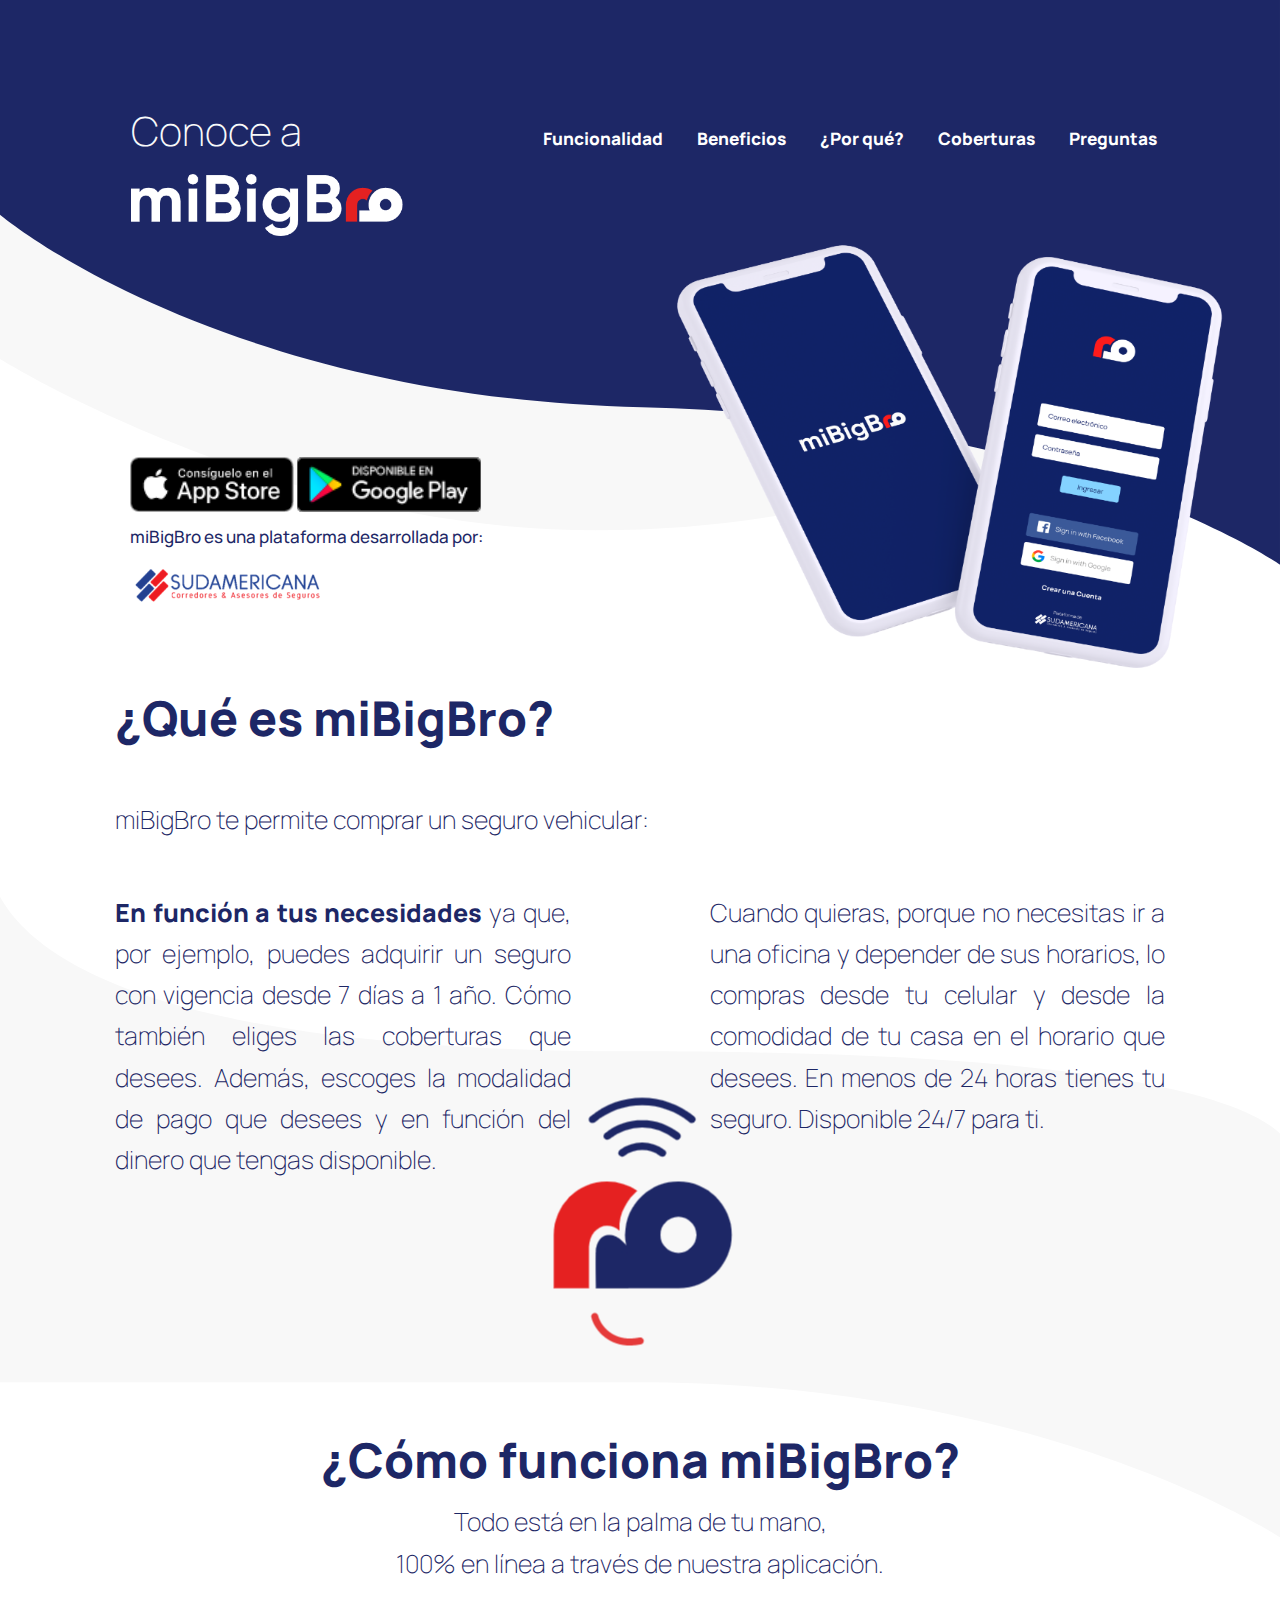
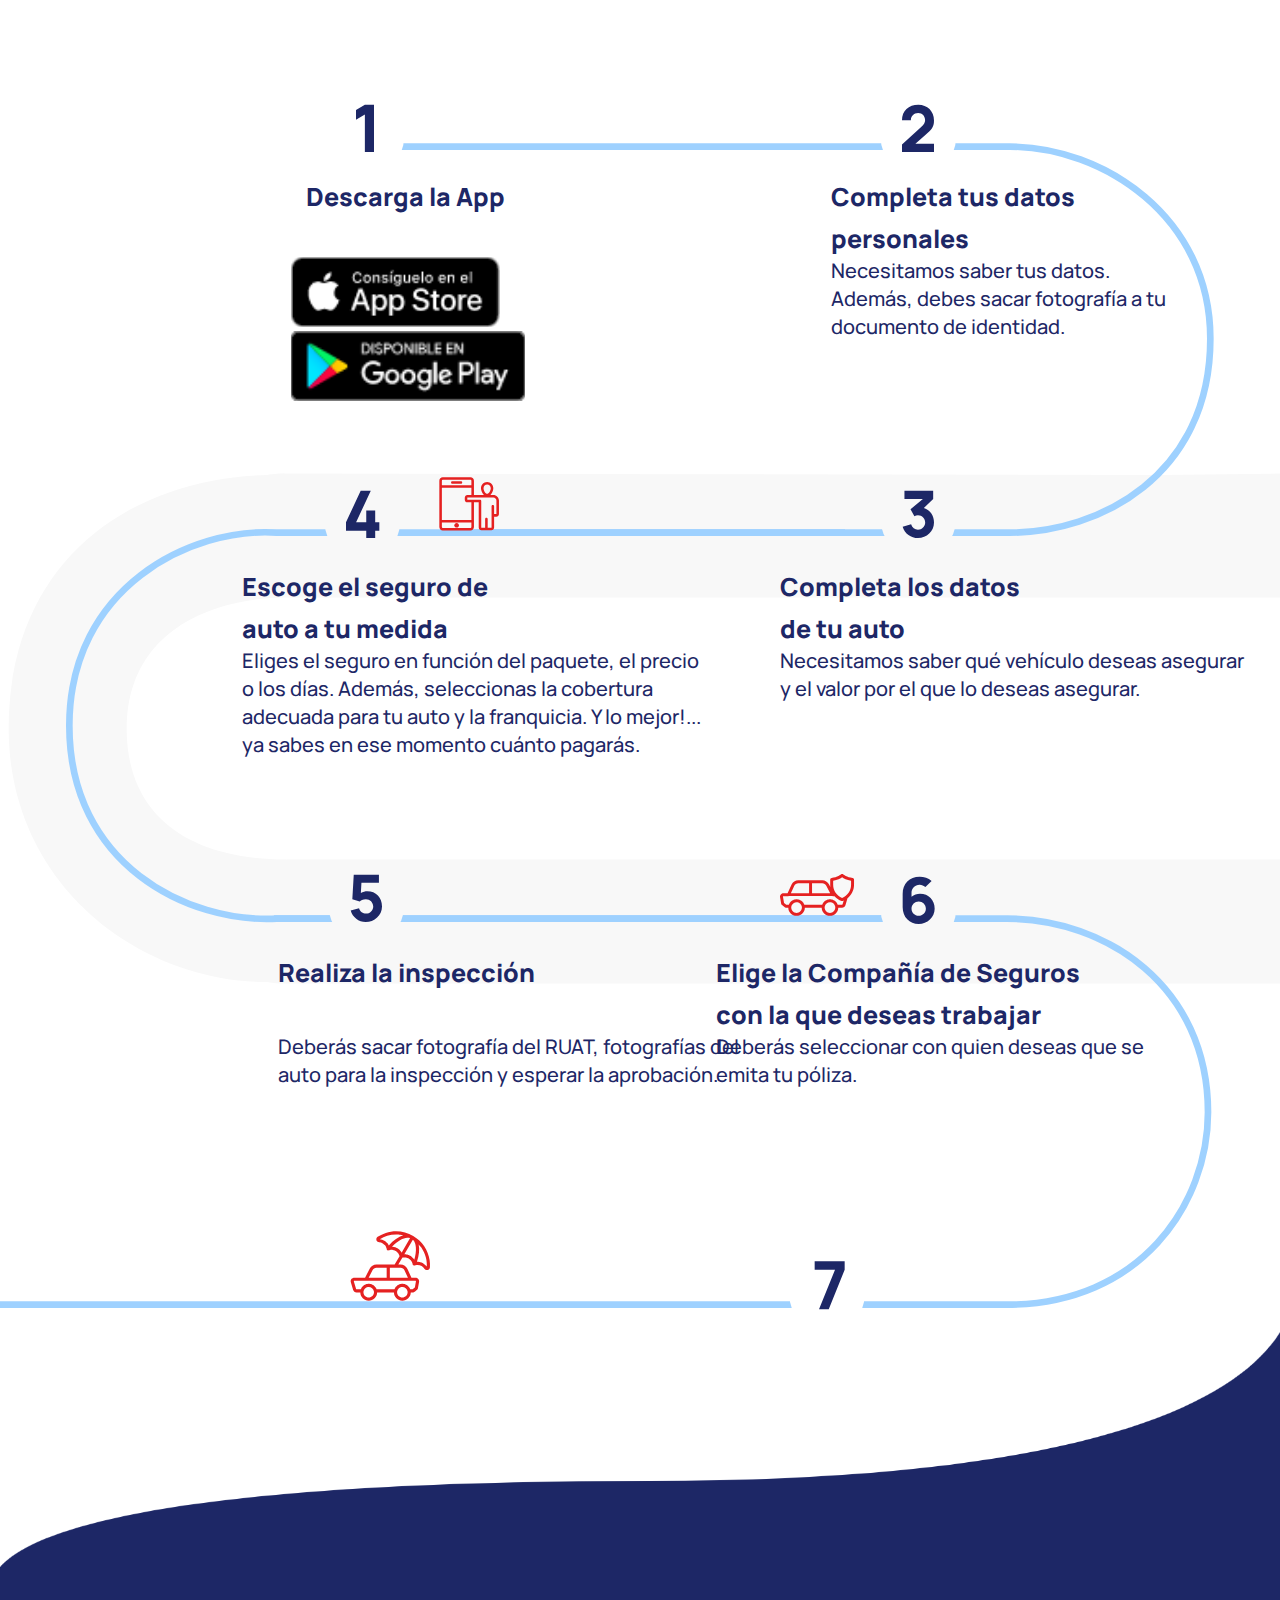
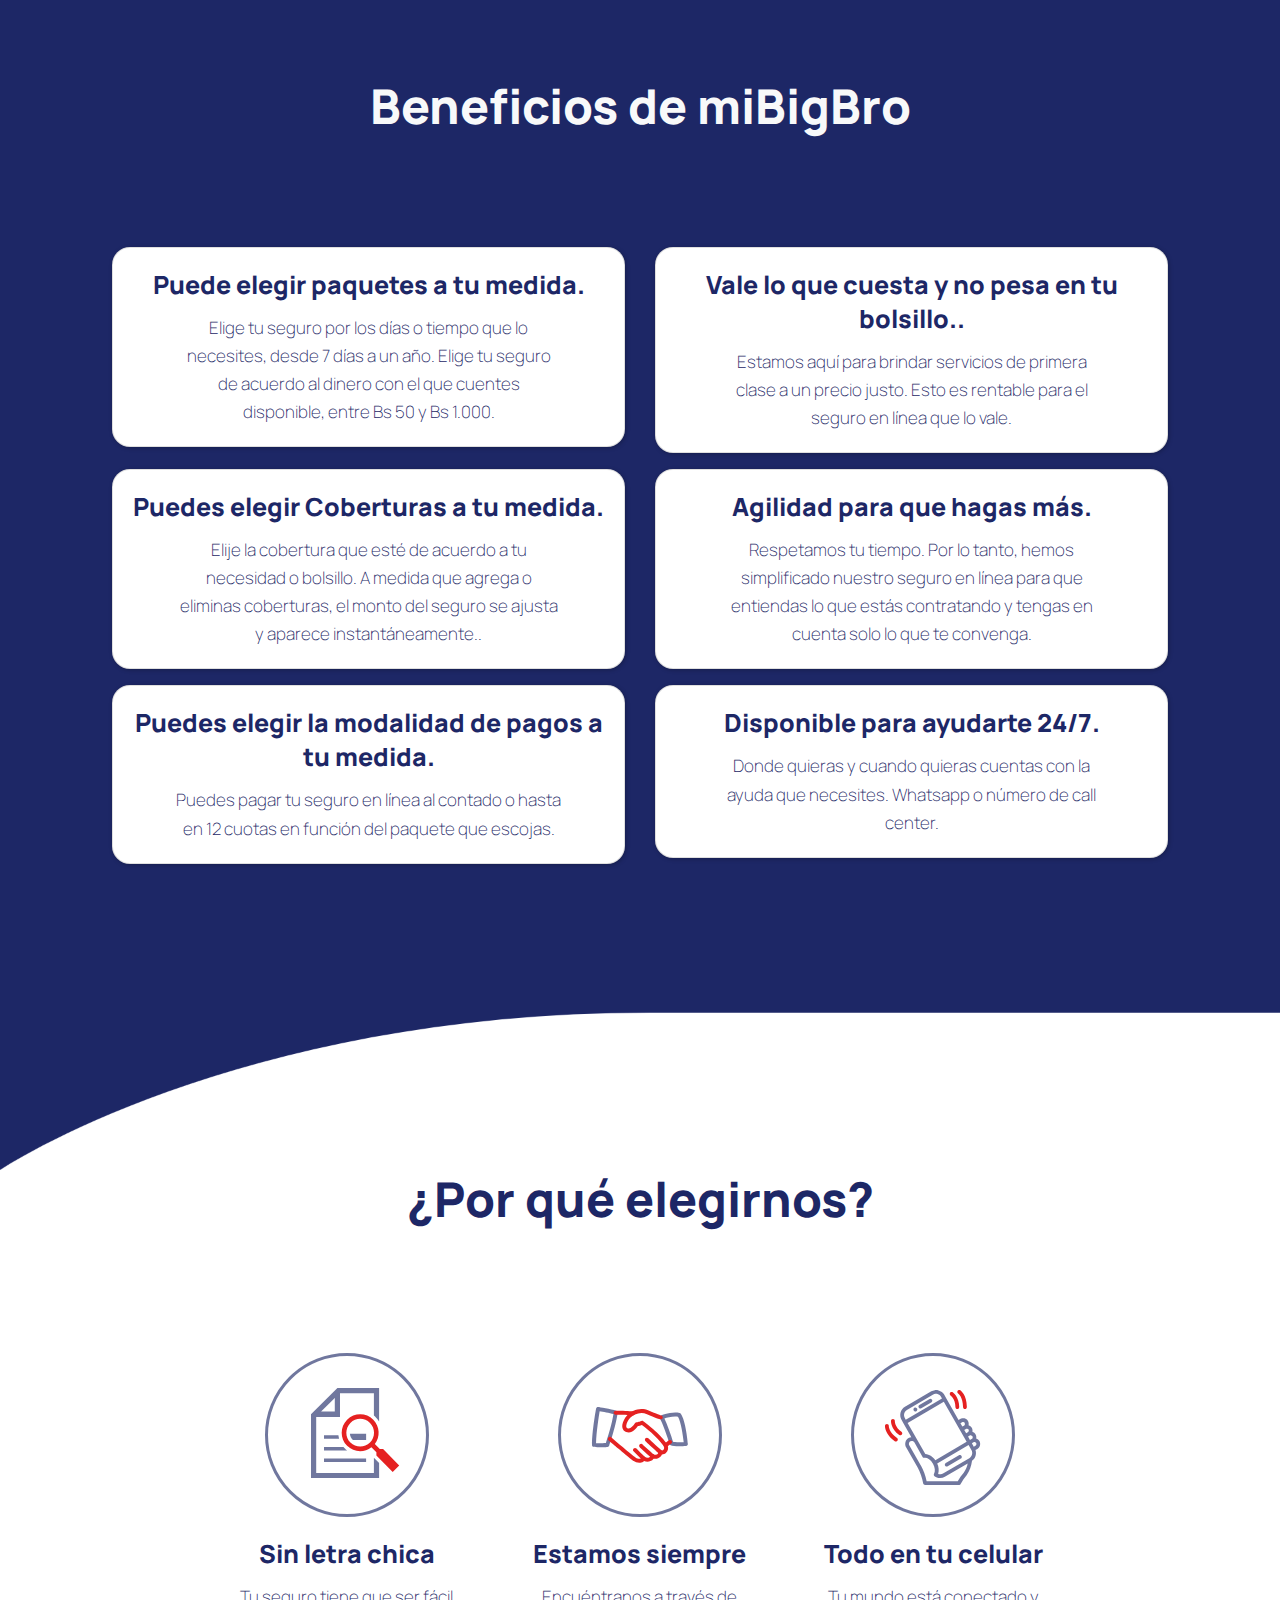
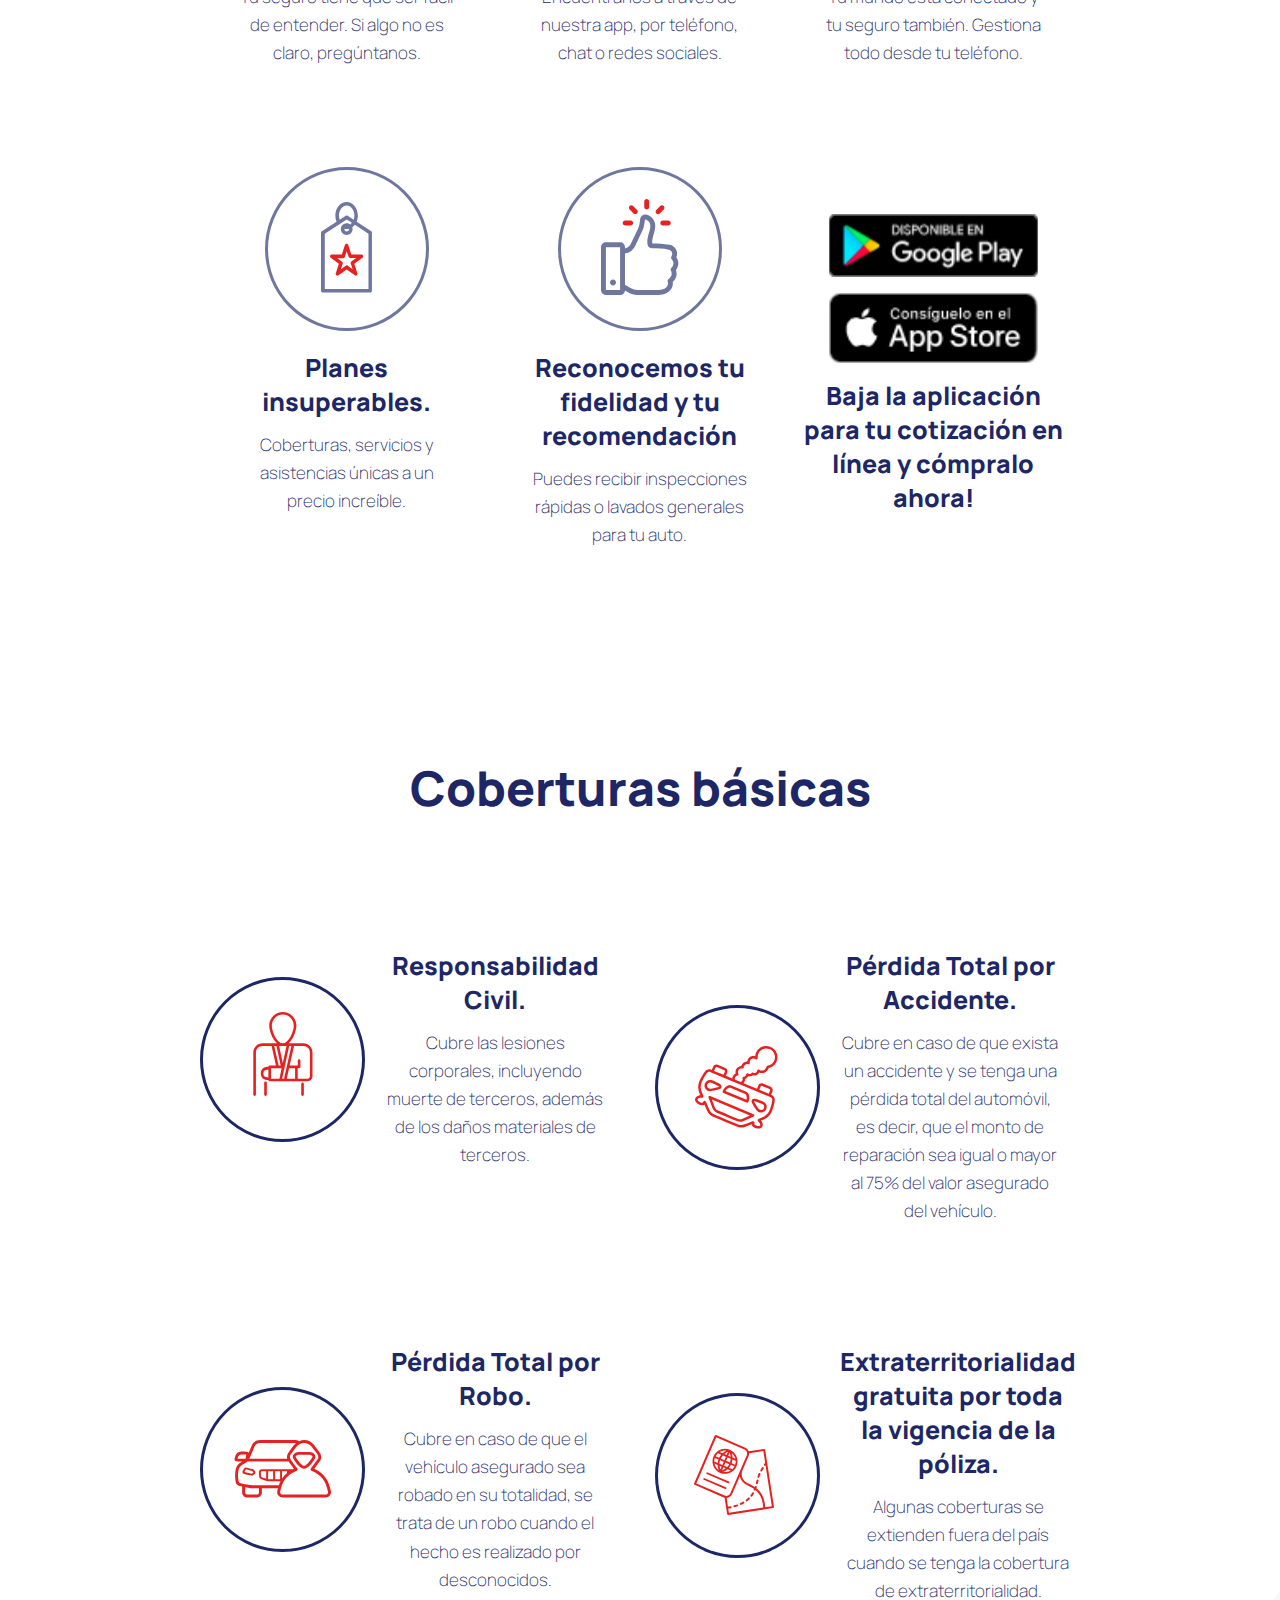
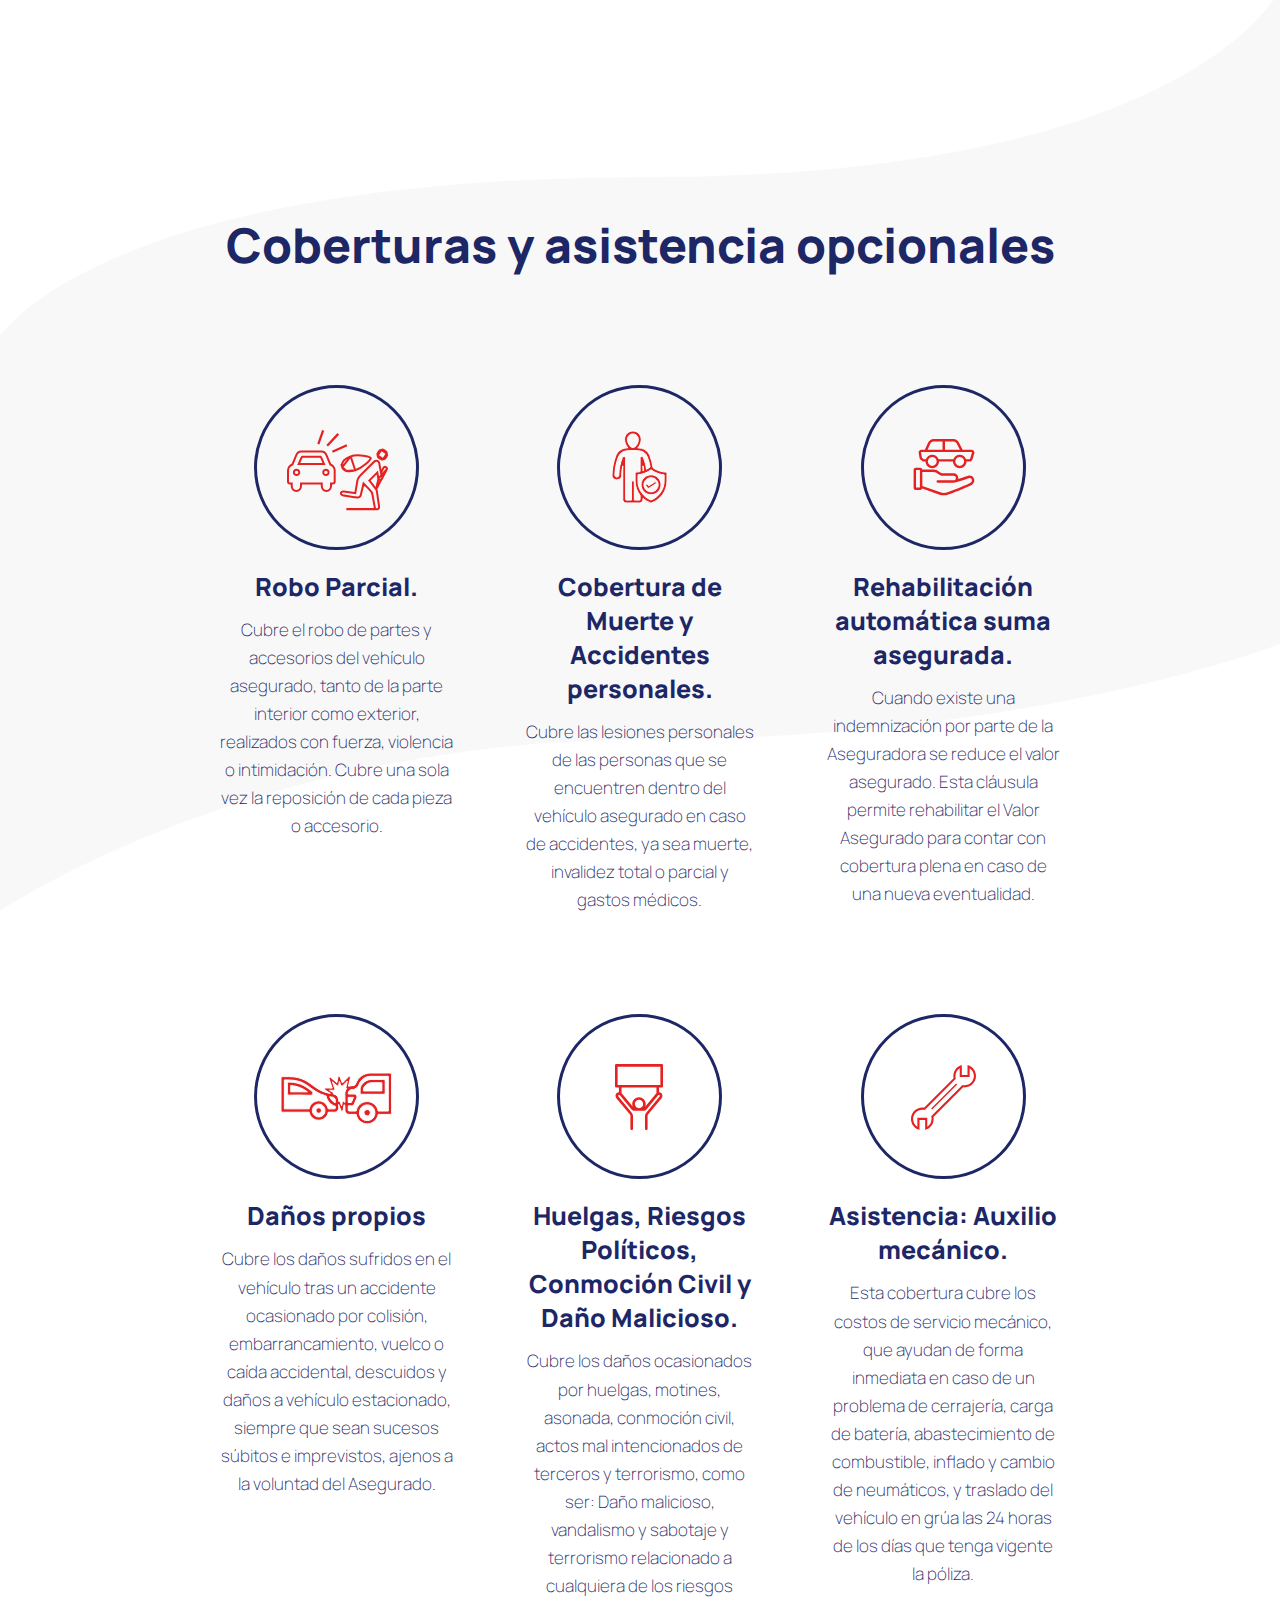
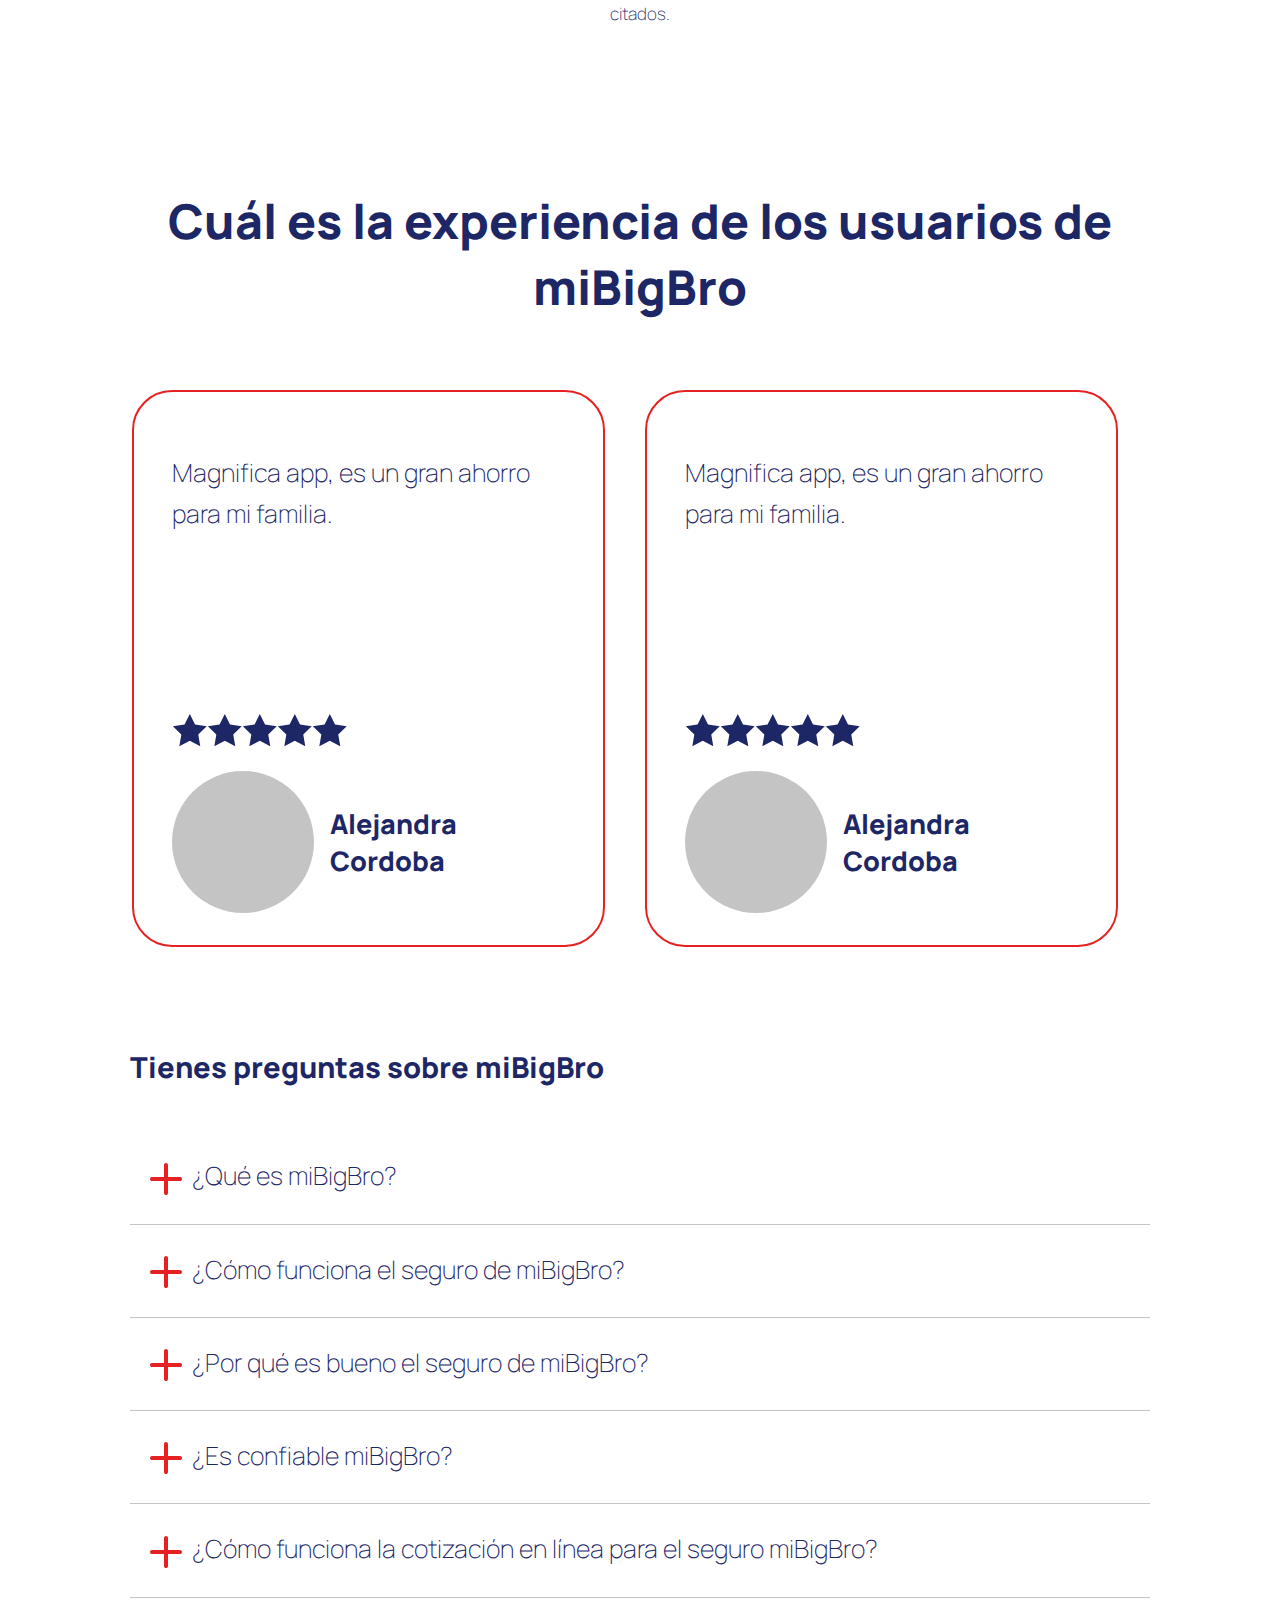
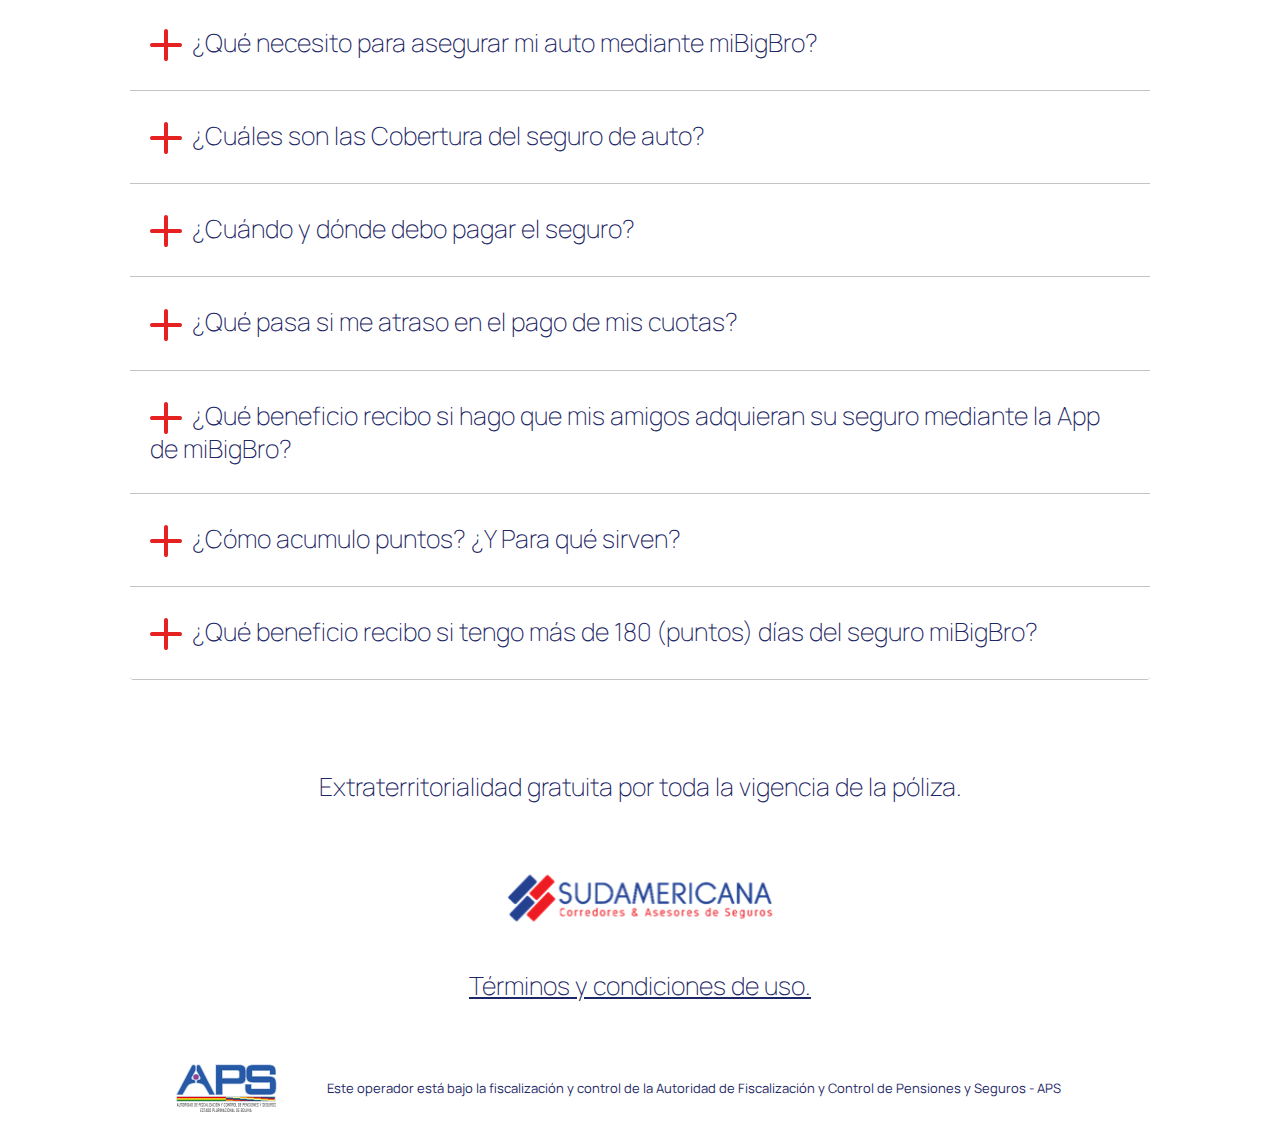
<file: index.html>
<!DOCTYPE html>
<html lang="es">
<head>
    <meta charset="UTF-8">    
    <meta name="viewport" content="width=device-width, initial-scale=1, shrink-to-fit=no">
    <title>miBigBro</title>
    <meta name="description" content="">
    <meta name="author" content="">
    <meta name="robots" content="index,follow">
    <link rel="icon" type="image/png" href="favicon.png" sizes="64x64">
    <link rel="preconnect" href="https://fonts.gstatic.com">
    <link href="https://fonts.googleapis.com/css2?family=Manrope:wght@200;300;400;500;600;700;800&display=swap" rel="stylesheet">
    <link rel="preload" href="assets/css/bootstrap.min.css" as="style">
    <link rel="preload" href="assets/css/styles.css" as="style">
    <link rel="preload" as="image" href="assets/img/logo-miBigBrog.png">
    <link rel="preload" as="image" href="assets/img/header-img-app.png">
    <link rel="preload" as="image" href="assets/img/logo-app-store.svg">
    <link rel="preload" as="image" href="assets/img/logo-google-play.svg">
    <link rel="preload" as="image" href="assets/img/logo-sudamericana.png">
    <link href="assets/css/bootstrap.min.css" rel="stylesheet">    
    <link href="assets/css/styles.css" rel="stylesheet">
</head>
<body class="overflow-x">
  <!-- Boton de volver arriba -->
  <button onclick="topFunction()" id="myBtn" title="Inicio">Inicio</button>

  <!-- Pagina -->
      <header class="position-relative"> 
          <nav class="navbar navbar-expand-lg navbar-dark position-absolute">            
              <a class="navbar-brand pl115" href="#">
                <h2 class="text-light">Conoce a</h2>
                <img class="logo img-fluid" src="assets/img/logo-miBigBrog.png" alt="Logo miBigBrog" />
              </a>   
              <a class="text-light p-2 openMenu"><img src="assets/icons/icon-menu.png" alt="icon" width="35"/></a>            
            
              <div id="navbarTogglerButton" class="collapse navbar-collapse" >                
                <ul class="navbar-nav">   
                  <li class="nav-item text-light closeMenu">X</li>               
                  <li class="nav-item">
                    <a class="nav-link" href="#comoFunciona">Funcionalidad</a>
                  </li>
                  <li class="nav-item">
                    <a class="nav-link" href="#beneficios">Beneficios</a>
                  </li>
                  <li class="nav-item">
                    <a class="nav-link" href="#porqueElegirnos">¿Por qué?</a>
                  </li>
                  <li class="nav-item">
                    <a class="nav-link" href="#coberturas">Coberturas</a>
                  </li>
                  <li class="nav-item">
                    <a class="nav-link" href="#faq">Preguntas</a>
                  </li>
                </ul>
              </div>
          </nav>
            <!--desktop-->
          <svg class="d-none-md" width="100vw" height="auto" viewBox="0 0 1920 847" fill="none" xmlns="http://www.w3.org/2000/svg">
            <path d="M0 164H1920L1899.5 596C1899.5 596 1937.5 670 1835 709C1586.5 596 1374.5 795.5 893.5 795.5C412.5 795.5 0 538.5 0 538.5V164Z" fill="#F8F8F8"/>
            <path d="M0 0H1920V847C1920 847 1601.5 626.136 963 611.05C324.5 595.964 0 322 0 322V0Z" fill="#1D2766"/>
          </svg>
          <!--movil-->
          <svg class="d-none-lg" width="100vw" height="auto" viewBox="0 0 375 193" fill="none" xmlns="http://www.w3.org/2000/svg">
            <path d="M0 -66H375V193C375 193 303 144.5 188.086 138.679C73.1719 132.857 0 72.1322 0 72.1322V-66Z" fill="#1D2766"/>
          </svg>                
          <div class="container-fluid position-app">
              <div class="row">
                  <div class="col-lg-6">
                    <div class="info-left px115">                      
                      <a href="https://apps.apple.com/us/app/sudamericana-srl/id1489213047" target="_blank"><img class="icon-app-store" src="assets/img/logo-app-store.svg" alt="logo App Store"/></a>
                      <a href="https://play.google.com/store/apps/details?id=com.sudseguros.sudsys_clientes&hl=es_BO" target="_blank"><img class="icon-app-googleplay" src="assets/img/logo-google-play.svg" alt="logo App Google Play"/></a>
                      <p>miBigBro es una plataforma desarrollada por:</p>
                      <a href="https://www.sudseguros.com/"  target="_blank"><img class="img-fluid" src="assets/img/logo-sudamericana.png" logo="Logo Suramericana" /></a>                  
                    </div>
                  </div>

                  <div class="  col-lg-6">
                    <img class="img-fluid header-img-app" src="assets/img/header-img-app.png" alt="App miBigBrog" />
                  </div>
              </div>
          </div>      
      </header>   
      <!--Sección => Que Es MiBigBro-->
      <section class="container-fluid position-relative vw-100" > 
          <div class="row ">
            <div class="col-12 p-0">
              <div id="QueEsMiBigBro">
                <h2 class="titulo px115">¿Qué es miBigBro?</h2>                        
                <p class="sub-title px115">miBigBro te permite comprar un seguro vehicular:</p>  
                <p class="description-1 pl115 text-justify"><strong>En función a tus necesidades</strong> ya que, por ejemplo, puedes adquirir un seguro con vigencia desde 7 días a 1 año. Cómo también eliges las coberturas que desees. Además, escoges la modalidad de pago que desees y en función del dinero que tengas disponible.</p>
                <p class="description-2 pr115 text-justify">Cuando quieras, porque no necesitas ir a una oficina y depender de sus horarios, lo compras desde tu celular y desde la comodidad de tu casa en el horario que desees. En menos de 24 horas tienes tu seguro. Disponible 24/7 para ti.</p>
                <img  class="icon-logo img-fluid" src="assets/img/icon-logo.png" alt="icon-logo" />             
                <!--desktop-->
                <svg class="d-none-md section-qs-background"  viewBox="0 0 1920 1117" fill="none" xmlns="http://www.w3.org/2000/svg">
                  <path d="M-5.09717 674V869H951.747C1575.67 869 1925.59 1105.04 1925.59 1105.04L1925.59 1117L1927.67 738.204L1927.67 563.5C1927.67 563.5 2119.83 372.559 951.747 372.559C249.054 372.559 45.5321 237.912 -5.09741 130.619V0.5C-5.09741 0.5 -38.6289 59.5603 -5.09741 130.619L-5.09717 674Z" fill="#F8F8F8"/>
                </svg>                    
                <!--movil-->                
                <svg class="d-none-lg section-qs-background" viewBox="0 0 375 352" fill="none" xmlns="http://www.w3.org/2000/svg">
                  <path d="M-4.37997 192.013H374.079L374.667 297.83C374.667 297.83 304.268 297.83 187.691 297.83C71.1151 297.83 -4.78719 352 -4.78719 352L-4.37997 192.013Z" fill="#F8F8F8"/>
                  <path d="M-4.78719 192.013H374.079L374.079 0C374.079 0 415.486 73.1442 186.515 73.1442C-42.4551 73.1442 -4.67395 73.1442 -4.67395 73.1442L-4.78719 192.013Z" fill="#F8F8F8"/>
                </svg>
              </div> 
            </div>
        </div>
      </section>
      <!--Sección => Como Funciona MiBigBro-->
      <section id="comoFunciona" class="vw-100">  
        <div class="container-fluid">
          <div class="row overflow-hidden">           
            <div class="col-md-12">
              <h2 class="title text-center">¿Cómo funciona miBigBro?</h2>   
              <p class="sub-title text-center">Todo está en la palma de tu mano, <br>
                100% en línea a través de nuestra aplicación.</p>
            </div>
            <div class="linea-ruta position-relative">
                <!--Fondo para Desktop-->
                <svg class="step-router-blue-lg" width="100vw" height="auto" viewBox="0 0 1920 1849" fill="none" xmlns="http://www.w3.org/2000/svg">
                  <path fill-rule="evenodd" clip-rule="evenodd" d="M430.075 1139.34L1920.5 1139.34L1920.5 1325.34L425.32 1325.34C417.889 1325.34 409.751 1324.76 401.037 1323.16L415.556 1231.25M430.075 1139.34C281 1139.34 190 1072 190 942.839C190 794 322.5 746.339 430.075 746.339C537.65 746.339 1920.5 746.339 1920.5 746.339L1920.5 560.339L1742 562.518L425.32 560.339C434.583 559.273 409.751 560.92 401.036 562.518C194.5 567.5 13.0001 691.5 13 942.839C13 1173.5 204.5 1323.16 401.037 1323.16" fill="#F8F8F8"/>
                  <path d="M411 1228H1510C1658.5 1228 1812 1328.5 1812 1518.5C1812 1655.5 1711 1807 1510 1807H-19" stroke="#9ED1FF" stroke-width="10"/>
                  <path d="M558 70H1514.5C1654 70.0003 1815.5 174.5 1815.5 358C1815.5 564 1648.5 649 1514.5 649H662" stroke="#9ED1FF" stroke-width="10"/>
                  <path d="M1389 1228L415 1228C281 1234.5 104 1146.5 104 938.5C104 730.5 286.5 640.5 415 649L1267.5 649" stroke="#9ED1FF" stroke-width="10"/>
                  <circle cx="549.5" cy="56.5" r="56.5" fill="white"/>
                  <circle cx="1377.5" cy="56.5" r="56.5" fill="white"/>
                  <circle cx="1377.5" cy="629.5" r="56.5" fill="#F8F8F8"/>
                  <circle cx="543.5" cy="633.5" r="56.5" fill="#F8F8F8"/>
                  <circle cx="549.5" cy="1209.5" r="56.5" fill="#F8F8F8"/>
                  <circle cx="1377.5" cy="1214.5" r="56.5" fill="#F8F8F8"/>
                  <path d="M547.303 78H561V7H547.303L534 14.9875V29.7792L547.303 21.5944V78Z" fill="#1D2766"/>
                  <path d="M1388.43 51.9796C1396.62 44.7248 1401 40.9523 1401 30.6022C1401 16.5763 1391 7 1377.57 7C1362.9 7 1353 15.9959 1353 30.312H1366.33C1366.14 24.5082 1370.71 19.3815 1377.29 19.3815C1383.57 19.3815 1387.67 24.0245 1387.67 30.4087C1387.67 33.4074 1386.05 36.7929 1381.76 40.6621L1353 66.5858V78H1401V65.6185H1373.1L1388.43 51.9796Z" fill="#1D2766"/>
                  <path d="M1385.78 612.056L1399.76 598.398V586H1356.68V598.398H1384.34L1365.77 613.993L1371.61 624.357C1373.24 623.389 1375.06 622.808 1376.97 622.808C1383.29 622.808 1387.79 627.748 1387.79 633.753C1387.79 639.759 1382.91 644.602 1376.97 644.602C1372.38 644.602 1367.98 641.696 1366.64 636.562L1354 639.952C1356.97 650.317 1366.64 657 1376.97 657C1389.99 657 1401 646.926 1401 633.753C1401 623.97 1395.64 615.059 1385.78 612.056Z" fill="#1D2766"/>
                  <path d="M549.388 657H562.786V645.956H569V633.432H562.786V615.682H549.388V633.432H534.146L556.184 586H541.039L519 633.432V645.956H549.388V657Z" fill="#1D2766"/>
                  <path d="M550.894 1187.02C547.914 1187.02 544.358 1187.79 541.282 1189.43L542.147 1174.27H568.387V1162H530.613L528.499 1199L539.552 1202.38C541.09 1200.93 544.07 1198.8 548.971 1198.8C554.93 1198.8 559.832 1203.63 559.832 1209.62C559.832 1215.61 554.93 1220.44 548.971 1220.44C544.454 1220.44 539.84 1217.35 538.591 1212.42L526 1215.81C528.883 1226.04 538.014 1233 548.491 1233C561.562 1233 573 1222.76 573 1209.62C573 1196.49 563.965 1187.02 550.894 1187.02Z" fill="#1D2766"/>
                  <path d="M1380.01 1190.78C1375.42 1190.78 1370.92 1192.3 1367.29 1195.05V1189.17C1367.29 1182.92 1372.07 1177.04 1379.53 1177.04C1382.69 1177.04 1385.84 1178.37 1388.14 1180.64L1397.41 1171.45C1392.34 1166.8 1386.22 1165 1379.53 1165C1364.04 1165 1354 1174.95 1354 1191.07V1210.88C1354 1225.76 1364.33 1236 1378 1236C1391 1236 1402 1225.95 1402 1213.06C1402 1200.17 1393.01 1190.78 1380.01 1190.78ZM1378 1223.68C1372.07 1223.68 1367.29 1218.75 1367.29 1213.06C1367.29 1207.18 1372.17 1202.35 1378.1 1202.35C1384.02 1202.35 1388.8 1207.18 1388.8 1213.06C1388.8 1218.94 1383.93 1223.68 1378 1223.68Z" fill="#1D2766"/>
                  <circle cx="1240.5" cy="1792.5" r="56.5" fill="white"/>
                  <path d="M1228.54 1814H1243.11L1267 1754.8V1742H1222V1754.8H1252.53L1228.54 1814Z" fill="#1D2766"/>
                  <path d="M531.512 1766.47H547.61L554.5 1753.25C556.354 1749.39 560.335 1746.9 564.642 1746.9H582.329C582.349 1746.9 582.366 1746.89 582.386 1746.89C582.407 1746.89 582.424 1746.9 582.444 1746.9H591.955L599.328 1734.27C599.239 1733.88 599.132 1733.5 599.006 1733.13C598.556 1731.81 597.903 1730.59 597.056 1729.51C597.019 1729.46 596.984 1729.41 596.947 1729.37C596.504 1728.82 596.016 1728.31 595.483 1727.85C595.445 1727.82 595.405 1727.79 595.367 1727.75C594.818 1727.29 594.23 1726.86 593.597 1726.49C592.974 1726.12 592.317 1725.83 591.643 1725.58C591.59 1725.56 591.537 1725.54 591.484 1725.52C590.82 1725.29 590.137 1725.11 589.445 1724.99C589.384 1724.98 589.323 1724.98 589.262 1724.97C587.851 1724.75 586.406 1724.78 584.997 1725.06C584.401 1725.18 583.81 1725.33 583.237 1725.54C582.576 1725.78 581.845 1725.72 581.237 1725.37C580.627 1725.03 580.202 1724.43 580.075 1723.74C580.052 1723.61 580.026 1723.47 579.992 1723.34C579.931 1723.11 579.919 1722.87 579.929 1722.64C579.83 1722.44 579.734 1722.23 579.665 1722.01C579.531 1721.59 579.33 1721.2 579.154 1720.8C578.722 1719.82 578.213 1718.89 577.554 1718.06C576.623 1716.9 575.478 1715.91 574.163 1715.14C572.48 1714.16 570.652 1713.6 568.73 1713.48C567.971 1713.44 567.287 1713.16 566.667 1712.79C566.074 1712.44 565.54 1712 565.163 1711.42C564.902 1711.02 564.701 1710.58 564.575 1710.1C564.262 1708.91 564.488 1707.74 565.072 1706.75C565.419 1706.15 565.861 1705.61 566.481 1705.2C570.303 1702.72 574.414 1700.81 578.697 1699.44C583.684 1697.85 588.906 1697 594.218 1697C603.168 1697 612.009 1699.4 619.801 1703.95C633.351 1711.86 642.239 1725.25 644.453 1740.33C644.966 1743.82 645.124 1747.39 644.902 1751.01C644.849 1751.78 644.598 1752.48 644.221 1753.08C643.435 1754.36 642.044 1755.2 640.419 1755.2C638.877 1755.2 637.446 1754.42 636.592 1753.1C635.544 1751.49 634.162 1750.17 632.485 1749.19C630.461 1748.01 628.132 1747.45 625.813 1747.54C625.126 1747.56 624.436 1747.63 623.75 1747.78C623.727 1747.78 623.705 1747.77 623.682 1747.78C623.442 1747.82 623.201 1747.85 622.962 1747.86C622.792 1747.95 622.644 1748.08 622.451 1748.14C622.326 1748.17 622.195 1748.21 622.081 1748.25C621.825 1748.34 621.56 1748.39 621.295 1748.39C620.872 1748.39 620.45 1748.27 620.078 1748.05C619.474 1747.69 619.059 1747.08 618.946 1746.39C618.841 1745.74 618.666 1745.11 618.46 1744.5C618.007 1743.17 617.345 1741.93 616.488 1740.85C616.456 1740.81 616.425 1740.76 616.393 1740.72C615.949 1740.18 615.457 1739.67 614.923 1739.2C614.883 1739.16 614.84 1739.13 614.799 1739.1C614.25 1738.63 613.664 1738.2 613.032 1737.84C612.417 1737.48 611.768 1737.18 611.103 1736.94C611.035 1736.91 610.967 1736.88 610.898 1736.86C610.258 1736.64 609.6 1736.47 608.933 1736.36C608.828 1736.34 608.722 1736.32 608.616 1736.31C607.946 1736.21 607.27 1736.15 606.593 1736.17C606.56 1736.17 606.528 1736.17 606.495 1736.17C605.839 1736.19 605.186 1736.27 604.541 1736.4C604.171 1736.47 603.806 1736.56 603.444 1736.67L597.468 1746.9H600.89C605.4 1746.9 609.462 1749.57 611.213 1753.63L617.165 1766.47H623.214C624.854 1766.47 626.393 1767.19 627.438 1768.45C628.476 1769.7 628.899 1771.33 628.605 1772.9L626.843 1782.87C626.745 1783.42 626.457 1783.92 626.028 1784.28L624.687 1785.41C623.595 1786.33 622.652 1787.12 621.373 1788.17C620.946 1788.53 620.411 1788.72 619.859 1788.72H616.16C615.979 1795.54 610.4 1801.05 603.532 1801.05C596.664 1801.05 591.084 1795.54 590.903 1788.72H565.703C565.522 1795.54 559.944 1801.05 553.075 1801.05C546.207 1801.05 540.629 1795.54 540.448 1788.72H534.844C532.421 1788.72 530.257 1787.1 529.588 1784.8L526.235 1773.51C525.734 1771.84 526.043 1770.09 527.082 1768.69C528.133 1767.28 529.747 1766.47 531.512 1766.47ZM608.445 1731.49C608.739 1731.52 609.03 1731.56 609.321 1731.6C609.738 1731.66 610.151 1731.75 610.563 1731.84C610.934 1731.92 611.3 1732.01 611.664 1732.12C612.094 1732.25 612.52 1732.39 612.939 1732.55C613.204 1732.65 613.465 1732.75 613.725 1732.87C614.175 1733.07 614.616 1733.29 615.048 1733.52C615.175 1733.59 615.31 1733.64 615.435 1733.71C616.269 1734.2 617.031 1734.77 617.759 1735.38C617.889 1735.49 618.013 1735.6 618.139 1735.71C618.828 1736.32 619.474 1736.97 620.05 1737.67C620.063 1737.69 620.077 1737.7 620.09 1737.72C620.572 1738.31 621.021 1738.93 621.417 1739.58C621.517 1739.24 621.626 1738.9 621.719 1738.56C621.777 1738.36 621.834 1738.15 621.889 1737.95C622.128 1737.06 622.349 1736.17 622.545 1735.3C622.556 1735.26 622.569 1735.21 622.58 1735.16C624.125 1728.22 624.312 1721.97 623.188 1717.1C623.183 1717.09 623.179 1717.07 623.174 1717.05C623.023 1716.4 622.846 1715.78 622.649 1715.19C622.629 1715.13 622.61 1715.07 622.59 1715.01C622.387 1714.41 622.161 1713.85 621.911 1713.31C621.901 1713.29 621.893 1713.26 621.883 1713.24C621.621 1712.68 621.332 1712.16 621.019 1711.66C620.982 1711.6 620.94 1711.55 620.903 1711.5C620.646 1711.1 620.371 1710.73 620.082 1710.38C619.951 1710.23 619.812 1710.08 619.675 1709.94C619.549 1709.8 619.416 1709.68 619.285 1709.55L606.529 1731.39C606.72 1731.39 606.906 1731.42 607.096 1731.42C607.546 1731.43 607.996 1731.45 608.445 1731.49ZM627.752 1742.82C627.922 1742.84 628.089 1742.87 628.259 1742.89C628.823 1742.95 629.382 1743.05 629.937 1743.17C630.128 1743.21 630.319 1743.25 630.509 1743.29C631.145 1743.46 631.77 1743.66 632.385 1743.9C632.599 1743.98 632.807 1744.07 633.017 1744.16C633.578 1744.4 634.129 1744.66 634.663 1744.97C634.737 1745.01 634.819 1745.03 634.893 1745.08C636.977 1746.29 638.794 1747.96 640.187 1749.91C640.193 1749.77 640.186 1749.63 640.191 1749.49C640.235 1748.27 640.224 1747.06 640.174 1745.86C640.156 1745.43 640.131 1745.01 640.102 1744.59C640.022 1743.44 639.905 1742.29 639.74 1741.15C639.711 1740.95 639.696 1740.74 639.664 1740.54C639.455 1739.22 639.176 1737.92 638.855 1736.63C638.771 1736.29 638.677 1735.96 638.585 1735.62C638.282 1734.51 637.943 1733.42 637.559 1732.34C637.485 1732.13 637.422 1731.92 637.345 1731.71C636.876 1730.45 636.348 1729.22 635.771 1728.01C635.648 1727.75 635.513 1727.5 635.385 1727.24C634.869 1726.21 634.315 1725.19 633.723 1724.2C633.597 1723.99 633.479 1723.78 633.351 1723.57C632.637 1722.42 631.872 1721.3 631.057 1720.21C630.917 1720.03 630.767 1719.85 630.624 1719.67C629.904 1718.74 629.146 1717.84 628.352 1716.96C628.242 1716.84 628.133 1716.72 628.021 1716.6C629.512 1723.64 628.689 1732.72 625.438 1742.77C625.515 1742.77 625.591 1742.78 625.668 1742.78C626.363 1742.75 627.059 1742.76 627.752 1742.82ZM569.739 1708.78C572.124 1709.03 574.464 1709.8 576.55 1711.01C577.391 1711.5 578.166 1712.08 578.901 1712.69C579.096 1712.86 579.269 1713.04 579.456 1713.21C579.972 1713.68 580.459 1714.17 580.91 1714.7C581.101 1714.93 581.284 1715.16 581.464 1715.39C581.879 1715.93 582.252 1716.49 582.596 1717.08C582.737 1717.32 582.888 1717.55 583.017 1717.79C583.075 1717.9 583.152 1718 583.207 1718.12C590.233 1710.51 597.809 1705.25 604.773 1703.04C604.781 1703.04 604.789 1703.03 604.798 1703.03C604.601 1702.98 604.405 1702.94 604.208 1702.89C603.668 1702.77 603.128 1702.65 602.584 1702.55C602.204 1702.48 601.823 1702.42 601.441 1702.36C600.888 1702.27 600.334 1702.18 599.778 1702.11C599.412 1702.07 599.045 1702.04 598.679 1702C598.102 1701.95 597.527 1701.89 596.948 1701.85C596.659 1701.83 596.369 1701.83 596.079 1701.82C595.456 1701.8 594.832 1701.77 594.207 1701.77C589.656 1701.77 585.175 1702.45 580.881 1703.74C576.982 1704.92 573.234 1706.59 569.739 1708.78ZM589 1720.14C590.296 1720.27 591.57 1720.53 592.807 1720.95C593.052 1721.03 593.296 1721.12 593.537 1721.21C593.841 1721.33 594.142 1721.45 594.44 1721.58C594.795 1721.74 595.142 1721.92 595.486 1722.11C595.656 1722.2 595.834 1722.27 596.001 1722.37C596.84 1722.86 597.608 1723.43 598.339 1724.04C598.491 1724.17 598.631 1724.31 598.779 1724.44C599.355 1724.96 599.89 1725.51 600.386 1726.09C600.52 1726.25 600.656 1726.4 600.784 1726.57C601.361 1727.3 601.895 1728.07 602.343 1728.89C602.345 1728.89 602.347 1728.89 602.349 1728.9C602.364 1728.93 602.385 1728.95 602.4 1728.98L615.162 1707.12C615.102 1707.1 615.046 1707.08 614.986 1707.06C614.737 1706.99 614.479 1706.94 614.221 1706.89C614.014 1706.85 613.808 1706.8 613.596 1706.77C613.297 1706.73 612.991 1706.7 612.682 1706.68C612.519 1706.67 612.355 1706.66 612.19 1706.65C611.766 1706.64 611.336 1706.64 610.896 1706.67C610.88 1706.67 610.863 1706.67 610.847 1706.67C604.605 1707.08 596.8 1711.41 589.445 1718.53C588.94 1719.03 588.435 1719.52 587.934 1720.04C588.151 1720.05 588.365 1720.09 588.582 1720.1C588.722 1720.11 588.861 1720.13 589 1720.14ZM558.756 1755.38L552.983 1766.46H580.006V1751.66H564.642C562.153 1751.66 559.856 1753.09 558.756 1755.38ZM606.868 1755.58C605.844 1753.2 603.497 1751.66 600.89 1751.66H584.766V1766.46H611.914L606.868 1755.58ZM603.532 1796.29C607.889 1796.29 611.433 1792.74 611.433 1788.39C611.433 1787.86 611.379 1787.33 611.267 1786.81C610.524 1783.13 607.271 1780.46 603.532 1780.46C603.063 1780.46 602.601 1780.5 602.151 1780.58C599.001 1781.14 596.431 1783.59 595.791 1786.83C595.684 1787.34 595.63 1787.86 595.63 1788.39C595.63 1792.74 599.174 1796.29 603.532 1796.29ZM553.076 1796.29C557.432 1796.29 560.977 1792.74 560.977 1788.39C560.977 1787.86 560.922 1787.33 560.811 1786.81C560.067 1783.13 556.814 1780.46 553.076 1780.46C552.606 1780.46 552.144 1780.5 551.694 1780.58C548.545 1781.14 545.975 1783.59 545.336 1786.84C545.229 1787.33 545.174 1787.86 545.174 1788.39C545.174 1792.74 548.719 1796.29 553.076 1796.29ZM530.795 1772.14L534.154 1783.46C534.24 1783.75 534.523 1783.96 534.844 1783.96H541.213C541.227 1783.92 541.249 1783.88 541.264 1783.85C541.342 1783.64 541.448 1783.45 541.536 1783.25C541.728 1782.82 541.925 1782.39 542.161 1781.99C542.293 1781.76 542.446 1781.55 542.591 1781.34C542.826 1780.99 543.067 1780.64 543.335 1780.32C543.51 1780.11 543.697 1779.91 543.885 1779.71C544.163 1779.42 544.449 1779.13 544.754 1778.87C544.964 1778.68 545.178 1778.51 545.4 1778.34C545.72 1778.09 546.051 1777.87 546.394 1777.65C546.629 1777.5 546.861 1777.36 547.106 1777.23C547.472 1777.03 547.852 1776.86 548.237 1776.7C548.483 1776.6 548.722 1776.49 548.975 1776.4C549.408 1776.25 549.855 1776.15 550.307 1776.04C550.531 1775.99 550.747 1775.92 550.975 1775.88C551.661 1775.77 552.361 1775.7 553.075 1775.7C553.786 1775.7 554.483 1775.77 555.167 1775.88C555.397 1775.92 555.615 1775.99 555.84 1776.05C556.286 1776.15 556.729 1776.25 557.158 1776.4C557.417 1776.49 557.662 1776.6 557.913 1776.71C558.288 1776.87 558.658 1777.03 559.015 1777.22C559.271 1777.36 559.515 1777.51 559.762 1777.67C560.086 1777.87 560.401 1778.08 560.705 1778.31C560.946 1778.5 561.178 1778.69 561.405 1778.89C561.683 1779.13 561.945 1779.39 562.202 1779.66C562.416 1779.88 562.627 1780.11 562.824 1780.35C563.059 1780.63 563.27 1780.93 563.479 1781.24C563.655 1781.49 563.835 1781.74 563.993 1782.01C564.192 1782.35 564.357 1782.72 564.525 1783.08C564.645 1783.34 564.782 1783.59 564.884 1783.86C564.898 1783.89 564.918 1783.92 564.931 1783.96H591.668C591.683 1783.92 591.705 1783.88 591.72 1783.85C591.798 1783.64 591.904 1783.45 591.992 1783.25C592.183 1782.82 592.38 1782.39 592.617 1781.99C592.749 1781.76 592.901 1781.55 593.046 1781.34C593.282 1780.99 593.522 1780.64 593.791 1780.32C593.966 1780.11 594.152 1779.91 594.34 1779.71C594.618 1779.42 594.905 1779.13 595.209 1778.87C595.42 1778.68 595.634 1778.51 595.855 1778.34C596.176 1778.09 596.507 1777.87 596.85 1777.65C597.085 1777.5 597.317 1777.36 597.561 1777.23C597.928 1777.03 598.308 1776.86 598.694 1776.7C598.939 1776.6 599.178 1776.49 599.43 1776.4C599.864 1776.25 600.312 1776.15 600.764 1776.04C600.988 1775.99 601.204 1775.92 601.432 1775.88C602.118 1775.77 602.818 1775.7 603.532 1775.7C604.243 1775.7 604.94 1775.77 605.624 1775.88C605.853 1775.92 606.071 1775.99 606.297 1776.05C606.743 1776.15 607.186 1776.25 607.614 1776.4C607.873 1776.49 608.118 1776.6 608.37 1776.71C608.745 1776.87 609.115 1777.03 609.472 1777.22C609.728 1777.36 609.972 1777.51 610.218 1777.67C610.543 1777.87 610.858 1778.08 611.162 1778.31C611.403 1778.5 611.635 1778.69 611.862 1778.89C612.14 1779.13 612.402 1779.39 612.658 1779.66C612.873 1779.88 613.084 1780.11 613.281 1780.35C613.516 1780.63 613.726 1780.93 613.936 1781.24C614.112 1781.49 614.292 1781.74 614.449 1782.01C614.649 1782.35 614.814 1782.72 614.982 1783.08C615.102 1783.34 615.238 1783.59 615.341 1783.86C615.354 1783.89 615.375 1783.92 615.388 1783.96H619.002C619.953 1783.17 620.739 1782.51 621.624 1781.76L622.306 1781.19L623.922 1772.05C623.97 1771.79 623.869 1771.6 623.776 1771.49C623.695 1771.39 623.514 1771.23 623.214 1771.23H615.646C615.624 1771.23 615.604 1771.22 615.582 1771.22H549.121C549.098 1771.22 549.077 1771.23 549.053 1771.23H531.512C531.178 1771.23 530.987 1771.41 530.903 1771.53C530.808 1771.66 530.712 1771.86 530.795 1772.14Z" fill="#E52121"/>
                  <path d="M1278.94 1166.92C1270.46 1166.5 1264.7 1161.6 1264.65 1161.55C1263.81 1160.82 1262.56 1160.82 1261.72 1161.55C1261.66 1161.6 1255.98 1166.5 1247.42 1166.92C1246.24 1166.98 1245.31 1167.96 1245.31 1169.14V1177.17C1245.31 1178.36 1245.41 1179.53 1245.57 1180.68L1243.42 1176.57C1241.61 1172.78 1237.7 1170.33 1233.47 1170.33H1215.89C1215.87 1170.33 1215.86 1170.32 1215.85 1170.32C1215.84 1170.32 1215.82 1170.33 1215.81 1170.33H1197.46C1193.04 1170.33 1189.06 1172.94 1187.37 1176.92L1181.39 1189.76H1175.29C1173.71 1189.76 1172.22 1190.46 1171.21 1191.67C1170.21 1192.88 1169.8 1194.46 1170.09 1195.99L1171.84 1205.9C1171.94 1206.41 1172.21 1206.88 1172.61 1207.22L1177.2 1211.06C1177.6 1211.39 1178.11 1211.57 1178.63 1211.57H1182.43C1182.54 1218.34 1188.07 1223.81 1194.86 1223.81C1201.65 1223.81 1207.18 1218.34 1207.29 1211.57H1232.54C1232.65 1218.34 1238.18 1223.81 1244.97 1223.81C1251.75 1223.81 1257.27 1218.34 1257.38 1211.57H1263.07C1265.42 1211.57 1267.51 1210.01 1268.16 1207.78L1271.24 1197.37C1277.31 1192.57 1281.05 1185.17 1281.05 1177.17V1169.14C1281.05 1167.96 1280.13 1166.98 1278.94 1166.92ZM1239.45 1178.55L1245.28 1189.75H1218.07V1174.77H1233.47C1236 1174.77 1238.33 1176.23 1239.45 1178.55ZM1191.42 1178.73C1192.45 1176.32 1194.82 1174.77 1197.46 1174.77H1213.63V1189.75H1186.29L1191.42 1178.73ZM1194.86 1219.37C1190.45 1219.37 1186.87 1215.78 1186.87 1211.37C1186.87 1210.84 1186.92 1210.32 1187.02 1209.8C1187.02 1209.79 1187.02 1209.79 1187.02 1209.79C1187.44 1207.7 1188.69 1205.95 1190.35 1204.81C1191.65 1203.92 1193.2 1203.38 1194.86 1203.38C1195.34 1203.38 1195.81 1203.42 1196.26 1203.5C1199.45 1204.07 1202.05 1206.54 1202.7 1209.79L1202.7 1209.79C1202.81 1210.32 1202.86 1210.84 1202.86 1211.37C1202.86 1215.78 1199.27 1219.37 1194.86 1219.37ZM1244.97 1219.37C1240.56 1219.37 1236.98 1215.78 1236.98 1211.37C1236.98 1210.83 1237.02 1210.31 1237.13 1209.79C1237.88 1206.07 1241.17 1203.38 1244.97 1203.38C1245.92 1203.38 1246.83 1203.55 1247.68 1203.86C1250.24 1204.79 1252.23 1207 1252.79 1209.79C1252.89 1210.31 1252.94 1210.83 1252.94 1211.37C1252.94 1215.78 1249.37 1219.37 1244.97 1219.37ZM1263.89 1206.54C1263.79 1206.88 1263.45 1207.13 1263.07 1207.13H1256.64C1256.62 1207.08 1256.59 1207.03 1256.57 1206.97C1256.48 1206.74 1256.37 1206.52 1256.26 1206.29C1256.09 1205.9 1255.91 1205.51 1255.69 1205.14C1255.56 1204.91 1255.4 1204.69 1255.25 1204.46C1255.03 1204.13 1254.8 1203.8 1254.54 1203.49C1254.36 1203.28 1254.18 1203.08 1253.99 1202.88C1253.72 1202.59 1253.44 1202.32 1253.15 1202.06C1252.94 1201.88 1252.73 1201.7 1252.51 1201.53C1252.19 1201.29 1251.87 1201.07 1251.53 1200.86C1251.3 1200.72 1251.07 1200.57 1250.83 1200.44C1250.47 1200.25 1250.1 1200.08 1249.72 1199.92C1249.48 1199.82 1249.25 1199.71 1249 1199.63C1248.57 1199.48 1248.13 1199.38 1247.69 1199.27C1247.47 1199.22 1247.26 1199.16 1247.03 1199.12C1246.36 1199 1245.67 1198.94 1244.97 1198.94C1244.27 1198.94 1243.58 1199 1242.9 1199.12C1242.68 1199.16 1242.47 1199.23 1242.24 1199.28C1241.8 1199.38 1241.36 1199.48 1240.94 1199.63C1240.69 1199.71 1240.45 1199.82 1240.2 1199.93C1239.83 1200.08 1239.46 1200.25 1239.1 1200.44C1238.85 1200.57 1238.62 1200.72 1238.39 1200.87C1238.06 1201.07 1237.73 1201.29 1237.42 1201.53C1237.2 1201.7 1236.98 1201.88 1236.77 1202.06C1236.48 1202.32 1236.21 1202.59 1235.94 1202.87C1235.75 1203.08 1235.56 1203.28 1235.38 1203.5C1235.13 1203.8 1234.9 1204.13 1234.68 1204.45C1234.52 1204.68 1234.36 1204.9 1234.22 1205.14C1234.01 1205.51 1233.84 1205.89 1233.67 1206.27C1233.56 1206.51 1233.44 1206.73 1233.34 1206.98C1233.32 1207.03 1233.29 1207.08 1233.27 1207.13H1206.56C1206.54 1207.08 1206.51 1207.03 1206.49 1206.97C1206.4 1206.74 1206.28 1206.52 1206.18 1206.29C1206 1205.9 1205.82 1205.51 1205.61 1205.14C1205.47 1204.91 1205.31 1204.69 1205.16 1204.46C1204.94 1204.13 1204.71 1203.8 1204.45 1203.5C1204.28 1203.28 1204.09 1203.08 1203.9 1202.88C1203.63 1202.59 1203.35 1202.32 1203.06 1202.06C1202.85 1201.88 1202.63 1201.7 1202.41 1201.53C1202.1 1201.29 1201.78 1201.07 1201.44 1200.86C1201.21 1200.72 1200.98 1200.57 1200.74 1200.44C1200.38 1200.25 1200.01 1200.08 1199.63 1199.93C1199.39 1199.82 1199.15 1199.71 1198.9 1199.63C1198.47 1199.48 1198.03 1199.38 1197.59 1199.28C1197.37 1199.23 1197.16 1199.16 1196.93 1199.12C1196.26 1199 1195.57 1198.94 1194.86 1198.94C1194.16 1198.94 1193.47 1199 1192.8 1199.12C1192.57 1199.16 1192.36 1199.22 1192.14 1199.27C1191.7 1199.37 1191.26 1199.48 1190.83 1199.63C1190.58 1199.71 1190.35 1199.82 1190.1 1199.92C1189.72 1200.08 1189.35 1200.25 1188.99 1200.44C1188.75 1200.57 1188.52 1200.72 1188.29 1200.86C1187.95 1201.07 1187.63 1201.29 1187.31 1201.53C1187.09 1201.7 1186.88 1201.88 1186.67 1202.06C1186.38 1202.32 1186.1 1202.59 1185.83 1202.88C1185.64 1203.08 1185.45 1203.28 1185.27 1203.49C1185.02 1203.8 1184.79 1204.13 1184.56 1204.46C1184.41 1204.69 1184.26 1204.91 1184.12 1205.14C1183.91 1205.51 1183.73 1205.89 1183.55 1206.28C1183.45 1206.52 1183.33 1206.74 1183.24 1206.98C1183.22 1207.03 1183.19 1207.08 1183.17 1207.13H1179.43L1176.08 1204.33L1174.46 1195.2C1174.4 1194.87 1174.52 1194.65 1174.63 1194.51C1174.73 1194.4 1174.94 1194.2 1175.29 1194.2H1182.8C1182.83 1194.2 1182.86 1194.19 1182.88 1194.19H1248.86C1248.89 1194.19 1248.92 1194.2 1248.95 1194.2H1251.79C1254.62 1197.41 1258.24 1199.95 1262.44 1201.45C1262.68 1201.53 1262.93 1201.57 1263.19 1201.57C1263.44 1201.57 1263.69 1201.53 1263.93 1201.44C1264.5 1201.24 1265.06 1201.01 1265.6 1200.77L1263.89 1206.54ZM1276.61 1177.17C1276.61 1185.89 1271.25 1193.75 1263.19 1196.98C1255.12 1193.75 1249.75 1185.89 1249.75 1177.17V1171.18C1256.15 1170.38 1260.91 1167.6 1263.19 1166.01C1265.45 1167.6 1270.22 1170.38 1276.61 1171.18V1177.17Z" fill="#E52121"/>
                  <path fill-rule="evenodd" clip-rule="evenodd" d="M718.068 641.419V618.267V614.451V603.509H701.186C698.966 603.509 697.158 601.702 697.158 599.481V596.47C697.158 594.257 698.959 592.457 701.172 592.457H725.874C723.185 589.932 721.489 585.683 721.489 582.452C721.489 577.293 725.633 573.095 730.727 573.095C735.821 573.095 739.966 577.293 739.966 582.452C739.966 585.683 738.27 589.932 735.581 592.457H740.055C744.673 592.457 748.43 596.213 748.43 600.83V614.42L748.43 618.251V620.909C748.43 623.139 746.622 624.953 744.4 624.953H741.162V641.419C741.162 643.615 739.369 645.403 737.164 645.403H729.622H728.639H722.067C719.862 645.403 718.068 643.615 718.068 641.419ZM725.305 582.452C725.305 579.397 727.737 576.911 730.727 576.911C733.718 576.911 736.15 579.397 736.15 582.452C736.15 585.897 733.346 590.793 730.727 590.793C728.109 590.793 725.305 585.897 725.305 582.452ZM744.4 621.137C744.501 621.137 744.614 621.044 744.614 620.909L744.614 600.83C744.614 598.317 742.569 596.272 740.055 596.272H701.172C701.063 596.272 700.974 596.361 700.974 596.47V599.481C700.974 599.598 701.069 599.693 701.186 599.693H719.976C721.029 599.693 721.884 600.548 721.884 601.601V641.419C721.884 641.5 721.957 641.587 722.067 641.587H727.709V628.595C727.709 627.541 728.563 626.687 729.617 626.687C730.67 626.687 731.525 627.541 731.525 628.595V641.583L737.164 641.587C737.273 641.587 737.346 641.5 737.346 641.419L737.344 609.378C737.344 608.325 738.199 607.47 739.252 607.47C740.306 607.47 741.16 608.325 741.16 609.378V621.137H744.4Z" fill="#E52121"/>
                  <path fill-rule="evenodd" clip-rule="evenodd" d="M710.911 571.148C710.911 568.309 708.602 566 705.763 566H664.148C661.309 566 659 568.309 659 571.148V640.534C659 643.373 661.309 645.682 664.148 645.682H705.763C708.602 645.682 710.911 643.373 710.911 640.534V601.714H707.095V630.123H662.816V581.56H707.095V594.082H710.911V571.148ZM664.148 569.816C663.414 569.816 662.816 570.413 662.816 571.148L662.816 577.744H707.095V571.148C707.095 570.413 706.498 569.816 705.763 569.816H664.148ZM705.763 641.866C706.498 641.866 707.095 641.268 707.095 640.534L707.096 633.938H662.816V640.534C662.816 641.268 663.414 641.866 664.148 641.866H705.763Z" fill="#E52121"/>
                  <path d="M684.955 641.367C686.868 641.367 688.419 639.816 688.419 637.903C688.419 635.989 686.868 634.438 684.955 634.438C683.041 634.438 681.49 635.989 681.49 637.903C681.49 639.816 683.041 641.367 684.955 641.367Z" fill="#E52121"/>
                  <path d="M691.414 571.872H678.496C677.442 571.872 676.588 572.726 676.588 573.78C676.588 574.833 677.442 575.688 678.496 575.688H691.414C692.468 575.688 693.322 574.833 693.322 573.78C693.322 572.726 692.468 571.872 691.414 571.872Z" fill="#E52121"/>
                </svg>
                <!--Fondo para Movil-->
                <svg class="step-router-blue-md" width="100vw" height="auto" viewBox="0 0 375 1848" fill="none" xmlns="http://www.w3.org/2000/svg">
                  <path fill-rule="evenodd" clip-rule="evenodd" d="M159.634 1032.13L375.5 1032.13L375.5 1115L157.517 1115C154.21 1115 150.588 1114.74 146.709 1114.03L154.175 1073.27M159.634 1032.13C93.2824 1032.13 52.7797 1002.12 52.7797 944.576C52.7797 878.26 111.753 857.024 159.634 857.024C207.514 857.024 375.5 857.024 375.5 857.024L375.5 774.151L296.051 775.122L157.517 774.151C161.5 774.179 150.588 774.41 146.709 775.122C54.7826 777.342 -26.0004 832.591 -26.0004 944.576C-26.0004 1047.35 59.2334 1114.03 146.709 1114.03" fill="#F8F8F8"/>
                  <path d="M169.5 46.0003C194 46.0004 211.95 46 236.5 46C307.469 46 365 103.531 365 174.5C365 245.469 307.469 303 236.5 303C211.95 303 189 303 169.5 303" stroke="#9ED1FF" stroke-width="6"/>
                  <path d="M205.5 303C181 303 163.05 303 138.5 303C67.5314 303 10 360.531 10 431.5C10 502.469 67.5314 560 138.5 560C163.05 560 186 560 205.5 560" stroke="#9ED1FF" stroke-width="6"/>
                  <path d="M169.5 560C194 560 211.95 560 236.5 560C307.469 560 365 617.531 365 688.5C365 759.469 307.469 817 236.5 817C211.95 817 189 817 169.5 817" stroke="#9ED1FF" stroke-width="6"/>
                  <path d="M205.5 817C181 817 163.05 817 138.5 817C67.5314 817 10 874.531 10 945.5C10 1016.47 67.5314 1074 138.5 1074C163.05 1074 186 1074 205.5 1074" stroke="#9ED1FF" stroke-width="6"/>
                  <path d="M169.5 1074C194 1074 211.95 1074 236.5 1074C307.469 1074 365 1131.53 365 1202.5C365 1273.47 307.469 1331 236.5 1331C211.95 1331 189 1331 169.5 1331" stroke="#9ED1FF" stroke-width="6"/>
                  <path d="M169.5 1588C194 1588 211.95 1588 236.5 1588C307.469 1588 365 1645.53 365 1716.5C365 1787.47 307.469 1845 236.5 1845C211.95 1845 15.5 1845 -4 1845" stroke="#9ED1FF" stroke-width="6"/>
                  <path d="M205.5 1331C181 1331 163.05 1331 138.5 1331C67.5314 1331 10 1388.53 10 1459.5C10 1530.47 67.5314 1588 138.5 1588C163.05 1588 186 1588 205.5 1588" stroke="#9ED1FF" stroke-width="6"/>
                  <circle cx="187.5" cy="32.5" r="32.5" fill="white"/>
                  <circle cx="65.5" cy="323.5" r="32.5" fill="white"/>
                  <circle cx="306.5" cy="580.5" r="32.5" fill="white"/>
                  <path d="M306.5 1066C288.551 1066 274 1080.55 274 1098.5C274 1104.52 275.638 1110.16 278.494 1115H334.506C337.362 1110.16 339 1104.52 339 1098.5C339 1080.55 324.449 1066 306.5 1066Z" fill="#F8F8F8"/>
                  <circle cx="64.5" cy="1352.5" r="32.5" fill="white"/>
                  <circle cx="306.5" cy="1609.5" r="32.5" fill="white"/>
                  <path d="M182.376 49H191V3H182.376L174 8.175V17.7583L182.376 12.4556V49Z" fill="#1D2766"/>
                  <path d="M74.9537 324.142C80.2602 319.441 83.0986 316.997 83.0986 310.292C83.0986 301.204 76.6197 295 67.9195 295C58.4172 295 52 300.828 52 310.104H60.6385C60.5151 306.343 63.4769 303.022 67.7344 303.022C71.8068 303.022 74.4601 306.03 74.4601 310.166C74.4601 312.109 73.4111 314.302 70.6345 316.809L52 333.605V341H83.0986V332.978H65.0195L74.9537 324.142Z" fill="#1D2766"/>
                  <path d="M312.59 574.881L321.644 566.033V558H293.736V566.033H311.66L299.628 576.136L303.411 582.851C304.466 582.224 305.644 581.847 306.884 581.847C310.977 581.847 313.892 585.048 313.892 588.939C313.892 592.829 310.729 595.967 306.884 595.967C303.907 595.967 301.055 594.085 300.186 590.759L292 592.955C293.923 599.67 300.186 604 306.884 604C315.319 604 322.451 597.473 322.451 588.939C322.451 582.6 318.978 576.827 312.59 574.881Z" fill="#1D2766"/>
                  <path d="M308.128 1087.21C306.198 1087.21 303.894 1087.71 301.901 1088.77L302.462 1078.95H319.462V1071H294.989L293.619 1094.97L300.78 1097.16C301.777 1096.22 303.707 1094.84 306.883 1094.84C310.744 1094.84 313.92 1097.97 313.92 1101.85C313.92 1105.73 310.744 1108.86 306.883 1108.86C303.956 1108.86 300.967 1106.86 300.158 1103.67L292 1105.86C293.868 1112.49 299.784 1117 306.572 1117C315.04 1117 322.451 1110.37 322.451 1101.85C322.451 1093.34 316.597 1087.21 308.128 1087.21Z" fill="#1D2766"/>
                  <path d="M68.8502 1342.7C65.8767 1342.7 62.965 1343.69 60.611 1345.47V1341.66C60.611 1337.61 63.7084 1333.8 68.5405 1333.8C70.5848 1333.8 72.6291 1334.66 74.1159 1336.13L80.125 1330.18C76.8417 1327.17 72.8769 1326 68.5405 1326C58.5047 1326 52 1332.45 52 1342.89V1355.72C52 1365.37 58.6905 1372 67.5493 1372C75.9744 1372 83.0986 1365.49 83.0986 1357.14C83.0986 1348.79 77.2753 1342.7 68.8502 1342.7ZM67.5493 1364.02C63.7084 1364.02 60.611 1360.82 60.611 1357.14C60.611 1353.33 63.7704 1350.2 67.6112 1350.2C71.4521 1350.2 74.5496 1353.33 74.5496 1357.14C74.5496 1360.95 71.3902 1364.02 67.5493 1364.02Z" fill="#1D2766"/>
                  <path d="M298.18 1628H307.488L322.75 1590.18V1582H294V1590.18H313.504L298.18 1628Z" fill="#1D2766"/>
                  <path d="M165.316 1828.19H172.08L174.975 1822.63C175.754 1821.01 177.427 1819.97 179.236 1819.97H186.668C186.676 1819.97 186.683 1819.96 186.692 1819.96C186.7 1819.96 186.708 1819.97 186.716 1819.97H190.712L193.81 1814.66C193.773 1814.5 193.728 1814.34 193.675 1814.18C193.486 1813.63 193.211 1813.11 192.855 1812.66C192.84 1812.64 192.825 1812.62 192.81 1812.6C192.624 1812.37 192.418 1812.16 192.195 1811.96C192.179 1811.95 192.162 1811.93 192.146 1811.92C191.915 1811.72 191.668 1811.55 191.402 1811.39C191.14 1811.24 190.864 1811.11 190.581 1811.01C190.559 1811 190.537 1810.99 190.514 1810.98C190.235 1810.88 189.949 1810.81 189.658 1810.76C189.632 1810.76 189.606 1810.75 189.581 1810.75C188.988 1810.66 188.381 1810.67 187.789 1810.79C187.538 1810.84 187.29 1810.9 187.049 1810.99C186.771 1811.09 186.464 1811.07 186.209 1810.92C185.953 1810.78 185.774 1810.52 185.721 1810.23C185.711 1810.18 185.7 1810.12 185.686 1810.07C185.66 1809.97 185.655 1809.87 185.659 1809.77C185.618 1809.69 185.577 1809.6 185.548 1809.51C185.492 1809.33 185.408 1809.17 185.334 1809C185.152 1808.59 184.938 1808.2 184.661 1807.85C184.27 1807.36 183.789 1806.95 183.237 1806.62C182.53 1806.21 181.762 1805.98 180.954 1805.93C180.635 1805.91 180.348 1805.79 180.087 1805.64C179.838 1805.49 179.614 1805.3 179.455 1805.06C179.346 1804.89 179.261 1804.71 179.208 1804.5C179.077 1804.01 179.172 1803.51 179.417 1803.1C179.563 1802.85 179.749 1802.62 180.009 1802.45C181.615 1801.4 183.342 1800.6 185.142 1800.03C187.237 1799.36 189.431 1799 191.663 1799C195.424 1799 199.138 1800.01 202.412 1801.92C208.105 1805.24 211.84 1810.87 212.77 1817.21C212.986 1818.67 213.052 1820.17 212.959 1821.69C212.937 1822.02 212.831 1822.31 212.673 1822.56C212.342 1823.1 211.758 1823.46 211.075 1823.46C210.427 1823.46 209.826 1823.12 209.467 1822.57C209.027 1821.89 208.446 1821.34 207.742 1820.93C206.891 1820.43 205.912 1820.2 204.938 1820.23C204.65 1820.25 204.36 1820.27 204.071 1820.33C204.062 1820.34 204.052 1820.33 204.043 1820.34C203.942 1820.35 203.841 1820.37 203.741 1820.37C203.669 1820.41 203.607 1820.46 203.526 1820.49C203.473 1820.5 203.418 1820.52 203.37 1820.53C203.263 1820.57 203.151 1820.59 203.04 1820.59C202.862 1820.59 202.685 1820.54 202.529 1820.45C202.275 1820.3 202.101 1820.04 202.053 1819.75C202.009 1819.48 201.935 1819.21 201.849 1818.96C201.658 1818.4 201.38 1817.88 201.02 1817.42C201.007 1817.41 200.994 1817.39 200.98 1817.37C200.794 1817.14 200.587 1816.93 200.363 1816.73C200.346 1816.72 200.328 1816.7 200.311 1816.69C200.08 1816.49 199.834 1816.31 199.568 1816.16C199.31 1816.01 199.037 1815.88 198.758 1815.78C198.729 1815.77 198.7 1815.76 198.672 1815.75C198.403 1815.65 198.126 1815.58 197.846 1815.54C197.802 1815.53 197.757 1815.52 197.713 1815.52C197.431 1815.48 197.147 1815.45 196.863 1815.46C196.849 1815.46 196.835 1815.46 196.821 1815.46C196.546 1815.47 196.272 1815.5 196 1815.55C195.845 1815.58 195.692 1815.62 195.54 1815.67L193.029 1819.97H194.466C196.361 1819.97 198.068 1821.09 198.804 1822.8L201.305 1828.19H203.846C204.535 1828.19 205.182 1828.49 205.621 1829.02C206.057 1829.54 206.235 1830.23 206.111 1830.89L205.371 1835.08C205.33 1835.31 205.209 1835.52 205.029 1835.67L204.465 1836.15C204.006 1836.53 203.61 1836.87 203.073 1837.31C202.894 1837.46 202.668 1837.54 202.436 1837.54H200.882C200.806 1840.4 198.462 1842.72 195.577 1842.72C192.691 1842.72 190.346 1840.4 190.27 1837.54H179.682C179.606 1840.4 177.262 1842.72 174.376 1842.72C171.491 1842.72 169.147 1840.4 169.071 1837.54H166.716C165.698 1837.54 164.789 1836.86 164.508 1835.89L163.099 1831.15C162.889 1830.45 163.018 1829.71 163.455 1829.12C163.896 1828.53 164.575 1828.19 165.316 1828.19ZM197.641 1813.49C197.764 1813.51 197.886 1813.52 198.009 1813.54C198.184 1813.56 198.358 1813.6 198.531 1813.64C198.687 1813.67 198.84 1813.71 198.993 1813.76C199.174 1813.81 199.353 1813.87 199.529 1813.94C199.64 1813.98 199.75 1814.02 199.859 1814.07C200.049 1814.15 200.234 1814.25 200.415 1814.35C200.468 1814.38 200.525 1814.4 200.578 1814.43C200.928 1814.63 201.248 1814.87 201.554 1815.13C201.609 1815.17 201.661 1815.22 201.714 1815.27C202.003 1815.52 202.275 1815.79 202.517 1816.09C202.522 1816.1 202.528 1816.1 202.534 1816.11C202.736 1816.36 202.925 1816.62 203.091 1816.89C203.133 1816.75 203.179 1816.61 203.218 1816.46C203.242 1816.38 203.267 1816.29 203.29 1816.2C203.39 1815.83 203.483 1815.46 203.565 1815.09C203.57 1815.07 203.575 1815.05 203.58 1815.03C204.229 1812.12 204.308 1809.49 203.835 1807.45C203.833 1807.44 203.831 1807.43 203.83 1807.42C203.766 1807.15 203.692 1806.89 203.609 1806.64C203.6 1806.62 203.593 1806.59 203.584 1806.57C203.499 1806.32 203.404 1806.08 203.299 1805.85C203.295 1805.84 203.291 1805.83 203.287 1805.83C203.177 1805.59 203.056 1805.37 202.924 1805.16C202.909 1805.14 202.891 1805.11 202.875 1805.09C202.767 1804.93 202.652 1804.77 202.53 1804.62C202.475 1804.56 202.417 1804.5 202.359 1804.44C202.306 1804.38 202.25 1804.33 202.195 1804.27L196.836 1813.45C196.916 1813.45 196.994 1813.46 197.074 1813.46C197.263 1813.47 197.452 1813.48 197.641 1813.49ZM205.753 1818.25C205.824 1818.26 205.895 1818.27 205.966 1818.28C206.203 1818.31 206.438 1818.35 206.671 1818.4C206.751 1818.42 206.832 1818.43 206.911 1818.45C207.179 1818.52 207.441 1818.61 207.7 1818.7C207.789 1818.74 207.877 1818.78 207.965 1818.81C208.201 1818.92 208.432 1819.03 208.657 1819.15C208.688 1819.17 208.722 1819.18 208.753 1819.2C209.629 1819.71 210.393 1820.41 210.978 1821.23C210.98 1821.17 210.977 1821.11 210.98 1821.06C210.998 1820.54 210.993 1820.03 210.972 1819.53C210.965 1819.35 210.954 1819.17 210.942 1819C210.908 1818.51 210.859 1818.03 210.79 1817.55C210.778 1817.46 210.771 1817.38 210.758 1817.29C210.67 1816.74 210.553 1816.19 210.418 1815.65C210.383 1815.51 210.343 1815.37 210.305 1815.23C210.177 1814.76 210.035 1814.3 209.874 1813.85C209.843 1813.76 209.816 1813.67 209.784 1813.58C209.587 1813.06 209.365 1812.54 209.122 1812.03C209.07 1811.92 209.014 1811.81 208.96 1811.71C208.743 1811.27 208.511 1810.85 208.262 1810.43C208.209 1810.34 208.159 1810.25 208.105 1810.16C207.805 1809.68 207.484 1809.21 207.142 1808.75C207.083 1808.68 207.02 1808.6 206.96 1808.52C206.657 1808.13 206.338 1807.75 206.005 1807.39C205.959 1807.34 205.913 1807.28 205.866 1807.23C206.492 1810.19 206.147 1814.01 204.781 1818.23C204.813 1818.23 204.845 1818.23 204.877 1818.23C205.17 1818.22 205.462 1818.23 205.753 1818.25ZM181.378 1803.95C182.38 1804.06 183.363 1804.38 184.24 1804.89C184.593 1805.09 184.919 1805.34 185.228 1805.59C185.309 1805.66 185.382 1805.74 185.46 1805.81C185.677 1806.01 185.882 1806.22 186.071 1806.44C186.152 1806.53 186.229 1806.63 186.304 1806.73C186.479 1806.95 186.636 1807.19 186.78 1807.44C186.839 1807.54 186.903 1807.63 186.957 1807.74C186.981 1807.78 187.014 1807.83 187.037 1807.87C189.989 1804.68 193.172 1802.46 196.098 1801.54C196.101 1801.54 196.105 1801.53 196.108 1801.53C196.026 1801.51 195.943 1801.49 195.86 1801.48C195.634 1801.42 195.407 1801.38 195.178 1801.33C195.019 1801.3 194.858 1801.28 194.698 1801.25C194.466 1801.22 194.233 1801.18 193.999 1801.15C193.846 1801.13 193.691 1801.12 193.537 1801.1C193.295 1801.08 193.053 1801.05 192.81 1801.04C192.689 1801.03 192.567 1801.03 192.445 1801.03C192.183 1801.02 191.921 1801 191.659 1801C189.746 1801 187.864 1801.29 186.06 1801.83C184.421 1802.33 182.846 1803.03 181.378 1803.95ZM189.471 1808.72C190.015 1808.78 190.551 1808.89 191.07 1809.06C191.173 1809.1 191.276 1809.13 191.377 1809.17C191.505 1809.22 191.631 1809.27 191.756 1809.33C191.906 1809.4 192.051 1809.47 192.196 1809.55C192.267 1809.59 192.342 1809.62 192.412 1809.66C192.765 1809.86 193.087 1810.11 193.395 1810.36C193.459 1810.42 193.517 1810.47 193.579 1810.53C193.821 1810.75 194.046 1810.98 194.255 1811.22C194.311 1811.29 194.368 1811.35 194.422 1811.42C194.665 1811.73 194.889 1812.05 195.077 1812.4C195.078 1812.4 195.079 1812.4 195.079 1812.4C195.086 1812.41 195.095 1812.42 195.101 1812.44L200.463 1803.25C200.438 1803.25 200.414 1803.24 200.389 1803.23C200.284 1803.2 200.176 1803.18 200.068 1803.15C199.981 1803.14 199.894 1803.12 199.805 1803.11C199.679 1803.09 199.551 1803.08 199.421 1803.07C199.352 1803.06 199.284 1803.06 199.214 1803.06C199.036 1803.05 198.856 1803.05 198.671 1803.06C198.664 1803.06 198.657 1803.06 198.65 1803.06C196.027 1803.24 192.748 1805.06 189.657 1808.05C189.445 1808.25 189.233 1808.46 189.023 1808.68C189.114 1808.68 189.204 1808.7 189.295 1808.71C189.354 1808.71 189.412 1808.72 189.471 1808.72ZM176.763 1823.53L174.338 1828.18H185.692V1821.97H179.236C178.19 1821.97 177.226 1822.57 176.763 1823.53ZM196.978 1823.61C196.548 1822.61 195.562 1821.97 194.466 1821.97H187.692V1828.18H199.098L196.978 1823.61ZM195.577 1840.72C197.407 1840.72 198.896 1839.23 198.896 1837.4C198.896 1837.17 198.874 1836.96 198.827 1836.73C198.514 1835.19 197.147 1834.07 195.577 1834.07C195.379 1834.07 195.185 1834.08 194.996 1834.12C193.673 1834.35 192.593 1835.38 192.324 1836.74C192.279 1836.96 192.256 1837.18 192.256 1837.4C192.256 1839.23 193.746 1840.72 195.577 1840.72ZM174.376 1840.72C176.207 1840.72 177.696 1839.23 177.696 1837.4C177.696 1837.17 177.673 1836.96 177.626 1836.73C177.314 1835.19 175.947 1834.07 174.376 1834.07C174.179 1834.07 173.985 1834.08 173.796 1834.12C172.473 1834.35 171.393 1835.38 171.125 1836.75C171.08 1836.96 171.057 1837.17 171.057 1837.4C171.057 1839.23 172.546 1840.72 174.376 1840.72ZM165.015 1830.57L166.426 1835.33C166.462 1835.45 166.582 1835.54 166.716 1835.54H169.392C169.398 1835.52 169.408 1835.51 169.414 1835.49C169.446 1835.4 169.491 1835.32 169.528 1835.24C169.608 1835.06 169.691 1834.88 169.791 1834.71C169.846 1834.61 169.91 1834.53 169.971 1834.44C170.07 1834.29 170.171 1834.14 170.284 1834.01C170.357 1833.92 170.436 1833.84 170.515 1833.75C170.632 1833.63 170.752 1833.51 170.88 1833.4C170.968 1833.32 171.058 1833.25 171.151 1833.17C171.286 1833.07 171.425 1832.98 171.569 1832.89C171.668 1832.83 171.765 1832.76 171.868 1832.71C172.022 1832.63 172.182 1832.56 172.344 1832.49C172.447 1832.45 172.547 1832.4 172.653 1832.36C172.835 1832.3 173.023 1832.25 173.213 1832.21C173.307 1832.19 173.398 1832.16 173.494 1832.14C173.782 1832.1 174.076 1832.07 174.376 1832.07C174.675 1832.07 174.968 1832.1 175.255 1832.14C175.352 1832.16 175.443 1832.19 175.538 1832.21C175.726 1832.25 175.912 1832.3 176.092 1832.36C176.2 1832.4 176.303 1832.45 176.409 1832.49C176.567 1832.56 176.722 1832.63 176.872 1832.71C176.98 1832.76 177.082 1832.83 177.186 1832.89C177.322 1832.98 177.454 1833.07 177.582 1833.17C177.683 1833.24 177.781 1833.32 177.876 1833.41C177.993 1833.51 178.103 1833.62 178.211 1833.73C178.301 1833.82 178.39 1833.92 178.473 1834.02C178.571 1834.14 178.66 1834.27 178.748 1834.39C178.822 1834.5 178.897 1834.61 178.963 1834.72C179.047 1834.86 179.117 1835.02 179.187 1835.17C179.238 1835.28 179.295 1835.38 179.338 1835.49C179.344 1835.51 179.352 1835.52 179.358 1835.54H190.592C190.598 1835.52 190.607 1835.51 190.613 1835.49C190.646 1835.4 190.691 1835.32 190.728 1835.24C190.808 1835.06 190.891 1834.88 190.99 1834.71C191.046 1834.61 191.11 1834.53 191.171 1834.44C191.27 1834.29 191.371 1834.14 191.484 1834.01C191.557 1833.92 191.636 1833.84 191.715 1833.75C191.831 1833.63 191.952 1833.51 192.08 1833.4C192.168 1833.32 192.258 1833.25 192.351 1833.17C192.486 1833.07 192.625 1832.98 192.769 1832.89C192.868 1832.83 192.965 1832.76 193.068 1832.71C193.222 1832.63 193.382 1832.56 193.544 1832.49C193.647 1832.45 193.747 1832.4 193.853 1832.36C194.035 1832.3 194.224 1832.25 194.413 1832.21C194.507 1832.19 194.598 1832.16 194.694 1832.14C194.982 1832.1 195.276 1832.07 195.577 1832.07C195.875 1832.07 196.168 1832.1 196.455 1832.14C196.552 1832.16 196.643 1832.19 196.738 1832.21C196.926 1832.25 197.112 1832.3 197.292 1832.36C197.401 1832.4 197.504 1832.45 197.609 1832.49C197.767 1832.56 197.922 1832.63 198.072 1832.71C198.18 1832.76 198.283 1832.83 198.386 1832.89C198.522 1832.98 198.655 1833.07 198.782 1833.17C198.884 1833.24 198.981 1833.32 199.076 1833.41C199.193 1833.51 199.304 1833.62 199.411 1833.73C199.501 1833.82 199.59 1833.92 199.673 1834.02C199.771 1834.14 199.86 1834.27 199.948 1834.39C200.022 1834.5 200.098 1834.61 200.164 1834.72C200.248 1834.86 200.317 1835.02 200.388 1835.17C200.438 1835.28 200.495 1835.38 200.538 1835.49C200.544 1835.51 200.553 1835.52 200.558 1835.54H202.077C202.476 1835.21 202.806 1834.93 203.178 1834.62L203.465 1834.38L204.144 1830.53C204.164 1830.42 204.122 1830.34 204.083 1830.3C204.048 1830.26 203.972 1830.19 203.846 1830.19H200.666C200.657 1830.19 200.649 1830.18 200.639 1830.18H172.715C172.705 1830.18 172.696 1830.19 172.687 1830.19H165.316C165.176 1830.19 165.096 1830.27 165.061 1830.31C165.021 1830.37 164.98 1830.46 165.015 1830.57Z" fill="#E52121"/>
                  <path d="M210.106 1047.51C206.515 1047.33 204.079 1045.25 204.057 1045.23C203.703 1044.92 203.173 1044.92 202.818 1045.23C202.794 1045.25 200.387 1047.33 196.766 1047.51C196.265 1047.53 195.872 1047.94 195.872 1048.44V1051.84C195.872 1052.35 195.913 1052.84 195.981 1053.33L195.073 1051.59C194.306 1049.98 192.652 1048.95 190.86 1048.95H183.42C183.414 1048.95 183.41 1048.94 183.404 1048.94C183.398 1048.94 183.394 1048.95 183.388 1048.95H175.622C173.75 1048.95 172.067 1050.05 171.349 1051.74L168.819 1057.17H166.241C165.571 1057.17 164.941 1057.47 164.514 1057.98C164.09 1058.49 163.917 1059.16 164.038 1059.81L164.78 1064C164.819 1064.22 164.934 1064.42 165.104 1064.56L167.049 1066.19C167.218 1066.33 167.431 1066.4 167.651 1066.4H169.263C169.308 1069.27 171.649 1071.58 174.523 1071.58C177.397 1071.58 179.736 1069.27 179.782 1066.4H190.469C190.515 1069.27 192.855 1071.58 195.729 1071.58C198.597 1071.58 200.933 1069.27 200.979 1066.4H203.39C204.385 1066.4 205.27 1065.74 205.542 1064.8L206.848 1060.39C209.415 1058.36 211 1055.23 211 1051.84V1048.44C211 1047.94 210.607 1047.53 210.106 1047.51ZM193.392 1052.43L195.86 1057.17H184.344V1050.83H190.86C191.932 1050.83 192.921 1051.44 193.392 1052.43ZM173.066 1052.5C173.5 1051.49 174.504 1050.83 175.622 1050.83H182.464V1057.17H170.894L173.066 1052.5ZM174.523 1069.7C172.657 1069.7 171.138 1068.18 171.138 1066.32C171.138 1066.09 171.16 1065.87 171.204 1065.65C171.204 1065.65 171.205 1065.65 171.205 1065.65C171.382 1064.76 171.908 1064.03 172.614 1063.54C173.164 1063.16 173.82 1062.93 174.523 1062.93C174.724 1062.93 174.922 1062.95 175.114 1062.99C176.463 1063.23 177.565 1064.27 177.84 1065.65L177.841 1065.65C177.884 1065.87 177.906 1066.09 177.906 1066.32C177.906 1068.18 176.388 1069.7 174.523 1069.7ZM195.729 1069.7C193.863 1069.7 192.345 1068.18 192.345 1066.32C192.345 1066.09 192.366 1065.87 192.411 1065.65C192.726 1064.08 194.12 1062.93 195.729 1062.93C196.129 1062.93 196.517 1063.01 196.878 1063.14C197.96 1063.53 198.801 1064.47 199.037 1065.65C199.082 1065.87 199.103 1066.09 199.103 1066.32C199.103 1068.18 197.589 1069.7 195.729 1069.7ZM203.737 1064.27C203.695 1064.42 203.549 1064.52 203.39 1064.52H200.669C200.661 1064.5 200.648 1064.48 200.639 1064.46C200.601 1064.36 200.551 1064.26 200.508 1064.17C200.433 1064 200.357 1063.84 200.267 1063.68C200.209 1063.58 200.144 1063.49 200.08 1063.4C199.985 1063.25 199.887 1063.12 199.779 1062.98C199.705 1062.89 199.626 1062.81 199.546 1062.72C199.432 1062.6 199.314 1062.49 199.189 1062.38C199.101 1062.3 199.011 1062.23 198.918 1062.15C198.786 1062.05 198.648 1061.96 198.507 1061.87C198.409 1061.81 198.312 1061.75 198.21 1061.69C198.058 1061.61 197.9 1061.54 197.74 1061.47C197.638 1061.43 197.538 1061.38 197.433 1061.35C197.253 1061.29 197.066 1061.24 196.879 1061.2C196.786 1061.18 196.696 1061.15 196.602 1061.13C196.316 1061.08 196.025 1061.05 195.729 1061.05C195.431 1061.05 195.14 1061.08 194.854 1061.13C194.759 1061.15 194.669 1061.18 194.575 1061.2C194.388 1061.24 194.201 1061.29 194.021 1061.35C193.915 1061.38 193.815 1061.43 193.712 1061.47C193.552 1061.54 193.395 1061.61 193.244 1061.69C193.14 1061.75 193.042 1061.81 192.943 1061.87C192.802 1061.96 192.666 1062.05 192.535 1062.15C192.44 1062.22 192.349 1062.3 192.259 1062.38C192.136 1062.49 192.02 1062.6 191.907 1062.72C191.825 1062.81 191.745 1062.89 191.668 1062.99C191.562 1063.12 191.466 1063.25 191.372 1063.39C191.307 1063.49 191.24 1063.58 191.181 1063.68C191.092 1063.84 191.018 1064 190.944 1064.16C190.899 1064.26 190.848 1064.35 190.809 1064.46C190.8 1064.48 190.787 1064.5 190.779 1064.52H179.472C179.464 1064.5 179.451 1064.48 179.442 1064.46C179.404 1064.36 179.355 1064.26 179.312 1064.17C179.237 1064 179.161 1063.84 179.07 1063.68C179.012 1063.58 178.946 1063.49 178.882 1063.39C178.787 1063.25 178.689 1063.12 178.582 1062.98C178.507 1062.89 178.427 1062.81 178.347 1062.72C178.233 1062.6 178.115 1062.49 177.991 1062.38C177.902 1062.3 177.812 1062.22 177.718 1062.15C177.586 1062.05 177.449 1061.96 177.308 1061.87C177.209 1061.81 177.111 1061.75 177.008 1061.69C176.856 1061.61 176.699 1061.54 176.54 1061.47C176.436 1061.43 176.336 1061.38 176.23 1061.35C176.05 1061.29 175.864 1061.24 175.676 1061.2C175.583 1061.18 175.493 1061.15 175.397 1061.13C175.112 1061.08 174.82 1061.05 174.523 1061.05C174.225 1061.05 173.934 1061.08 173.648 1061.13C173.554 1061.15 173.464 1061.18 173.371 1061.2C173.183 1061.24 172.996 1061.29 172.815 1061.35C172.71 1061.38 172.61 1061.43 172.508 1061.47C172.348 1061.54 172.189 1061.61 172.037 1061.69C171.935 1061.75 171.838 1061.81 171.74 1061.87C171.598 1061.96 171.46 1062.05 171.327 1062.15C171.233 1062.23 171.144 1062.3 171.056 1062.38C170.931 1062.49 170.812 1062.6 170.698 1062.72C170.618 1062.81 170.539 1062.89 170.464 1062.98C170.356 1063.12 170.259 1063.25 170.163 1063.4C170.099 1063.49 170.033 1063.58 169.976 1063.68C169.885 1063.84 169.81 1064 169.736 1064.16C169.691 1064.26 169.641 1064.36 169.602 1064.46C169.594 1064.48 169.581 1064.5 169.573 1064.52H167.992L166.571 1063.34L165.887 1059.47C165.862 1059.34 165.913 1059.24 165.96 1059.18C166 1059.13 166.09 1059.05 166.241 1059.05H169.418C169.43 1059.05 169.441 1059.05 169.453 1059.05H197.375C197.387 1059.05 197.399 1059.05 197.411 1059.05H198.616C199.812 1060.41 201.345 1061.48 203.122 1062.12C203.224 1062.15 203.33 1062.17 203.438 1062.17C203.545 1062.17 203.652 1062.15 203.755 1062.12C203.995 1062.03 204.229 1061.93 204.46 1061.83L203.737 1064.27ZM209.12 1051.84C209.12 1055.53 206.851 1058.86 203.438 1060.23C200.023 1058.86 197.752 1055.53 197.752 1051.84V1049.31C200.459 1048.97 202.477 1047.79 203.438 1047.12C204.397 1047.79 206.414 1048.97 209.12 1049.31V1051.84Z" fill="#E52121"/>
                  <path fill-rule="evenodd" clip-rule="evenodd" d="M194.959 555.529V543.395V541.395V535.66H186.111C184.947 535.66 184 534.712 184 533.548V531.97C184 530.811 184.944 529.867 186.104 529.867H199.051C197.641 528.544 196.752 526.316 196.752 524.623C196.752 521.919 198.925 519.719 201.595 519.719C204.265 519.719 206.437 521.919 206.437 524.623C206.437 526.316 205.548 528.544 204.138 529.867H206.484C208.904 529.867 210.873 531.835 210.873 534.255V541.378L210.873 543.386V544.78C210.873 545.948 209.926 546.899 208.761 546.899H207.064V555.529C207.064 556.681 206.124 557.618 204.968 557.618H201.015H200.5H197.056C195.9 557.618 194.959 556.681 194.959 555.529ZM198.752 524.623C198.752 523.021 200.027 521.719 201.595 521.719C203.162 521.719 204.437 523.021 204.437 524.623C204.437 526.429 202.967 528.995 201.595 528.995C200.222 528.995 198.752 526.429 198.752 524.623ZM208.761 544.899C208.814 544.899 208.873 544.85 208.873 544.78L208.873 534.255C208.873 532.938 207.801 531.867 206.484 531.867H186.104C186.047 531.867 186 531.913 186 531.97V533.548C186 533.61 186.05 533.66 186.111 533.66H195.959C196.512 533.66 196.959 534.107 196.959 534.66V555.529C196.959 555.572 196.998 555.618 197.056 555.618H200.013V548.808C200.013 548.256 200.46 547.808 201.013 547.808C201.565 547.808 202.013 548.256 202.013 548.808V555.616L204.968 555.618C205.025 555.618 205.064 555.572 205.064 555.529L205.063 538.736C205.063 538.184 205.511 537.736 206.063 537.736C206.615 537.736 207.063 538.184 207.063 538.736V544.899H208.761Z" fill="#E52121"/>
                  <path fill-rule="evenodd" clip-rule="evenodd" d="M191.208 518.698C191.208 517.21 189.998 516 188.51 516H166.698C165.21 516 164 517.21 164 518.698V555.066C164 556.554 165.21 557.764 166.698 557.764H188.51C189.998 557.764 191.208 556.554 191.208 555.066V534.719H189.208V549.609H166V524.155H189.208V530.719H191.208V518.698ZM166.698 518C166.313 518 166 518.313 166 518.698L166 522.155H189.208V518.698C189.208 518.313 188.895 518 188.51 518H166.698ZM188.51 555.764C188.896 555.764 189.208 555.451 189.208 555.066L189.209 551.609H166V555.066C166 555.451 166.313 555.764 166.698 555.764H188.51Z" fill="#E52121"/>
                  <path d="M177.604 555.502C178.607 555.502 179.42 554.689 179.42 553.687C179.42 552.684 178.607 551.871 177.604 551.871C176.601 551.871 175.788 552.684 175.788 553.687C175.788 554.689 176.601 555.502 177.604 555.502Z" fill="#E52121"/>
                  <path d="M180.99 519.078H174.219C173.666 519.078 173.219 519.525 173.219 520.078C173.219 520.63 173.666 521.078 174.219 521.078H180.99C181.542 521.078 181.99 520.63 181.99 520.078C181.99 519.525 181.542 519.078 180.99 519.078Z" fill="#E52121"/>
                </svg>
                  
                <!--Item 1-->
                <div class="item-1 position-absolute">               
                  <h6 class="title">Descarga la App</h6>     
                    <div class="row flex-column">                  
                        <a href="#" target="_blank"><img class="icon-app-store mb-1" src="assets/img/logo-app-store.svg" alt="logo App Store"/></a>                                                                   
                        <a href="#" target="_blank"><img class="icon-app-googleplay" src="assets/img/logo-google-play.svg" alt="logo App Google Play"/></a>                   
                      
                    </div>                        
                </div>

                <!--Item 2-->
                <div class="item-2 position-absolute">               
                  <h6 class="title">Completa tus datos<br> personales</h6>
                  <span  class="detail">Necesitamos saber tus datos.<br> Además, debes sacar fotografía a tu<br> documento de identidad.</span>               
                </div>

                <!--Item 3-->
                <div class="item-3 position-absolute">               
                  <h6 class="title">Completa los datos<br> de tu auto</h6>
                  <span  class="detail">Necesitamos saber qué vehículo deseas asegurar<br> y el valor por el que lo deseas asegurar.</span>               
                </div>

                <!--Item 4-->
                  <div class="item-4 position-absolute">               
                    <h6 class="title">Escoge el seguro de<br> auto a tu medida</h6>
                    <span  class="detail">Eliges el seguro en función del paquete, el precio<br> 
                      o los días. Además, seleccionas la cobertura<br> adecuada para tu auto y la franquicia. Y lo mejor!... <br>
                      ya sabes en ese momento cuánto pagarás.</span>               
                  </div>

                <!--Item 5-->
                <div class="item-5 position-absolute">               
                  <h6 class="title">Realiza la inspección</h6>
                  <span class="detail">Deberás sacar fotografía del RUAT, fotografías del<br>
                     auto para la inspección y esperar la aprobación.</span>               
                </div>
                <!--Item 6-->  
                <div class="item-6 position-absolute">               
                    <h6 class="title">Elige la Compañía de Seguros<br> con la que deseas trabajar</h6>
                    <span  class="detail">Deberás seleccionar con quien deseas que se<br> emita tu póliza.</span >               
                </div>
                <!--Item 7-->  
                <div class="item-7 position-absolute">               
                  <h6 class="title">Realiza el pago</h6>  
                  <span  class="detail">Para que el seguro comience a<br> surtir efecto debes pagar.</span >            
                </div>
                <!--Item 8-->  
                <div class="item-8 position-absolute">               
                  <h6 class="title">¡Después de eso,<br> tu auto está asegurado!</h6>            
                </div>

            </div>              
          </div>
        </div>
      </section>     
      <!--Sección => Beneficios MiBigBro-->
      <section id="beneficios" class="position-relative ">
        <diV class="container-fluid">
          <div class="row p-0">
              <img class="col-12 p-0" src="assets/img/background-top-blue.png" />
              <div class="col-12 section-content-container overflow-hidden">
                <div class="section-content"> 
                  <h2 class="section-content-title col-md-12 text-light d-flex justify-content-center">Beneficios de miBigBro</h2> 
                    <div class="row carousel-beneficios owl-carousel">
                      <div class="col-lg-6 col-md-12 my-2">
                        <div class="card">
                          <div class="card-body">    
                            <h5 class="card-title text-center">Puede elegir paquetes a tu medida.</h5>                
                            <p class="card-text text-center">Elige tu seguro por los días o tiempo que lo necesites, desde 7 días a un año. Elige tu seguro de acuerdo al dinero con el que cuentes disponible, entre Bs 50 y Bs 1.000.</p>                    
                          </div>
                        </div>
                      </div>
                      <div class="col-lg-6 col-md-12 my-2">
                        <div class="card">
                          <div class="card-body">    
                            <h5 class="card-title text-center">Vale lo que cuesta y no pesa en tu bolsillo..</h5>                
                            <p class="card-text text-center">Estamos aquí para brindar servicios de primera clase a un precio justo. Esto es rentable para el seguro en línea que lo vale.</p>                    
                          </div>
                        </div>
                      </div>

                      <div class="col-lg-6 col-md-12  my-2">
                        <div class=" card">
                          <div class="card-body">    
                            <h5 class="card-title text-center">Puedes elegir Coberturas a tu medida.</h5>                
                            <p class="card-text text-center">Elije la cobertura que esté de acuerdo a tu necesidad o bolsillo. A medida que agrega o eliminas coberturas, el monto del seguro se ajusta y aparece instantáneamente..</p>                    
                          </div>
                        </div>
                      </div>

                      <div class="col-lg-6 col-md-12 my-2">
                        <div class=" card">
                          <div class="card-body">    
                            <h5 class="card-title text-center">Agilidad para que hagas más.</h5>                
                            <p class="card-text text-center">Respetamos tu tiempo. Por lo tanto, hemos simplificado nuestro seguro en línea para que entiendas lo que estás contratando y tengas en cuenta solo lo que te convenga.</p>                    
                          </div>
                        </div>
                      </div>

                      <div class="col-lg-6 col-md-12  my-2">
                        <div class=" card">
                          <div class="card-body">    
                            <h5 class="card-title text-center">Puedes elegir la modalidad de pagos a tu medida.</h5>                
                            <p class="card-text text-center">Puedes pagar tu seguro en línea al contado o hasta en 12 cuotas en función del paquete que escojas.</p>                    
                          </div>
                        </div>
                      </div>

                      <div class="col-lg-6 col-md-12 my-2">
                        <div class=" card">
                          <div class="card-body">    
                            <h5 class="card-title text-center">Disponible para ayudarte 24/7.</h5>                
                            <p class="card-text text-center">Donde quieras y cuando quieras cuentas con la ayuda que necesites. Whatsapp o número de call center.</p>                    
                          </div>
                        </div>
                      </div>
                    </div>
                </div>
              </div>
              <img class="col-12 p-0" src="assets/img/background-button-blue.png" />
            </div>
        </diV>
      </section>
      <!--Sección => Porque Elegirnos-->
      <section id="porqueElegirnos" >
        <div class="container-fluid">
          <div class="section-title">
            <h2 class="title text-center">¿Por qué elegirnos?</h2>     
          </div>
            <div class="row overflow-x">                   
                  <div class="col-lg-4 col-md-6 col-sm-12">
                    <div class="card">
                      <i class="text-center align-self-center">
                        <svg class="icon-svg" width="164" height="164" viewBox="0 0 164 164" fill="none" xmlns="http://www.w3.org/2000/svg">
                        <path d="M108.9 104.9V119.9H51.2V63.9H75V40.2H108.9V62.6C109.5 63.1 110.1 63.6 110.7 64.2C112 65.5 113.1 67 114.1 68.5V35H72.4L46 61.3V125H114.1V110L109.1 105L108.9 104.9ZM69.8 44.9V58.6H56.1L69.8 44.9Z" fill="#1D2766" fill-opacity="0.63"/>
                        <path d="M59 82.2002V85.7002H74.1C73.8 84.6002 73.6 83.4002 73.4 82.2002H59Z" fill="#1D2766" fill-opacity="0.63"/>
                        <path d="M87.9004 87.0998H101.1V85.6998V82.1998V80.7998H84.9004C85.1004 83.1998 86.2004 85.3998 87.9004 87.0998Z" fill="#1D2766" fill-opacity="0.63"/>
                        <path d="M78.5 93.8999H59V97.3999H82.1C81.2 96.7999 80.4 96.0999 79.7 95.2999C79.3 94.7999 78.9 94.3999 78.5 93.8999Z" fill="#1D2766" fill-opacity="0.63"/>
                        <path d="M101.1 105.6H59V109.1H101.1V105.6Z" fill="#1D2766" fill-opacity="0.63"/>
                        <path d="M118.1 96.0998H114.8L109.8 91.0998C115.4 83.8998 114.9 73.3998 108.3 66.6998C104.7 63.0998 100 61.2998 95.2002 61.2998C90.5002 61.2998 85.7002 63.0998 82.1002 66.6998C74.9002 73.8998 74.9002 85.5998 82.1002 92.7998C85.7002 96.3998 90.4002 98.1998 95.1002 98.1998C99.1002 98.1998 103.1 96.8998 106.4 94.2998L111.4 99.2998V102.6L127.7 118.9L134.2 112.4L118.1 96.0998ZM105 89.4998C102.3 92.1998 98.7002 93.5998 95.2002 93.5998C91.7002 93.5998 88.1002 92.1998 85.4002 89.4998C80.0002 84.0998 80.0002 75.2998 85.4002 69.8998C88.1002 67.1998 91.7002 65.7998 95.2002 65.7998C98.7002 65.7998 102.3 67.1998 105 69.8998C110.4 75.2998 110.4 84.0998 105 89.4998Z" fill="#E52121"/>
                        <circle cx="82" cy="82" r="80.5" stroke="#1D2766" stroke-opacity="0.63" stroke-width="3"/>
                        </svg>
                        </i>
                      <div class="card-body">    
                        <h5 class="card-title">Sin letra chica</h5>                
                        <p class="card-text">Tu seguro tiene que ser fácil de entender. Si algo no es claro, pregúntanos.</p>                    
                      </div>
                    </div>
                  </div>  
                  <div class="col-lg-4 col-md-6 col-sm-12">
                    <div class="card">
                       <i class="text-center align-self-center">
                          <svg class="icon-svg"  width="164" height="164" viewBox="0 0 164 164" fill="none" xmlns="http://www.w3.org/2000/svg">
                            <circle cx="82" cy="82" r="80.5" stroke="#1D2766" stroke-opacity="0.63" stroke-width="3"/>
                            <path d="M41.1361 94.3304C38.6401 94.3304 36.8081 94.1744 35.5321 93.8704C34.6241 93.6504 33.9921 92.8384 34.0001 91.9104C34.1361 77.3744 37.9001 56.5184 38.0601 55.6424C38.2521 54.5744 39.2521 53.8624 40.3321 54.0224C40.8521 54.1064 53.1801 56.0264 58.2561 57.7984C59.1201 58.1024 59.6761 58.9464 59.5921 59.8584C58.6841 70.2624 51.5761 91.6584 51.2721 92.5624C51.0201 93.3144 50.3521 93.8424 49.5641 93.9144C49.3801 93.9344 45.1481 94.3304 41.1361 94.3304ZM38.0361 90.2064C40.2041 90.4024 45.5281 90.2144 47.8881 90.0424C49.3441 85.5424 54.2361 70.0424 55.4321 61.1024C51.4441 59.9824 44.9001 58.8304 41.6601 58.2864C40.7641 63.5864 38.3601 78.6984 38.0361 90.2064Z" fill="#1D2766" fill-opacity="0.63"/>
                            <path d="M121.445 93.2745C117.141 93.2745 114.265 92.9465 112.649 92.2825C112.077 92.0465 111.649 91.5625 111.485 90.9625C109.953 85.4185 104.305 69.5385 101.869 65.6185C101.565 65.1305 101.481 64.5345 101.653 63.9785C101.825 63.4265 102.225 62.9745 102.745 62.7425C103.033 62.6105 109.865 59.5825 117.181 59.5825C118.729 59.5825 120.209 59.7265 121.577 59.9945C122.077 60.0905 122.517 60.3785 122.817 60.7905C127.645 67.5265 129.677 88.5105 129.893 90.8745C129.945 91.4065 129.773 91.9465 129.429 92.3505C129.077 92.7665 128.577 93.0145 128.041 93.0545C128.037 93.0585 124.913 93.2745 121.445 93.2745ZM115.033 88.8305C116.033 89.0465 117.933 89.2785 121.449 89.2785C123.041 89.2785 124.557 89.2265 125.705 89.1825C124.949 82.2545 122.969 68.8665 119.993 63.7825C119.109 63.6545 118.173 63.5865 117.193 63.5865C112.941 63.5865 108.777 64.7905 106.405 65.6225C109.217 71.4385 113.421 83.4385 115.033 88.8305Z" fill="#1D2766" fill-opacity="0.63"/>
                            <path d="M81.3396 109.707C79.0716 109.707 76.9116 108.839 75.6436 108.003C73.4876 106.587 57.7996 93.4706 56.0156 91.9786L50.5756 87.3986C49.7316 86.6866 49.6276 85.4226 50.3396 84.5786C51.0436 83.7386 52.3076 83.6266 53.1596 84.3346L58.5876 88.9066C67.1516 96.0746 76.5156 103.783 77.8436 104.659C78.8036 105.291 80.5116 105.839 81.8636 105.683C83.0116 105.543 83.3636 104.967 83.5396 104.479C83.7676 103.855 84.2916 103.383 84.9476 103.227C85.6036 103.063 86.2756 103.243 86.7756 103.691C87.9556 104.771 89.7996 104.867 91.0196 104.391C91.6276 104.151 92.3836 103.667 92.4636 102.735C92.5396 101.975 93.0356 101.319 93.7436 101.047C94.4516 100.775 95.2596 100.935 95.8236 101.459C96.3956 101.983 97.7476 101.967 98.8516 101.419C99.4636 101.115 100.472 100.411 100.344 99.1706C100.26 98.3946 100.636 97.6386 101.308 97.2386C101.972 96.8386 102.816 96.8706 103.464 97.3146C104.052 97.7266 104.808 97.4026 105.268 97.0066C106.016 96.3706 106.544 95.1466 105.808 93.6066C103.532 88.8706 91.3756 77.3346 83.8916 72.1026L83.8276 72.1226C81.7036 72.8946 81.4716 72.9626 79.8956 73.1186C77.9116 75.9986 73.9636 80.9186 68.0676 78.9706C66.1996 78.3546 64.9236 76.9506 64.4716 75.0106C63.4596 70.6666 66.7036 64.6346 69.4396 61.9466C73.9396 57.5346 82.1876 53.7186 90.6156 57.4986C98.4196 60.9906 103.28 62.4306 103.328 62.4466C104.392 62.7586 105 63.8666 104.688 64.9266C104.376 65.9866 103.272 66.5986 102.208 66.2826C102 66.2226 97.0676 64.7626 88.9836 61.1466C82.3876 58.1986 75.8396 61.2706 72.2356 64.8026C70.0276 66.9746 67.8036 71.6946 68.3676 74.0986C68.5036 74.6866 68.7716 74.9906 69.3196 75.1706C72.3076 76.1586 74.5156 73.9626 77.1036 70.0986C77.4356 69.6026 77.9716 69.2826 78.5636 69.2226L79.2996 69.1506C80.6316 69.0226 80.6316 69.0226 82.4596 68.3586L83.4916 67.9826C84.0836 67.7706 84.7556 67.8506 85.2836 68.2026C92.5196 73.0266 106.496 85.8106 109.404 91.8706C110.82 94.8186 110.216 98.0266 107.86 100.039C106.696 101.035 105.32 101.547 103.944 101.491C103.38 102.943 102.228 104.195 100.632 104.991C98.9756 105.811 97.1476 106.023 95.5556 105.655C94.8596 106.739 93.7956 107.599 92.4436 108.123C90.3596 108.927 87.9916 108.819 86.0196 107.919C85.1036 108.875 83.8436 109.479 82.3316 109.655C82.0036 109.691 81.6716 109.707 81.3396 109.707Z" fill="#E52121"/>
                            <path d="M74.9037 62.3384C74.8317 62.3384 74.7597 62.3344 74.6837 62.3264C70.5837 61.8824 60.7957 61.5904 57.6557 61.6864C56.7237 61.7544 55.6317 60.8504 55.5997 59.7464C55.5637 58.6424 56.4357 57.7224 57.5357 57.6864C60.8437 57.5904 70.7877 57.8824 75.1157 58.3544C76.2117 58.4704 77.0077 59.4584 76.8877 60.5544C76.7837 61.5824 75.9117 62.3384 74.9037 62.3384Z" fill="#E52121"/>
                            <path d="M108.156 93.9266C107.552 93.9266 106.952 93.6546 106.564 93.1386C105.896 92.2586 106.064 91.0066 106.948 90.3346L110.864 87.3666C111.744 86.7026 113 86.8666 113.664 87.7506C114.328 88.6346 114.164 89.8906 113.28 90.5546L109.364 93.5266C109.004 93.7906 108.576 93.9266 108.156 93.9266Z" fill="#E52121"/>
                            <path d="M102.32 100.947C101.888 100.947 101.452 100.807 101.08 100.519C98.9839 98.8625 87.9999 88.6025 87.5359 88.1665C86.7279 87.4145 86.6879 86.1505 87.4439 85.3385C88.1999 84.5265 89.4679 84.4945 90.2719 85.2465C93.4119 88.1825 101.928 96.0945 103.56 97.3825C104.428 98.0665 104.576 99.3225 103.892 100.194C103.5 100.69 102.908 100.947 102.32 100.947Z" fill="#E52121"/>
                            <path d="M94.4517 104.915C94.0157 104.915 93.5717 104.771 93.1997 104.483C90.4877 102.311 82.8517 95.4345 81.6997 94.1865C80.9517 93.3745 81.0077 92.1065 81.8197 91.3665C82.6357 90.6145 83.8997 90.6625 84.6477 91.4785C85.5757 92.4865 93.0517 99.2305 95.6997 101.359C96.5637 102.047 96.7037 103.303 96.0157 104.171C95.6237 104.659 95.0357 104.915 94.4517 104.915Z" fill="#E52121"/>
                            <path d="M85.4122 107.166C84.9602 107.166 84.5002 107.01 84.1242 106.69C81.5202 104.494 77.9362 100.918 75.5402 98.3545C74.7882 97.5505 74.8322 96.2785 75.6402 95.5265C76.4482 94.7745 77.7162 94.8225 78.4682 95.6225C80.7802 98.1025 84.2201 101.538 86.7042 103.634C87.5482 104.346 87.6522 105.606 86.9442 106.454C86.5482 106.922 85.9841 107.166 85.4122 107.166Z" fill="#E52121"/>                      
                          </svg>                        
                        </i>
                        <div class="card-body">    
                          <h5 class="card-title">Estamos siempre</h5>                
                          <p class="card-text">Encuéntranos a través de nuestra app, por teléfono, chat o redes sociales.</p>                    
                        </div>
                    </div>
                  </div>  
                  <div class="col-lg-4 col-md-6 col-sm-12">
                    <div class="card">
                        <i class="text-center align-self-center">
                          <svg class="icon-svg"  width="164" height="164" viewBox="0 0 164 164" fill="none" xmlns="http://www.w3.org/2000/svg">
                            <circle cx="82" cy="82" r="80.5" stroke="#1D2766" stroke-opacity="0.63" stroke-width="3"/>
                            <path d="M128.405 88.1108C127.701 86.8757 126.561 85.9474 125.207 85.5079C125.524 84.12 125.309 82.664 124.604 81.4264C123.9 80.1888 122.757 79.259 121.4 78.8201C121.702 77.4298 121.485 75.9777 120.791 74.7352C120.088 73.5 118.947 72.5717 117.594 72.1323C117.909 70.7425 117.692 69.2851 116.985 68.0474C116.612 67.3897 116.113 66.8125 115.515 66.3493C114.917 65.8862 114.232 65.5463 113.502 65.3495C112.779 65.1518 112.024 65.1021 111.281 65.2033C110.539 65.3045 109.824 65.5546 109.181 65.9384L107.544 66.8884L95.2108 45.153L93.3075 41.8471C92.6874 40.762 91.859 39.8097 90.8696 39.0446C89.8803 38.2795 88.7495 37.7167 87.542 37.3885C86.3345 37.0602 85.074 36.973 83.8327 37.1316C82.5914 37.2903 81.3936 37.6918 80.3079 38.3132L53.966 53.7408C51.7895 55.043 50.2091 57.1428 49.5619 59.592C48.9147 62.0413 49.2521 64.646 50.502 66.8504L52.4053 70.2323L60.3611 84.2159C59.3628 84.2809 58.3927 84.5734 57.5252 85.0709C56.0009 85.9816 54.8931 87.4506 54.438 89.1648C53.9829 90.879 54.2165 92.7029 55.089 94.2477L66.5089 114.292C66.5499 114.38 66.601 114.463 66.6611 114.539C69.3172 119.53 71.1854 124.901 72.1998 130.461C72.2848 130.9 72.5223 131.295 72.8705 131.576C73.2186 131.858 73.6551 132.008 74.1031 132H107.925C108.289 132 108.646 131.897 108.953 131.702C109.26 131.507 109.504 131.227 109.657 130.898C111.242 127.731 113.246 124.792 115.614 122.158C118.793 118.358 120.316 112.487 121.039 107.851C122.682 106.638 123.9 104.938 124.518 102.993C125.137 101.049 125.125 98.9589 124.484 97.0216L126.387 95.9576C127.68 95.1686 128.614 93.9078 128.99 92.4427C129.367 90.9777 129.157 89.4238 128.405 88.1108ZM120.601 85.9829L118.964 86.9329L117.061 83.57L118.736 82.582C119.168 82.3345 119.681 82.2662 120.163 82.392C120.56 82.4652 120.923 82.6625 121.201 82.9553C121.478 83.2481 121.655 83.6213 121.705 84.0209C121.756 84.4206 121.678 84.826 121.483 85.1786C121.288 85.5313 120.986 85.8129 120.62 85.9829H120.601ZM84.3239 107.3C83.251 105.562 81.7883 104.095 80.051 103.017C78.3136 101.939 76.3492 101.278 74.3124 101.087L56.6306 69.9473L92.7936 48.7249L115.633 88.8708L84.3239 107.3ZM116.794 79.2951L115.177 80.264L113.273 76.8821L114.948 75.8942C115.376 75.6517 115.88 75.5836 116.357 75.7042C116.601 75.7713 116.83 75.8865 117.029 76.0431C117.229 76.1997 117.395 76.3946 117.518 76.6161C117.655 76.8372 117.746 77.084 117.783 77.3413C117.821 77.5987 117.806 77.861 117.738 78.1122C117.67 78.3633 117.552 78.5979 117.389 78.8014C117.227 79.0049 117.024 79.1729 116.794 79.2951ZM111.084 69.2064C111.512 68.9639 112.017 68.8958 112.493 69.0164C112.738 69.0835 112.966 69.1987 113.166 69.3553C113.365 69.5119 113.531 69.7067 113.654 69.9283C113.913 70.3808 113.984 70.9163 113.852 71.4205C113.721 71.9246 113.397 72.3574 112.95 72.6263L111.332 73.5762L109.429 70.1943L111.084 69.2064ZM55.8884 57.0087L82.2302 41.5811C82.8774 41.2011 83.5943 40.9545 84.3386 40.856C85.0829 40.7574 85.8394 40.8088 86.5634 41.0072C87.2874 41.2056 87.9642 41.5469 88.5538 42.011C89.1433 42.4751 89.6337 43.0525 89.9958 43.7091L90.9855 45.419L54.7464 66.6414L53.8137 64.9885C53.0448 63.6519 52.8314 62.0677 53.2193 60.5758C53.6071 59.084 54.5654 57.8033 55.8884 57.0087ZM112.721 119.707C110.426 122.312 108.422 125.16 106.745 128.2H75.6257C74.4866 122.752 72.5634 117.498 69.9158 112.601C69.9158 112.601 69.8016 112.449 69.8206 112.601L58.4007 92.5377C58.1736 92.1959 58.0201 91.8107 57.9498 91.4065C57.8795 91.0024 57.894 90.5881 57.9924 90.1899C58.0908 89.7916 58.271 89.4181 58.5214 89.0929C58.7719 88.7678 59.0873 88.498 59.4476 88.3008C59.7644 88.1102 60.1171 87.9866 60.4838 87.9375C60.8505 87.8885 61.2233 87.9152 61.5793 88.0158C61.9481 88.109 62.2938 88.2769 62.595 88.5089C62.8962 88.7409 63.1465 89.0323 63.3303 89.3648L71.5907 103.899C71.7797 104.225 72.0616 104.488 72.4005 104.654C72.7394 104.82 73.12 104.881 73.494 104.83C75.8351 104.45 79.5275 106.35 81.9828 110.701C84.0193 114.273 84.4381 118.301 83.0296 120.752C82.7848 121.156 82.6999 121.638 82.7914 122.101C82.8829 122.565 83.1443 122.978 83.5245 123.26C85.0102 124.337 86.7766 124.963 88.6104 125.06C90.4442 125.158 92.2672 124.724 93.8595 123.811L116.699 110.511C116.098 113.835 114.737 116.975 112.721 119.688V119.707ZM118.317 105.172L91.9942 120.6C91.2672 121.017 90.4571 121.268 89.6216 121.337C88.7861 121.406 87.9456 121.291 87.1598 120.999C88.1322 117.523 87.7936 113.812 86.2082 110.568L117.575 92.1007L120.411 97.0976C121.202 98.4433 121.426 100.047 121.033 101.558C120.641 103.068 119.664 104.361 118.317 105.153V105.172ZM124.408 92.6897L122.771 93.6397L120.868 90.2578L122.542 89.2888C122.751 89.1606 122.984 89.0775 123.227 89.0447C123.469 89.012 123.716 89.0304 123.951 89.0988C124.194 89.1637 124.422 89.276 124.621 89.4293C124.82 89.5825 124.987 89.7737 125.112 89.9918C125.25 90.2116 125.342 90.4574 125.381 90.7139C125.42 90.9705 125.406 91.2323 125.34 91.4833C125.274 91.7343 125.158 91.9692 124.997 92.1734C124.837 92.3776 124.636 92.5468 124.408 92.6707V92.6897Z" fill="#1D2766" fill-opacity="0.63"/>
                            <path d="M69.3063 55.5461C69.6471 55.5408 69.9811 55.4492 70.277 55.2801L80.1552 49.4853C80.3979 49.3758 80.6148 49.2167 80.792 49.0183C80.9693 48.8198 81.1028 48.5865 81.184 48.3333C81.2652 48.0801 81.2923 47.8127 81.2635 47.5484C81.2346 47.2841 81.1506 47.0288 81.0167 46.799C80.8829 46.5692 80.7022 46.3699 80.4864 46.2142C80.2705 46.0585 80.0244 45.9497 79.7638 45.8948C79.5032 45.84 79.234 45.8404 78.9735 45.896C78.7131 45.9515 78.4672 46.061 78.2519 46.2174L68.3736 51.9172C67.9396 52.1743 67.6256 52.5929 67.5006 53.081C67.3757 53.5691 67.4501 54.0868 67.7075 54.5201C67.8605 54.816 68.0888 55.0665 68.3694 55.2466C68.65 55.4267 68.9731 55.53 69.3063 55.5461Z" fill="#1D2766" fill-opacity="0.63"/>
                            <path d="M65.3281 58.2057C65.5497 58.08 65.7438 57.9112 65.8988 57.7092C66.0539 57.5073 66.1667 57.2763 66.2306 57.03C66.2945 56.7837 66.3082 56.527 66.2709 56.2753C66.2335 56.0236 66.1459 55.782 66.0133 55.5647C65.7622 55.1302 65.3491 54.8124 64.8642 54.6807C64.3792 54.549 63.8618 54.6141 63.4248 54.8618C63.2016 54.9858 63.0056 55.1534 62.8487 55.3547C62.6918 55.5559 62.577 55.7866 62.5113 56.0331C62.4456 56.2795 62.4303 56.5366 62.4662 56.7891C62.5021 57.0416 62.5886 57.2843 62.7205 57.5027C62.8449 57.7204 63.0111 57.9114 63.2098 58.0647C63.4084 58.218 63.6354 58.3306 63.8777 58.3959C64.1201 58.4612 64.373 58.4781 64.622 58.4454C64.8709 58.4128 65.1108 58.3313 65.3281 58.2057Z" fill="#1D2766" fill-opacity="0.63"/>
                            <path d="M107.944 102.322L94.7729 110.036C94.4143 110.249 94.1355 110.573 93.9793 110.959C93.8232 111.345 93.7983 111.771 93.9086 112.173C94.0188 112.574 94.2581 112.928 94.5896 113.181C94.9212 113.433 95.3266 113.57 95.7436 113.57C96.077 113.572 96.4052 113.487 96.6952 113.323L109.866 105.59C110.298 105.337 110.613 104.923 110.741 104.439C110.869 103.955 110.801 103.44 110.551 103.006C110.425 102.79 110.258 102.601 110.059 102.45C109.859 102.298 109.632 102.188 109.39 102.124C109.148 102.061 108.895 102.045 108.647 102.079C108.399 102.113 108.16 102.196 107.944 102.322Z" fill="#1D2766" fill-opacity="0.63"/>
                            <path d="M104.423 54.1018C104.423 54.6057 104.624 55.0889 104.981 55.4452C105.338 55.8015 105.822 56.0017 106.327 56.0017C106.831 56.0017 107.315 55.8015 107.672 55.4452C108.029 55.0889 108.23 54.6057 108.23 54.1018C108.23 43.7091 101.949 39.3962 101.682 39.2252C101.474 39.0861 101.24 38.9894 100.994 38.9409C100.748 38.8923 100.495 38.8928 100.249 38.9422C100.003 38.9916 99.7694 39.0891 99.5614 39.2289C99.3534 39.3688 99.1751 39.5483 99.0368 39.7572C98.7614 40.176 98.6628 40.6866 98.7626 41.1776C98.8624 41.6687 99.1525 42.1005 99.5698 42.3791C99.5698 42.3791 104.423 45.723 104.423 54.1018Z" fill="#E52121"/>
                            <path d="M112.037 54.1019C112.037 54.6058 112.237 55.0891 112.594 55.4454C112.951 55.8017 113.435 56.0018 113.94 56.0018C114.445 56.0018 114.929 55.8017 115.286 55.4454C115.643 55.0891 115.843 54.6058 115.843 54.1019C115.843 41.8282 109.562 37.4964 109.296 37.3254C108.877 37.0432 108.363 36.9387 107.867 37.0349C107.37 37.1311 106.933 37.4201 106.65 37.8384C106.367 38.2566 106.263 38.7698 106.359 39.2651C106.456 39.7603 106.745 40.1971 107.164 40.4793C107.354 40.6123 112.037 44.0132 112.037 54.1019Z" fill="#E52121"/>
                            <path d="M43.8217 67.8956C43.8217 67.3917 43.6212 66.9084 43.2643 66.5521C42.9073 66.1958 42.4232 65.9956 41.9184 65.9956C41.4136 65.9956 40.9295 66.1958 40.5726 66.5521C40.2156 66.9084 40.0151 67.3917 40.0151 67.8956C40.0151 68.2185 39.8058 75.8183 48.2374 81.9172C48.5587 82.1494 48.9447 82.2756 49.3414 82.2781C49.6449 82.2819 49.9449 82.2132 50.2164 82.0777C50.4879 81.9422 50.723 81.7438 50.9021 81.4992C51.0491 81.2961 51.1544 81.066 51.212 80.8222C51.2696 80.5783 51.2783 80.3255 51.2376 80.0783C51.1969 79.8311 51.1076 79.5943 50.9749 79.3817C50.8422 79.169 50.6687 78.9847 50.4643 78.8392C43.7837 73.8614 43.8027 68.1615 43.8217 67.8956Z" fill="#E52121"/>
                            <path d="M37.8069 72.9302C37.8069 72.4263 37.6064 71.9431 37.2494 71.5868C36.8925 71.2304 36.4084 71.0303 35.9036 71.0303C35.3988 71.0303 34.9147 71.2304 34.5577 71.5868C34.2008 71.9431 34.0003 72.4263 34.0003 72.9302C34.0003 73.2532 33.8099 80.872 43.7643 88.1298C44.0908 88.3658 44.4841 88.4922 44.8872 88.4908C45.1875 88.4916 45.4838 88.4214 45.7517 88.286C46.0197 88.1506 46.2517 87.9539 46.4289 87.7118C46.5769 87.5099 46.6835 87.2808 46.7425 87.0377C46.8016 86.7945 46.812 86.5422 46.773 86.295C46.7341 86.0479 46.6467 85.8108 46.5158 85.5975C46.3849 85.3842 46.2131 85.1988 46.0102 85.0519C37.8069 78.9721 37.8069 73.2152 37.8069 72.9302Z" fill="#E52121"/>                        
                          </svg>                            
                        </i>
                        <div class="card-body">    
                          <h5 class="card-title">Todo en tu celular</h5>                
                          <p class="card-text">Tu mundo está conectado y tu seguro también. Gestiona todo desde tu teléfono.</p>                    
                        </div>
                    </div>
                  </div>  
                  <div class="col-lg-4 col-md-6 col-sm-12">
                    <div class="card">
                      <i class="text-center align-self-center">
                        <svg class="icon-svg" width="164" height="164" viewBox="0 0 164 164" fill="none" xmlns="http://www.w3.org/2000/svg">
                          <circle cx="82" cy="82" r="80.5" stroke="#1D2766" stroke-opacity="0.63" stroke-width="3"/>
                          <path d="M90.9367 108.663C90.5814 108.663 90.2261 108.545 89.8708 108.308L81.6992 102.386L73.5276 108.308C72.9354 108.782 72.1064 108.782 71.3958 108.308C70.8037 107.834 70.5668 107.005 70.8037 106.295L73.8829 96.7018L65.7112 90.7803C65.1191 90.3066 64.8822 89.4776 65.1191 88.767C65.3559 88.0565 66.0665 87.5827 66.7771 87.5827H76.8436L79.9227 77.99C80.1596 77.2794 80.8702 76.8057 81.5808 76.8057C82.2913 76.8057 83.0019 77.2794 83.2388 77.99L86.3179 87.5827H96.3844C97.095 87.5827 97.8056 88.0565 98.0424 88.767C98.2793 89.4776 98.0424 90.3066 97.4503 90.7803L89.2787 96.7018L92.3578 106.295C92.5947 107.005 92.3578 107.834 91.7657 108.308C91.6472 108.545 91.292 108.663 90.9367 108.663ZM81.6992 98.3598C82.0545 98.3598 82.4098 98.4782 82.7651 98.7151L87.6207 102.268L85.7258 96.5834C85.4889 95.8728 85.7258 95.0438 86.3179 94.5701L91.1735 91.0172H85.2521C84.5415 91.0172 83.8309 90.5435 83.5941 89.8329L81.6992 84.2667L79.8043 89.9513C79.5675 90.6619 78.8569 91.1356 78.1463 91.1356H72.2248L77.0804 94.6885C77.6726 95.1622 77.9094 95.9912 77.6726 96.7018L75.7777 102.386L80.6333 98.8335C80.9886 98.4782 81.3439 98.3598 81.6992 98.3598Z" fill="#E52121"/>
                          <path d="M106.332 64.252L91.6472 54.7777C92.4762 52.8828 92.8315 50.8695 92.8315 48.6194C92.8315 41.1583 87.7391 35 81.5807 35C75.4224 35 70.3299 41.1583 70.3299 48.6194C70.3299 50.7511 70.8037 52.8828 71.5142 54.7777L56.829 64.252C56.3553 64.6073 56 65.1995 56 65.7916V123.822C56 124.769 56.829 125.598 57.7764 125.598H105.148C106.096 125.598 106.925 124.769 106.925 123.822V65.7916C107.161 65.081 106.806 64.6073 106.332 64.252ZM74.0013 48.6194C74.0013 43.0532 77.4357 38.5529 81.6992 38.5529C85.9626 38.5529 89.3971 43.0532 89.3971 48.6194C89.3971 50.1589 89.1602 51.5801 88.6865 52.7644L82.6466 48.8562C82.0544 48.5009 81.3439 48.5009 80.7517 48.8562L74.7118 52.7644C74.2381 51.4617 74.0013 50.0405 74.0013 48.6194ZM103.609 122.046H59.7897V66.7391L74.8303 57.0278L81.6992 52.4091L86.9101 55.8436C86.4363 56.4357 85.8442 57.0279 85.252 57.3831C84.3046 56.6726 83.0019 56.1988 81.6992 56.1988C79.9227 56.1988 78.3831 57.0278 77.1988 58.2121C77.0804 58.3306 76.962 58.449 76.8436 58.6859C76.133 59.6333 75.7777 60.8176 75.7777 62.1203C75.7777 65.4363 78.3831 68.0418 81.6992 68.0418C85.0152 68.0418 87.6206 65.4363 87.6206 62.1203C87.6206 61.5282 87.5022 60.8176 87.2653 60.3439C88.2128 59.6333 89.1602 58.8043 89.8708 57.8569L103.49 66.7391V122.046H103.609ZM84.0677 62.1203C84.0677 63.423 83.0019 64.4889 81.6992 64.4889C80.3964 64.4889 79.3306 63.423 79.3306 62.1203C79.3306 62.0019 79.3306 61.8834 79.3306 61.765C80.0412 62.0019 80.8702 62.1203 81.6992 62.1203C82.5282 62.1203 83.2387 62.0019 84.0677 61.765C84.0677 62.0019 84.0677 62.1203 84.0677 62.1203Z" fill="#1D2766" fill-opacity="0.63"/>
                          </svg> 
                        </i>
                      <div class="card-body">    
                        <h5 class="card-title">Planes insuperables.</h5>                
                        <p class="card-text">Coberturas, servicios y asistencias únicas a un precio increíble.</p>                    
                      </div>
                    </div>
                  </div>  
                  <div class="col-lg-4 col-md-6 col-sm-12">
                    <div class="card">
                      <i class="text-center">
                        <svg class="icon-svg" width="164" height="164" viewBox="0 0 164 164" fill="none" xmlns="http://www.w3.org/2000/svg">
                          <circle cx="82" cy="82" r="80.5" stroke="#1D2766" stroke-opacity="0.63" stroke-width="3"/>
                          <path d="M102.324 56.0095C102.324 56.659 102.582 57.2819 103.042 57.7412C103.501 58.2005 104.124 58.4585 104.773 58.4585H110.259C110.908 58.4585 111.531 58.2005 111.991 57.7412C112.45 57.2819 112.708 56.659 112.708 56.0095C112.708 55.36 112.45 54.7371 111.991 54.2778C111.531 53.8186 110.908 53.5605 110.259 53.5605H104.773C104.124 53.5605 103.501 53.8186 103.042 54.2778C102.582 54.7371 102.324 55.36 102.324 56.0095Z" fill="#E52121"/>
                          <path d="M64.6885 56.0095C64.6885 56.659 64.9465 57.2819 65.4058 57.7412C65.865 58.2005 66.4879 58.4585 67.1375 58.4585H72.6232C73.2727 58.4585 73.8956 58.2005 74.3549 57.7412C74.8141 57.2819 75.0721 56.659 75.0721 56.0095C75.0721 55.36 74.8141 54.7371 74.3549 54.2778C73.8956 53.8186 73.2727 53.5605 72.6232 53.5605H67.1375C66.4879 53.5605 65.865 53.8186 65.4058 54.2778C64.9465 54.7371 64.6885 55.36 64.6885 56.0095Z" fill="#E52121"/>
                          <path d="M91.147 39.9347V34.449C91.147 33.7995 90.889 33.1766 90.4297 32.7173C89.9704 32.258 89.3475 32 88.698 32C88.0485 32 87.4256 32.258 86.9663 32.7173C86.507 33.1766 86.249 33.7995 86.249 34.449V39.9347C86.249 40.5842 86.507 41.2071 86.9663 41.6664C87.4256 42.1257 88.0485 42.3837 88.698 42.3837C89.3475 42.3837 89.9704 42.1257 90.4297 41.6664C90.889 41.2071 91.147 40.5842 91.147 39.9347Z" fill="#E52121"/>
                          <path d="M102.246 39.0334L98.3276 42.9517C97.8677 43.4116 97.6094 44.0353 97.6094 44.6856C97.6094 45.336 97.8677 45.9597 98.3276 46.4195C98.7874 46.8794 99.4111 47.1377 100.061 47.1377C100.712 47.1377 101.335 46.8794 101.795 46.4195L105.714 42.5011C106.174 42.0413 106.432 41.4176 106.432 40.7673C106.432 40.1169 106.174 39.4932 105.714 39.0334C105.254 38.5735 104.63 38.3152 103.98 38.3152C103.329 38.3152 102.706 38.5735 102.246 39.0334Z" fill="#E52121"/>
                          <path d="M77.3343 47.0953C77.8193 47.0962 78.2936 46.953 78.6972 46.684C79.1007 46.4149 79.4153 46.0321 79.601 45.5841C79.7867 45.1361 79.8352 44.643 79.7404 44.1673C79.6455 43.6917 79.4116 43.255 79.0682 42.9124L75.1498 38.9941C74.9221 38.7664 74.6518 38.5858 74.3543 38.4625C74.0568 38.3393 73.738 38.2759 73.4159 38.2759C73.0939 38.2759 72.7751 38.3393 72.4776 38.4625C72.1801 38.5858 71.9098 38.7664 71.6821 38.9941C71.4544 39.2218 71.2738 39.4921 71.1505 39.7896C71.0273 40.0871 70.9639 40.4059 70.9639 40.728C70.9639 41.05 71.0273 41.3688 71.1505 41.6663C71.2738 41.9638 71.4544 42.2341 71.6821 42.4618L75.6004 46.3802C75.828 46.6079 76.0983 46.7883 76.3959 46.9111C76.6935 47.0338 77.0124 47.0964 77.3343 47.0953Z" fill="#E52121"/>
                          <path d="M47.898 75.337C46.5989 75.337 45.3531 75.853 44.4346 76.7716C43.516 77.6901 43 78.9359 43 80.235V123.102C43 124.401 43.516 125.647 44.4346 126.565C45.3531 127.484 46.5989 128 47.898 128H62.0824C63.3242 128.003 64.5207 127.534 65.43 126.689C66.3393 125.843 66.8935 124.683 66.9804 123.445L70.0171 125.267C72.908 127.002 76.216 127.92 79.5878 127.921H100.287C102.79 127.948 105.272 127.455 107.575 126.472C114.187 123.533 115.225 118.37 114.736 114.942C116.433 113.516 117.65 111.602 118.219 109.46C118.789 107.318 118.684 105.052 117.919 102.971C119.558 100.988 120.428 98.4806 120.368 95.9084C120.261 93.8935 119.563 91.9548 118.36 90.3345C119.111 88.6045 119.299 86.6819 118.896 84.8392C118.493 82.9966 117.521 81.3275 116.117 80.0684C115.914 79.879 115.702 79.6994 115.48 79.5297C114.366 78.7012 113.081 78.1322 111.718 77.8643H111.611C105.116 76.4831 100.747 76.395 94.3208 76.395C94.0759 74.9158 94.0857 71.8105 96.0253 65.9623C97.818 60.5452 97.6612 56.0684 95.5551 52.6497C94.6865 51.2828 93.5282 50.1233 92.1622 49.2533C90.7962 48.3832 89.2558 47.8238 87.6498 47.6146H87.3461C86.2215 47.595 85.1211 47.9419 84.211 48.6028C83.301 49.2637 82.6306 50.2028 82.3012 51.2782C82.2665 51.3937 82.2403 51.5116 82.2229 51.6309L81.4882 56.9207C81.2669 58.5097 80.8044 60.0557 80.1167 61.5052L72.9755 76.5027C72.4413 77.7394 71.6179 78.8297 70.5747 79.6821C69.5314 80.5344 68.2988 81.1238 66.9804 81.4007V80.235C66.9804 78.9359 66.4644 77.6901 65.5458 76.7716C64.6273 75.853 63.3815 75.337 62.0824 75.337H47.898ZM47.898 123.102V80.235H62.0824V123.102H47.898ZM67.4898 86.328C69.6605 85.9473 71.7019 85.0313 73.4295 83.663C75.157 82.2946 76.5161 80.5171 77.3837 78.4913L84.4661 63.5329C85.3666 61.6311 85.9712 59.6027 86.2588 57.5182L87.0131 52.5713C87.0483 52.537 87.0924 52.5133 87.1404 52.5027C87.9948 52.6381 88.8116 52.9502 89.5386 53.4191C90.2656 53.888 90.8867 54.5034 91.3624 55.226C92.6555 57.3223 92.6555 60.506 91.3624 64.4243C89.462 70.1452 88.8743 74.6611 89.5992 77.8546C89.8225 78.839 90.3755 79.7176 91.1665 80.3447C91.9576 80.9719 92.9391 81.3099 93.9486 81.3027C100.424 81.3027 104.42 81.3615 110.602 82.6643H110.7C111.353 82.7825 111.971 83.0434 112.512 83.4284L112.825 83.6929C115.333 85.9558 113.746 88.8554 113.413 89.3941C113.1 89.8841 112.971 90.4695 113.05 91.0457C113.129 91.6218 113.411 92.151 113.844 92.5386C114.798 93.5037 115.383 94.7722 115.5 96.1239C115.471 97.0263 115.261 97.9137 114.882 98.7333C114.504 99.5528 113.964 100.288 113.296 100.895C112.929 101.282 112.699 101.779 112.64 102.31C112.582 102.84 112.699 103.375 112.972 103.833C113.08 104.019 115.598 108.398 110.611 112.062C110.194 112.376 109.886 112.814 109.731 113.314C109.576 113.813 109.583 114.348 109.749 114.844C110.014 115.628 111.052 119.644 105.674 122.005C103.969 122.717 102.134 123.064 100.287 123.024H79.5486C77.0668 123.02 74.6325 122.343 72.5053 121.064L66.9804 117.753V86.4064L67.4898 86.328Z" fill="#1D2766" fill-opacity="0.63"/>
                          <path d="M54.9907 118.468C56.6408 118.468 57.9784 117.131 57.9784 115.481C57.9784 113.831 56.6408 112.493 54.9907 112.493C53.3406 112.493 52.0029 113.831 52.0029 115.481C52.0029 117.131 53.3406 118.468 54.9907 118.468Z" fill="#1D2766" fill-opacity="0.63"/>
                          </svg>                              
                        </i>
                      <div class="card-body">    
                        <h5 class="card-title">Reconocemos tu fidelidad y tu recomendación</h5>                
                        <p class="card-text">Puedes recibir inspecciones rápidas o lavados generales para tu auto.</p>                    
                      </div>
                    </div>
                  </div>  
                  <div class="col-lg-4 col-md-6 col-sm-12  d-flex flex-column justify-content-center">
                    <div class="text-center">
                      <a href="https://apps.apple.com/us/app/sudamericana-srl/id1489213047" target="_blank"><img class="img-fluid mb-3" src="assets/img/logo-google-play.svg" width="209px" alt="logo-google-play"/></a>
                      <a href="https://play.google.com/store/apps/details?id=com.sudseguros.sudsys_clientes&hl=es_BO" target="_blank"><img class="img-fluid mb-3" src="assets/img/logo-app-store.svg" width="209px" alt="logo-app-store" /></a>
                      <h5 class="text-center">Baja la aplicación para tu cotización en línea y cómpralo ahora!</h5>
                    </div>                                    
                  </div>  
            </div>
        </div>
      </section>
      <!--Sección Coberturas-->
      <section id="coberturas" class="background-coberturas">
          <!--coberturas basicas-->
          <div class="coberturas-basicas container-fluid">
            <div class="section-title">
              <h2 class="title text-center">Coberturas básicas</h2>     
            </div>
              <div class="row">                   
                    <div class="col-lg-6 col-md-6 col-sm-12">
                      <div class="card">
                        <i class="text-center align-self-center">
                          <svg class="icon-svg" width="165" height="165" viewBox="0 0 165 165" fill="none" xmlns="http://www.w3.org/2000/svg">
                            <circle cx="82.5" cy="82.5" r="81" stroke="#1D2766" stroke-width="3"/>
                            <path d="M102.547 105.513C102.199 105.513 101.864 105.652 101.618 105.898C101.372 106.144 101.233 106.478 101.233 106.827V117.599C101.233 117.948 101.372 118.282 101.618 118.528C101.864 118.774 102.199 118.913 102.547 118.913C102.895 118.913 103.229 118.774 103.476 118.528C103.722 118.282 103.86 117.948 103.86 117.599V106.828C103.861 106.656 103.827 106.485 103.761 106.325C103.695 106.166 103.598 106.021 103.476 105.899C103.354 105.776 103.209 105.679 103.05 105.613C102.891 105.547 102.72 105.513 102.547 105.513Z" fill="#E52121"/>
                            <path d="M65.5137 104.456C65.1653 104.456 64.8313 104.594 64.5849 104.84C64.3386 105.087 64.2002 105.421 64.2002 105.769V117.6C64.2002 117.948 64.3386 118.282 64.5849 118.528C64.8313 118.775 65.1653 118.913 65.5137 118.913C65.8621 118.913 66.1962 118.775 66.4425 118.528C66.6889 118.282 66.8272 117.948 66.8272 117.6V105.769C66.8272 105.421 66.6889 105.087 66.4425 104.84C66.1962 104.594 65.8621 104.456 65.5137 104.456Z" fill="#E52121"/>
                            <path d="M103.361 66.3178H88.6653C93.3362 62.0444 96.3713 53.5328 96.3713 48.4258C96.3307 44.8511 94.8821 41.4366 92.34 38.9231C89.7978 36.4097 86.367 35 82.7921 35C79.2171 35 75.7864 36.4097 73.2442 38.9231C70.702 41.4366 69.2535 44.8511 69.2129 48.4258C69.2129 53.5346 72.255 62.0444 76.9276 66.3178H62.4386C60.0159 66.3215 57.6935 67.2858 55.9807 68.9992C54.2679 70.7127 53.3045 73.0354 53.3018 75.4581V117.599C53.3018 117.948 53.4401 118.282 53.6865 118.528C53.9328 118.775 54.2669 118.913 54.6153 118.913C54.9636 118.913 55.2977 118.775 55.5441 118.528C55.7904 118.282 55.9288 117.948 55.9288 117.599V75.4581C55.9311 73.7311 56.6183 72.0755 57.8397 70.8545C59.061 69.6334 60.7168 68.9467 62.4439 68.9448H71.551L75.9434 88.6144H69.6928C69.359 88.6162 69.0386 88.7456 68.7972 88.9762C68.5559 89.2068 68.412 89.521 68.395 89.8543C65.7872 89.9349 60.8186 90.6197 60.8186 96.4762C60.8186 102.333 65.7942 103.021 68.4003 103.1C68.4236 103.427 68.5697 103.734 68.8094 103.958C69.049 104.183 69.3645 104.308 69.6928 104.31H107.484C108.812 104.307 110.085 103.778 111.025 102.839C111.965 101.899 112.494 100.626 112.498 99.2977V75.4581C112.495 73.0354 111.532 70.7127 109.819 68.9992C108.106 67.2858 105.784 66.3215 103.361 66.3178ZM82.8035 86.0013L79.1256 68.9448H86.4813L82.8035 86.0013ZM71.8469 48.4258C71.8834 45.5451 73.0533 42.7948 75.1032 40.7706C77.1532 38.7464 79.9181 37.6113 82.7991 37.6113C85.68 37.6113 88.4449 38.7464 90.4949 40.7706C92.5449 42.7948 93.7148 45.5451 93.7512 48.4258C93.7512 54.997 88.3395 66.3178 82.8 66.3178C77.2604 66.3178 71.8469 54.997 71.8469 48.4258ZM74.2288 68.9448H76.4373L80.6808 88.6144H78.6335L74.2288 68.9448ZM63.4456 96.4832C63.4456 94.1819 64.3353 92.7108 68.3792 92.5164V100.452C64.3353 100.257 63.4456 98.7863 63.4456 96.4832ZM71.0063 91.2414H81.6738L79.4233 101.683H71.0168L71.0063 91.2414ZM82.1099 101.683L89.1679 68.9326H91.3746L84.0399 101.683H82.1099ZM89.0698 91.2414H95.0858V101.683H86.7318L89.0698 91.2414ZM109.871 99.2977C109.87 99.9319 109.617 100.54 109.169 100.988C108.721 101.437 108.113 101.689 107.478 101.69H97.7128V91.2414H99.1139C99.4623 91.2414 99.7964 91.103 100.043 90.8567C100.289 90.6104 100.427 90.2763 100.427 89.9279V83.5739C100.427 83.2256 100.289 82.8915 100.043 82.6451C99.7964 82.3988 99.4623 82.2604 99.1139 82.2604C98.7655 82.2604 98.4314 82.3988 98.1851 82.6451C97.9388 82.8915 97.8004 83.2256 97.8004 83.5739V88.6144H89.6583L94.0665 68.9378H103.361C105.088 68.9397 106.744 69.6264 107.965 70.8475C109.186 72.0685 109.874 73.7241 109.876 75.4511L109.871 99.2977Z" fill="#E52121"/>
                            </svg>                                    
                          </i>
                        <div class="card-body">    
                          <h5 class="card-title">Responsabilidad Civil.</h5>                
                          <p class="card-text">Cubre las lesiones corporales, incluyendo muerte de terceros, además de los daños materiales de terceros.</p>                    
                        </div>
                      </div>
                    </div>  

                    <div class="col-lg-6 col-md-6 col-sm-12">
                      <div class="card">
                        <i class="text-center align-self-center">
                          <svg class="icon-svg" width="165" height="165" viewBox="0 0 165 165" fill="none" xmlns="http://www.w3.org/2000/svg">
                            <circle cx="82.5" cy="82.5" r="81" stroke="#1D2766" stroke-width="3"/>
                            <path d="M90.1504 73.9658C91.4541 73.4857 92.5023 72.527 93.0988 71.3031C93.963 71.5554 94.9078 71.5773 95.7875 71.3715C96.5932 71.1859 97.3264 70.823 97.9465 70.3062C98.8238 70.5617 99.7425 70.5951 100.669 70.3851C102.245 70.0027 103.532 68.9301 104.216 67.5255C105.594 68.1212 107.134 68.2676 108.618 67.9185C111.096 67.3212 113.018 65.4731 113.722 63.0919C113.78 63.0789 113.837 63.0667 113.896 63.0537C116.807 62.3636 119.272 60.5847 120.837 58.0424C122.399 55.5034 122.88 52.5046 122.19 49.5985C120.989 44.5359 116.527 41 111.341 41C110.474 41 109.603 41.1025 108.752 41.3044C103.995 42.4331 100.602 46.4923 100.206 51.1854C99.1981 50.9038 98.115 50.8737 97.0489 51.1219C94.4269 51.7518 92.5625 53.9905 92.2899 56.5702C91.7837 56.5605 91.2604 56.6158 90.7681 56.7379C88.5977 57.2546 86.9197 58.9286 86.3573 61.0086C85.9325 61.0168 85.5094 61.0721 85.1073 61.1698C83.5441 61.5352 82.22 62.484 81.3786 63.8414C80.5355 65.2013 80.2743 66.8101 80.6405 68.3661C80.6502 68.4092 80.66 68.4515 80.6706 68.493C78.6889 69.41 77.4014 71.3141 77.2522 73.4713L70.8645 70.805L72.23 67.532C72.9754 65.731 72.1185 63.6608 70.3241 62.917L62.7542 59.7489C60.981 59.0132 58.8472 59.9051 58.1205 61.6572L56.7661 64.9204L56.1601 64.6674C54.0996 63.8016 51.6305 64.4396 50.2292 66.1941C47.9042 69.1303 45.9682 72.4066 44.4667 75.9514C43.4397 78.4888 43.041 80.9986 43.2827 83.4228C43.5122 85.5216 44.1477 87.6269 45.1536 89.6353C45.2537 89.8575 45.3505 90.0829 45.4441 90.3091C44.0875 90.3921 42.5316 90.7364 41.2165 91.9627C39.7989 93.3047 39.6036 95.1495 40.7184 96.6591C42.0539 98.4771 43.937 99.6547 46.288 100.153C46.5671 100.219 46.8455 100.252 47.1156 100.252C47.7455 100.252 48.5691 100.072 49.3454 99.3764L49.8207 100.479C50.6605 102.429 51.5011 104.383 52.3678 106.331C53.2085 108.204 54.6521 109.771 56.6833 111.002C57.2994 111.359 57.926 111.63 58.5323 111.893L58.7919 112.006C62.5255 113.573 66.26 115.139 69.9774 116.69L72.3976 117.7C75.3159 118.919 78.2414 120.14 81.1768 121.346L81.4787 121.468C82.0858 121.714 82.714 121.968 83.3805 122.147C85.6404 122.727 87.7741 122.652 89.7329 121.922C91.8252 121.133 93.9166 120.316 96.008 119.499L96.7999 119.189C96.8576 120.337 97.3956 121.284 98.3575 121.883C100.001 122.957 101.734 123.502 103.506 123.502C103.93 123.502 104.36 123.47 104.79 123.406C106.652 123.132 107.824 121.699 107.774 119.749C107.719 117.946 106.871 116.592 105.984 115.59C106.205 115.502 106.422 115.416 106.637 115.338C108.804 114.615 110.743 113.588 112.415 112.271C114.282 110.747 115.829 108.641 116.896 106.163C118.343 102.649 119.304 98.967 119.747 95.2293C120.034 92.9987 118.78 90.8218 116.687 89.9315L116.079 89.6777L117.446 86.4151C117.807 85.5427 117.809 84.5808 117.45 83.706C117.089 82.8271 116.41 82.1435 115.541 81.7839L107.97 78.615C106.198 77.8818 104.062 78.772 103.338 80.5209L101.969 83.7882L88.4403 78.1413C89.5969 77.0778 90.2424 75.5494 90.1504 73.9658ZM59.0742 65.8825L60.43 62.6151C60.6416 62.1048 61.2829 61.8453 61.7931 62.0568L69.363 65.2249C69.6185 65.3307 69.8171 65.5293 69.9221 65.7832C70.027 66.0371 70.0262 66.3186 69.9212 66.5725L68.5575 69.8421L60.2583 66.378L59.0742 65.8825ZM117.267 94.9225C116.848 98.4462 115.946 101.908 114.593 105.192C113.691 107.285 112.391 109.063 110.852 110.32C109.423 111.446 107.739 112.336 105.814 112.977C105.225 113.192 104.646 113.436 104.071 113.681L103.515 113.918C103.22 114.066 103.06 114.275 102.988 114.372C102.748 114.614 102.617 114.943 102.625 115.284C102.634 115.624 102.781 115.947 103.033 116.176L103.193 116.319C103.288 116.404 103.382 116.483 103.52 116.633C104.718 117.796 105.243 118.75 105.275 119.818C105.297 120.692 104.834 120.873 104.423 120.933C102.803 121.176 101.252 120.788 99.7018 119.775C99.5244 119.664 99.1086 119.405 99.404 118.26C99.4235 118.152 99.4414 118.062 99.4691 117.973C99.5619 117.719 99.6205 117.325 99.3763 116.909C99.1444 116.298 98.3672 115.996 97.7365 116.184C97.5331 116.233 97.3158 116.294 97.1881 116.355L95.0982 117.17C93.0158 117.984 90.9333 118.797 88.8557 119.582C87.3819 120.13 85.7511 120.174 84.0144 119.728C83.5099 119.593 82.954 119.369 82.417 119.151L82.1167 119.029C79.196 117.83 76.2745 116.61 73.3611 115.393L70.9393 114.382C67.2235 112.833 63.4906 111.267 59.7757 109.707L59.5267 109.6C58.9953 109.369 58.4468 109.134 57.9561 108.851C56.3684 107.889 55.2869 106.729 54.6505 105.311C53.7887 103.375 52.9521 101.431 52.1171 99.4903L51.0804 97.0872C51.0055 96.922 50.9054 96.7544 50.7353 96.4801C50.435 95.9398 49.7921 95.6973 49.216 95.9113C48.8661 96.0016 48.486 96.2873 48.3241 96.6103C48.2793 96.7007 48.2207 96.7902 48.1223 96.9399C47.6323 97.7521 47.2434 97.7521 47.1156 97.7521C47.0383 97.7521 46.9528 97.7407 46.834 97.713C45.0738 97.3403 43.6944 96.4874 42.7317 95.1772C42.4876 94.8468 42.2898 94.3887 42.9278 93.7848C43.6782 93.085 44.6791 92.7863 46.4353 92.7863C46.6119 92.7619 46.8039 92.7985 47.0773 92.8172C47.4297 92.8433 47.7625 92.718 48.0148 92.482C48.2671 92.2452 48.4111 91.9156 48.4111 91.5697C48.438 91.363 48.416 91.031 48.3411 90.8365C48.049 90.0813 47.7568 89.3261 47.4102 88.5611C46.5175 86.7749 45.9649 84.9544 45.7688 83.1633C45.5694 81.1581 45.9104 79.0471 46.7762 76.9077C48.1825 73.5882 50.0037 70.5064 52.1847 67.7509C52.8976 66.8623 54.1337 66.5278 55.1957 66.9738L59.2538 68.6676L68.7429 72.6402C68.7604 72.6474 68.7797 72.6448 68.7974 72.6512L77.7549 76.39C77.7638 76.394 77.7685 76.4035 77.7775 76.4072L85.7771 79.7405C85.78 79.7417 85.7833 79.7411 85.7862 79.7423L107.346 88.7414L113.959 91.5063C113.966 91.5091 113.973 91.5077 113.98 91.5103L115.719 92.2362C116.775 92.6862 117.412 93.7856 117.267 94.9225ZM104.278 84.7493L105.646 81.482C105.857 80.9701 106.498 80.7138 107.009 80.9229L114.58 84.0918C114.833 84.1968 115.031 84.3962 115.136 84.6541C115.244 84.9145 115.243 85.2002 115.138 85.4541L113.772 88.7147L107.898 86.2627L104.278 84.7493ZM87.5959 72.466C87.4218 72.807 87.4136 73.2057 87.5691 73.55H87.5683C87.5666 73.55 87.5691 73.563 87.5756 73.5939C87.8938 74.9261 87.2167 76.2827 85.9643 76.8214C85.8625 76.865 85.7672 76.9225 85.6825 76.9902L79.7887 74.5301C79.4746 72.704 80.5778 70.9827 82.4495 70.5137C82.8491 70.4738 83.2088 70.2436 83.4106 69.8904C83.6328 69.5006 83.6295 69.0221 83.4016 68.6355C83.2511 68.38 83.1477 68.1171 83.0753 67.8006C82.8605 66.8883 83.0126 65.95 83.5034 65.159C83.9925 64.3696 84.7639 63.8179 85.6876 63.6014C86.1637 63.485 86.6641 63.4769 87.1565 63.5786C87.5145 63.6519 87.8897 63.564 88.1778 63.3386C88.4667 63.1123 88.6416 62.7714 88.6571 62.4043C88.7198 60.8622 89.8257 59.5317 91.3605 59.1663C91.9676 59.0157 92.5804 59.0385 93.1793 59.2395C93.5944 59.3779 94.0542 59.2892 94.387 59.0035C94.7207 58.7187 94.8802 58.2792 94.8077 57.8471C94.4806 55.8981 95.7216 54.0117 97.6251 53.5544C98.7115 53.3021 99.8418 53.5308 100.741 54.1826C101.142 54.474 101.677 54.4992 102.102 54.251C102.53 54.0028 102.771 53.5259 102.717 53.0344C102.248 48.74 105.091 44.7427 109.33 43.7368C109.991 43.5798 110.668 43.5 111.341 43.5C115.364 43.5 118.825 46.2457 119.758 50.1764C120.294 52.433 119.921 54.7604 118.708 56.7314C117.494 58.7041 115.58 60.0859 113.337 60.6173C113.104 60.6685 112.872 60.7263 112.627 60.7385C112.036 60.7686 111.547 61.2097 111.456 61.794C111.175 63.6047 109.83 65.0549 108.037 65.487C106.727 65.797 105.316 65.4853 104.232 64.6602C103.874 64.3859 103.396 64.329 102.982 64.5047C102.568 64.6822 102.282 65.0695 102.232 65.5171C102.103 66.6946 101.237 67.6744 100.097 67.9511C99.4585 68.096 98.7725 68.0146 98.1906 67.7306C97.6731 67.4791 97.053 67.611 96.6851 68.0488C96.3084 68.4956 95.8046 68.8024 95.2211 68.9366C94.4643 69.1116 93.6725 68.9716 93.0345 68.5468C92.6805 68.3108 92.2296 68.2726 91.8382 68.4427C91.4476 68.6144 91.1717 68.9724 91.1058 69.394C90.9276 70.539 90.0821 71.452 88.9143 71.7312C88.8052 71.7605 88.7068 71.7816 88.5977 71.7914C88.1697 71.8296 87.7921 72.0843 87.5959 72.466Z" fill="#E52121"/>
                            <path d="M108.419 96.7186C107.454 96.2653 102.062 94.3106 100.209 93.8028C100.002 93.7467 99.778 93.719 99.5241 93.719L99.1547 93.732C98.2294 93.7751 97.4604 94.1536 96.9892 94.7948C96.5522 95.3913 96.4252 96.1514 96.6319 96.9359C97.0063 98.3535 100.588 104.238 102.236 105.927C103.233 106.949 104.584 107.512 106.039 107.512C107.938 107.512 109.687 106.575 110.719 105.006C111.659 103.575 111.943 101.853 111.499 100.281C111.055 98.7075 109.961 97.4421 108.419 96.7186ZM108.629 103.633C108.07 104.484 107.078 105.012 106.039 105.012C105.264 105.012 104.548 104.717 104.025 104.181C102.551 102.671 99.2987 97.1865 98.9862 96.2946C98.987 96.2938 99.0643 96.2385 99.3329 96.2263L99.5502 96.2149C101.349 96.7072 106.605 98.6286 107.356 98.9809C108.232 99.3927 108.849 100.096 109.093 100.961C109.344 101.847 109.179 102.796 108.629 103.633Z" fill="#E52121"/>
                            <path d="M54.943 86.1815C57.3054 86.166 64.0078 84.575 65.2773 83.8451C65.9804 83.4406 66.4312 82.8156 66.5476 82.0857C66.6737 81.2995 66.4011 80.4866 65.7428 79.755C65.5694 79.5613 65.3318 79.296 64.9892 79.0982C63.3234 78.1355 58.142 75.6763 57.1434 75.31C56.4778 75.0659 55.7934 74.9414 55.109 74.9414C52.4568 74.9414 50.2059 76.8172 49.6346 79.5027C49.2839 81.1482 49.6981 82.8514 50.7715 84.1771C51.8017 85.4507 53.3097 86.1815 54.9072 86.1815C54.9104 86.1815 54.9405 86.1815 54.943 86.1815ZM52.0792 80.0235C52.408 78.479 53.6254 77.4414 55.109 77.4414C55.498 77.4414 55.8926 77.5138 56.2825 77.657C57.0596 77.9427 62.1197 80.3279 63.714 81.2475C63.7766 81.2963 63.8271 81.363 63.9223 81.4688C64.0574 81.6194 64.0875 81.7268 64.0314 81.6771C63.2241 82.1247 57.0376 83.6677 54.9267 83.6815L54.9071 84.9315V83.6815C54.0681 83.6815 53.2682 83.2893 52.714 82.6048C52.1183 81.8684 51.8872 80.9276 52.0792 80.0235Z" fill="#E52121"/>
                            <path d="M98.5912 109.238L55.1544 91.1027C54.6946 90.9114 54.16 91.0099 53.8011 91.3599C53.4422 91.709 53.3267 92.2387 53.5065 92.7059L54.706 95.8504C55.5898 98.1892 56.4744 100.53 57.3346 102.874C58.211 105.294 59.7776 106.946 62.2084 107.96C65.7313 109.393 68.7634 110.659 71.9397 111.985C75.0662 113.291 78.1188 114.565 81.7271 116.109C82.8615 116.582 83.9488 116.813 85.0514 116.813C86.2607 116.813 87.4505 116.535 88.6817 115.966C90.927 114.942 93.1796 113.94 95.5224 112.898L98.61 111.537C99.0681 111.336 99.3635 110.882 99.3595 110.381C99.3554 109.88 99.0527 109.431 98.5912 109.238ZM94.4165 110.653C92.1566 111.659 89.8959 112.665 87.6393 113.694C85.9157 114.489 84.4858 114.552 82.6272 113.776C79.0953 112.264 76.0363 110.986 72.8267 109.647C69.7196 108.349 66.681 107.081 63.0881 105.618C61.3767 104.904 60.3269 103.795 59.6832 102.018C58.8181 99.6605 57.9319 97.3135 57.0416 94.9584L56.8789 94.5312L94.9398 110.422L94.4165 110.653Z" fill="#E52121"/>
                            <path d="M68.9736 88.1745L90.9565 97.3532C91.3552 97.5192 91.6693 97.6502 92.0502 97.6502C93.1472 97.6502 93.493 96.659 93.6574 96.1887C94.4737 93.8848 94.5054 91.6591 93.7543 89.5766C93.2676 88.2143 92.1942 87.154 90.6521 86.5103L76.8974 80.7665C75.3472 80.122 73.8409 80.1082 72.5388 80.7153C70.5247 81.6479 68.9646 83.2356 67.9051 85.4296C67.6854 85.8779 67.4119 86.4362 67.6544 87.0815C67.8961 87.7245 68.4438 87.9531 68.9736 88.1745ZM73.5926 82.9825C74.2705 82.6651 75.0395 82.7009 75.9339 83.0737L89.6886 88.8174C90.5902 89.1934 91.1501 89.7166 91.4016 90.4214C91.907 91.8235 91.9281 93.2769 91.4626 94.8549L70.3928 86.0578C71.1854 84.6199 72.2352 83.6107 73.5926 82.9825Z" fill="#E52121"/>
                            </svg>                                                    
                          </i>
                        <div class="card-body">    
                          <h5 class="card-title">Pérdida Total por Accidente.</h5>                
                          <p class="card-text">Cubre en caso de que exista un accidente y se tenga una pérdida total del automóvil, es decir, que el monto de reparación sea igual o mayor al 75% del valor asegurado del vehículo.</p>                    
                        </div>
                      </div>
                    </div>  

                    <div class="col-lg-6 col-md-6 col-sm-12">
                      <div class="card">
                        <i class="text-center align-self-center">
                          <svg class="icon-svg" width="165" height="165" viewBox="0 0 165 165" fill="none" xmlns="http://www.w3.org/2000/svg">
                            <circle cx="82.5" cy="82.5" r="81" stroke="#1D2766" stroke-width="3"/>
                            <path d="M52.9391 88.3514L54.5941 87.1811C55.1407 86.7983 55.4663 86.1708 55.4663 85.5014C55.4663 84.9624 55.2492 84.4368 54.8788 84.0664L53.4629 82.62C53.2077 82.3543 52.8839 82.1629 52.5268 82.0677C48.3403 81.3036 45.3704 79.0998 44.1158 81.4421L42.6875 84.0978C42.0364 85.3116 42.7346 86.794 44.053 87.0792C52.1162 88.8453 51.9475 89.0536 52.9391 88.3514ZM45.9545 82.3172L52.0621 83.9769L53.4724 85.5861L51.8136 86.7593C51.7926 86.7736 51.7698 86.7821 51.7488 86.7821L44.4053 85.0215L45.9545 82.3172Z" fill="#E52121"/>
                            <path d="M78.3808 108.504C79.3902 109.74 80.888 110.449 82.4887 110.449H125.704C127.304 110.449 128.802 109.74 129.811 108.504C130.825 107.265 131.222 105.65 130.9 104.065C128.885 94.4238 125.226 86.8993 114.259 81.7849L119.776 74.3309C124.507 68.0212 116.635 62.6019 114.144 58.0926C110.641 53.3758 104.459 51.7568 99.071 54.1283C95.5781 52.2092 95.7994 53.4043 59.9638 53.0363C56.7139 53.0363 53.7267 54.7988 52.1042 57.7679L48.7592 65.6425C48.2333 64.9642 47.4944 64.6477 46.7431 64.6477C44.2601 65.073 37.3318 62.8716 35.2879 69.1565C34.9966 70.5253 33.8419 71.9969 34.9736 73.5462C36.2045 75.2332 38.027 74.3507 42.1829 74.5918C41.6622 75.0747 36.1684 77.3435 35.4793 83.8627C34.8137 89.8704 35.2464 91.2267 35.7145 95.0237C36.14 98.5356 39.1371 98.9383 42.1592 99.5558V105.456C42.1592 108.221 44.4074 110.469 47.1717 110.469H56.8634C59.6277 110.469 61.8759 108.221 61.8759 105.456V101.264H77.9581C77.2279 104.011 76.5263 106.235 78.3808 108.504ZM111.793 59.8342C115.042 65.209 120.439 68.5714 117.43 72.5836L110.818 81.5155C110.551 81.8773 110.465 82.342 110.585 82.7753C110.704 83.2095 111.017 83.5637 111.433 83.7361C121.197 87.7983 125.697 93.4697 128.035 104.656C128.179 105.369 128.001 106.096 127.547 106.653C127.095 107.207 126.422 107.524 125.704 107.524H82.4887C81.7698 107.524 81.0975 107.207 80.6452 106.653C80.191 106.096 80.0129 105.369 80.1576 104.657C82.3094 94.1425 86.591 87.9643 96.7597 83.736L96.7603 83.7356C97.726 83.0387 97.3547 83.208 97.6072 82.7753V82.7751C97.6268 82.5798 97.6572 82.6874 97.6286 82.2837C97.6146 82.0869 97.6484 81.8872 97.3739 81.5155C87.3985 67.9619 87.7226 71.7324 96.4007 59.8323C100.105 54.8032 107.884 54.5684 111.793 59.8342ZM61.2074 89.5237L60.7979 85.4291C60.7694 85.1415 60.8598 84.8654 61.0522 84.6521C61.2483 84.4359 61.5197 84.3169 61.8168 84.3169H66.1694V91.7535C62.4877 90.3893 61.3149 90.6405 61.2074 89.5237ZM68.1196 84.3169H73.1417V92.3127H68.1196V84.3169ZM75.0918 84.3169H80.0967V92.3127H75.0918V84.3169ZM87.0689 84.3169V86.0048C85.1882 87.5338 83.5056 89.3333 82.0469 91.572V84.3169H87.0689ZM89.358 84.3169C89.2406 84.3938 89.1345 84.477 89.019 84.5549V84.3169H89.358ZM54.7323 59.0439C55.7768 57.1432 57.7813 55.9615 59.9638 55.9615C96.6262 55.9948 94.9404 55.8761 95.9389 56.0586C94.1126 57.6253 87.6478 66.2508 87.1546 68.5089C87.0355 69.0589 86.98 69.5411 86.9944 70.1759C87.0027 70.6781 87.0577 71.1751 87.1714 71.6599H49.3807L54.7323 59.0439ZM41.4982 67.573H46.2993L45.5842 71.6666H37.5465C37.8568 71.1339 38.1914 67.573 41.4982 67.573ZM38.2606 91.8662C38.1111 90.9349 38.0464 90.0693 38.0635 89.2085C38.195 77.5032 41.6833 79.2717 47.601 74.5852H88.6046C88.7896 74.8352 94.2804 82.254 93.9325 81.784C93.855 81.82 92.7905 82.3659 92.7888 82.3668C92.5207 82.3668 80.8201 82.3668 81.1096 82.3668C80.6061 82.3668 73.8669 82.3668 74.1546 82.3668C74.1412 82.3662 74.1302 82.3591 74.1167 82.3591C74.1033 82.3591 74.0922 82.3662 74.0789 82.3668H67.1824C67.169 82.3662 67.158 82.3591 67.1445 82.3591C67.1311 82.3591 67.12 82.3662 67.1067 82.3668H61.8168C60.9741 82.3668 60.1685 82.7229 59.6067 83.3437C59.0478 83.9617 58.7745 84.793 58.8573 85.6234C59.3706 88.0329 58.5269 91.3854 61.3236 92.2461C61.5186 92.3087 66.9726 94.0593 66.7776 93.9967C68.8789 94.5614 65.9953 94.0431 80.5006 94.2629C79.9314 95.4115 79.335 96.8311 78.8284 98.3385H60.4133C53.8415 98.1784 52.3786 99.1256 39.8547 96.055C38.1812 95.6694 38.6626 93.598 38.2606 91.8662ZM58.9506 105.456C58.9506 106.608 58.0146 107.544 56.8633 107.544H47.1716C43.937 107.544 45.4286 102.857 45.0843 100.131C53.6677 101.768 50.0707 101.102 58.9506 101.264V105.456Z" fill="#E52121"/>
                            <path d="M93.3247 71.7171C96.1566 76.2954 100.324 81.7526 104.09 81.7526H104.094C107.866 81.7526 112.033 76.2954 114.865 71.7162C116.846 68.5082 113.349 64.9192 109.531 64.9192H98.6581C94.8545 64.9192 91.332 68.4933 93.3247 71.7171ZM112.377 70.1783C109.128 75.4327 105.877 78.8274 104.092 78.8274L104.09 80.29V78.8274C102.312 78.8274 99.0628 75.4327 95.8128 70.1793C95.1438 69.0987 97.3172 67.8444 98.6581 67.8444H109.531C110.898 67.8444 113.034 69.1141 112.377 70.1783Z" fill="#E52121"/>
                            </svg>                                                               
                          </i>
                        <div class="card-body">    
                          <h5 class="card-title">Pérdida Total por Robo.</h5>                
                          <p class="card-text">Cubre en caso de que el vehículo asegurado sea robado en su totalidad, se trata de un robo cuando el hecho es realizado por desconocidos.</p>                    
                        </div>
                      </div>
                    </div>  

                    <div class="col-lg-6 col-md-6 col-sm-12">
                      <div class="card">
                        <i class="text-center align-self-center">
                          <svg class="icon-svg" width="165" height="165" viewBox="0 0 165 165" fill="none" xmlns="http://www.w3.org/2000/svg">
                            <circle cx="82.5" cy="82.5" r="81" stroke="#1D2766" stroke-width="3"/>
                            <path d="M65.1073 79.884C66.6923 80.557 68.3393 80.874 69.9623 80.874C74.8373 80.874 79.4863 78.002 81.5113 73.228C82.8183 70.147 82.8503 66.742 81.6013 63.641C80.3523 60.539 77.9713 58.113 74.8963 56.809C68.5513 54.114 61.1913 57.103 58.4933 63.464C57.1863 66.545 57.1543 69.95 58.4033 73.051C59.6523 76.154 62.0333 78.581 65.1073 79.884ZM63.3913 66.521C62.9793 67.703 62.7523 68.86 62.6633 69.969L59.3003 68.542C59.2813 67.353 59.4583 66.164 59.8383 65.014L63.3913 66.521ZM80.6903 67.836C80.7503 69.13 80.5783 70.428 80.1653 71.681L76.6223 70.178C77.0843 68.89 77.3483 67.643 77.4653 66.468L80.6903 67.836ZM74.9643 69.475L71.1023 67.837L72.5643 64.39L75.7083 65.723C75.6423 66.9 75.4203 68.165 74.9643 69.475ZM64.5133 72.708L66.6893 73.631L65.4683 76.51C65.0933 75.541 64.6923 74.225 64.5133 72.708ZM68.3463 74.334L70.6823 75.325C69.3663 76.328 68.0423 76.981 67.0543 77.381L68.3463 74.334ZM69.0493 72.677L70.4003 69.493L74.2563 71.128C73.6753 72.249 72.9593 73.205 72.1793 74.004L69.0493 72.677ZM73.2673 62.733L74.6823 59.398C75.0023 60.189 75.5263 61.76 75.6853 63.759L73.2673 62.733ZM71.6103 62.03L69.3493 61.071C70.7633 59.904 72.1323 59.211 72.9563 58.857L71.6103 62.03ZM70.9073 63.687L69.4453 67.134L65.7383 65.562C66.3623 64.322 67.1233 63.288 67.9243 62.422L70.9073 63.687ZM68.7423 68.79L67.3923 71.974L64.4233 70.715C64.4563 69.599 64.6383 68.42 65.0423 67.221L68.7423 68.79ZM60.0723 72.38C59.8373 71.797 59.6643 71.199 59.5353 70.597L62.6293 71.909C62.7373 73.98 63.2503 75.77 63.7463 77.061C62.1163 75.891 60.8413 74.288 60.0723 72.38ZM68.1073 78.901C69.3803 78.358 71.0153 77.483 72.5723 76.126L75.6533 77.433C73.4383 78.814 70.7533 79.372 68.1073 78.901ZM77.2943 76.175L73.9413 74.753C74.6773 73.918 75.3503 72.95 75.9133 71.833L79.4603 73.337C78.8893 74.422 78.1533 75.374 77.2943 76.175ZM79.9313 64.315C80.1213 64.786 80.2643 65.267 80.3843 65.752L77.5403 64.546C77.5013 62.745 77.1743 61.203 76.8283 60.066C78.1873 61.186 79.2543 62.634 79.9313 64.315ZM70.0383 57.62C70.4253 57.62 70.8133 57.646 71.2013 57.689C70.1473 58.229 68.8163 59.064 67.4973 60.286L64.6493 59.078C66.2773 58.135 68.1363 57.62 70.0383 57.62ZM62.9343 60.305L66.1683 61.677C65.4053 62.578 64.6933 63.634 64.0883 64.862L60.5383 63.356C61.1593 62.173 61.9773 61.148 62.9343 60.305Z" fill="#E52121"/>
                            <path d="M51.8666 81.0728L73.1666 90.2748C73.2826 90.3248 73.4036 90.3488 73.5226 90.3488C73.8706 90.3488 74.2026 90.1458 74.3496 89.8058C74.5466 89.3488 74.3366 88.8198 73.8806 88.6218L52.5806 79.4198C52.1246 79.2248 51.5946 79.4328 51.3976 79.8888C51.1996 80.3458 51.4106 80.8758 51.8666 81.0728Z" fill="#E52121"/>
                            <path d="M70.4734 96.092C70.8214 96.092 71.1534 95.889 71.3004 95.549C71.4974 95.092 71.2874 94.563 70.8314 94.365L49.5314 85.163C49.0754 84.968 48.5454 85.176 48.3484 85.632C48.1514 86.089 48.3614 86.618 48.8174 86.816L70.1174 96.018C70.2334 96.068 70.3544 96.092 70.4734 96.092Z" fill="#E52121"/>
                            <path d="M118.78 114.658C118.937 114.444 119.003 114.177 118.962 113.914L110.179 56.8149C110.095 56.2689 109.576 55.8929 109.039 55.9789L93.7403 58.3319C93.7243 58.2879 93.7123 58.2429 93.6943 58.1989C93.0663 56.6159 91.8603 55.3719 90.2973 54.6969L61.0963 42.0819C60.8533 41.9769 60.5783 41.9729 60.3313 42.0699C60.0843 42.1679 59.8873 42.3599 59.7823 42.6029L39.0823 90.5159C38.8633 91.0229 39.0963 91.6119 39.6033 91.8299L68.8043 104.445C69.0603 104.555 69.3203 104.642 69.5813 104.716L72.1053 121.12C72.1813 121.614 72.6073 121.968 73.0923 121.968C73.1433 121.968 73.1943 121.964 73.2453 121.956L118.125 115.053C118.388 115.014 118.623 114.872 118.78 114.658ZM41.3153 90.3909L61.2213 44.3139L89.5043 56.5329C90.5763 56.9959 91.4043 57.8489 91.8353 58.9359C92.2663 60.0219 92.2483 61.2109 91.7853 62.2839L75.3483 100.329C74.3903 102.543 71.8103 103.565 69.5973 102.61L41.3153 90.3909ZM73.2653 115.507C73.7723 115.45 74.6383 115.336 75.7683 115.127C76.3113 115.026 76.6703 114.505 76.5703 113.962C76.4693 113.419 75.9513 113.055 75.4053 113.16C74.2623 113.371 73.4093 113.478 72.9613 113.528L71.6413 104.946C73.9913 104.828 76.1913 103.424 77.1853 101.122L84.8773 83.3169C86.0463 89.9179 92.7113 92.4369 92.7313 92.4409C95.2563 93.6189 97.2643 94.7229 98.9173 95.8509C98.8543 96.0099 98.7983 96.1579 98.7323 96.3229C98.5253 96.8349 98.7733 97.4179 99.2853 97.6249C99.4083 97.6739 99.5343 97.6969 99.6593 97.6969C100.047 97.6969 100.412 97.4679 100.574 97.0919C100.909 97.3659 101.232 97.6429 101.536 97.9249C106.677 102.703 108.021 109.499 108.211 114.558L73.9303 119.83L73.2653 115.507ZM110.2 114.25C109.963 108.832 108.455 101.625 102.896 96.4579C102.412 96.0079 101.889 95.5719 101.333 95.1409C101.437 94.8629 101.545 94.5779 101.64 94.3149C101.827 93.7949 101.558 93.2229 101.038 93.0359C100.517 92.8459 99.9453 93.1169 99.7583 93.6379C99.7233 93.7339 99.6813 93.8419 99.6453 93.9409C97.9683 92.8349 95.9753 91.7489 93.4953 90.5939C93.1313 90.4599 84.6363 87.2109 87.1763 77.9899L93.6193 63.0769C94.0043 62.1849 94.1713 61.2379 94.1333 60.2949L108.353 58.1079L110.15 69.7929C110.075 69.8529 109.998 69.9129 109.941 69.9969C109.644 70.4329 109.358 70.8529 109.085 71.2609C108.777 71.7189 108.899 72.3399 109.357 72.6489C109.528 72.7639 109.722 72.8189 109.914 72.8189C110.155 72.8189 110.392 72.7319 110.577 72.5679L116.832 113.231L110.2 114.25Z" fill="#E52121"/>
                            <path d="M98.5123 99.345C98.0333 99.072 97.4223 99.24 97.1493 99.72C96.6943 100.52 96.1793 101.302 95.6193 102.044C95.2863 102.484 95.3733 103.111 95.8143 103.444C95.9943 103.581 96.2063 103.646 96.4163 103.646C96.7193 103.646 97.0193 103.509 97.2153 103.249C97.8283 102.437 98.3913 101.583 98.8883 100.708C99.1603 100.229 98.9933 99.618 98.5123 99.345Z" fill="#E52121"/>
                            <path d="M108.323 74.2208C107.857 73.9248 107.239 74.0648 106.943 74.5298C106.358 75.4518 105.849 76.2848 105.405 77.0438C105.126 77.5208 105.287 78.1338 105.763 78.4118C105.922 78.5048 106.096 78.5488 106.267 78.5488C106.611 78.5488 106.945 78.3718 107.131 78.0538C107.564 77.3128 108.06 76.5008 108.631 75.6028C108.928 75.1348 108.79 74.5168 108.323 74.2208Z" fill="#E52121"/>
                            <path d="M93.1382 104.82C92.4782 105.45 91.7602 106.062 91.0032 106.638C90.5642 106.973 90.4792 107.601 90.8142 108.039C91.0112 108.298 91.3092 108.434 91.6102 108.434C91.8212 108.434 92.0342 108.368 92.2152 108.23C93.0312 107.608 93.8062 106.947 94.5202 106.265C94.9192 105.884 94.9342 105.251 94.5522 104.852C94.1702 104.452 93.5372 104.437 93.1382 104.82Z" fill="#E52121"/>
                            <path d="M104.873 80.0648C104.37 79.8348 103.777 80.0548 103.548 80.5588C103.093 81.5548 102.752 82.4608 102.475 83.4098C102.32 83.9398 102.624 84.4948 103.155 84.6498C103.249 84.6768 103.343 84.6898 103.436 84.6898C103.869 84.6898 104.268 84.4068 104.395 83.9698C104.644 83.1158 104.953 82.2958 105.368 81.3888C105.596 80.8868 105.375 80.2948 104.873 80.0648Z" fill="#E52121"/>
                            <path d="M102.791 86.488C102.252 86.376 101.72 86.718 101.605 87.259C101.461 87.936 101.255 88.861 100.93 90.019C100.781 90.551 101.091 91.103 101.623 91.252C101.713 91.277 101.804 91.289 101.894 91.289C102.331 91.289 102.732 91.001 102.856 90.56C103.122 89.613 103.339 88.723 103.562 87.675C103.676 87.133 103.332 86.603 102.791 86.488Z" fill="#E52121"/>
                            <path d="M81.8396 111.45C80.9516 111.762 80.0356 112.05 79.1166 112.304C78.5836 112.451 78.2716 113.002 78.4196 113.534C78.5426 113.977 78.9446 114.267 79.3826 114.267C79.4706 114.267 79.5606 114.255 79.6496 114.231C80.6116 113.964 81.5716 113.664 82.5026 113.336C83.0236 113.153 83.2976 112.582 83.1146 112.061C82.9316 111.541 82.3626 111.263 81.8396 111.45Z" fill="#E52121"/>
                            <path d="M87.8688 108.713C87.0658 109.175 86.2198 109.614 85.3528 110.02C84.8528 110.254 84.6368 110.85 84.8708 111.35C85.0408 111.713 85.4008 111.926 85.7768 111.926C85.9188 111.926 86.0628 111.896 86.1998 111.832C87.1168 111.402 88.0138 110.936 88.8658 110.447C89.3448 110.172 89.5098 109.56 89.2338 109.081C88.9588 108.603 88.3478 108.44 87.8688 108.713Z" fill="#E52121"/>
                            </svg>                            
                          </i>
                        <div class="card-body">    
                          <h5 class="card-title">Extraterritorialidad gratuita por toda la vigencia de la póliza.</h5>                
                          <p class="card-text">Algunas coberturas se extienden fuera del país cuando se tenga la cobertura de extraterritorialidad.
                          </p>                    
                        </div>
                      </div>
                    </div>     
              </div>      
          </div>
          <!--coberturas asistencias-->
          <div class="coberturas-asistecias container-fluid">
            <div class="section-title">
              <h2 class="title text-center">Coberturas y asistencia opcionales</h2>     
            </div>   
            <div class="row ">    
                <div class="col-lg-4 col-md-6 col-sm-12">
                  <div class="card">
                    <i class="text-center align-self-center">
                      <svg class="icon-svg" width="165" height="165" viewBox="0 0 165 165" fill="none" xmlns="http://www.w3.org/2000/svg">
                        <circle cx="82.5" cy="82.5" r="81" stroke="#1D2766" stroke-width="3"/>
                        <path d="M68.9114 46.3534L64.7845 58.2776L64.5503 58.1964L68.678 46.2725L68.9114 46.3534Z" stroke="#E52121" stroke-width="2"/>
                        <path d="M73.7804 60.0237L83.4827 49.5302L83.6639 49.6977L73.9617 60.1912L73.7804 60.0237Z" stroke="#E52121" stroke-width="2"/>
                        <path d="M91.9467 60.5668L92.0472 60.7916L79.375 66.4482L79.2745 66.2228L91.9467 60.5668Z" stroke="#E52121" stroke-width="2"/>
                        <path d="M35.3698 81.6503L35.3693 81.6509C34.4576 82.8284 34 84.1942 34 85.7131V96.6191C34 97.7237 34.8954 98.6191 36 98.6191L37.7243 98.6191L37.725 101.281C37.725 101.281 37.725 101.281 37.725 101.281C37.7251 102.563 38.1845 103.68 39.0849 104.583L39.0859 104.584C39.9791 105.477 41.076 105.945 42.327 105.945C43.6059 105.945 44.727 105.486 45.6296 104.585L45.6316 104.583C46.5296 103.681 46.992 102.564 46.992 101.281L46.992 98.6191L67.754 98.6191V101.281C67.754 102.564 68.2151 103.681 69.1164 104.584C70.009 105.478 71.1062 105.945 72.358 105.945C73.6359 105.945 74.7573 105.486 75.6591 104.584L75.6601 104.583C76.5605 103.68 77.02 102.563 77.02 101.281V98.6191H78.682C79.7866 98.6191 80.682 97.7237 80.682 96.6191V86.0325C80.722 85.9218 80.7435 85.8023 80.7429 85.6778C80.7357 84.1671 80.2663 82.8093 79.3352 81.6401L79.3349 81.6396C78.5387 80.6412 77.5577 79.9165 76.3976 79.4892C76.3654 79.4774 76.3442 79.4628 76.3327 79.4525C76.3275 79.4479 76.325 79.4447 76.324 79.4433L72.2383 69.6955L72.2352 69.6882L72.232 69.6809C71.8052 68.7064 71.1946 67.9139 70.3729 67.3706C69.5501 66.8265 68.5862 66.5791 67.531 66.5791H47.211C46.141 66.5791 45.1656 66.8246 44.3394 67.371C43.5128 67.9176 42.9098 68.7162 42.503 69.6974C42.5027 69.698 42.5024 69.6987 42.5021 69.6994L38.4202 79.4381C38.4192 79.4394 38.4167 79.4425 38.4117 79.447C38.4004 79.4571 38.3794 79.4713 38.3477 79.4825L38.6831 80.4246L38.3477 79.4825C37.1541 79.9074 36.1567 80.6356 35.3698 81.6503ZM66.9698 72.0236L66.9779 72.0445L66.9869 72.0651L70.0376 79.0341H44.7054L47.7561 72.0651L47.7648 72.0453L47.7726 72.0251C47.8083 71.9329 47.8391 71.8892 47.8534 71.8722C47.8592 71.8716 47.8673 71.8711 47.878 71.8711H66.805C66.853 71.8711 66.8779 71.8771 66.8864 71.8796C66.8884 71.8802 66.8899 71.8807 66.8907 71.881C66.8989 71.8886 66.9314 71.9238 66.9698 72.0236ZM73.8077 89.2893L73.8067 89.2903C73.2818 89.8307 72.6751 90.0871 71.93 90.0871C71.1841 90.0871 70.5617 89.8294 70.0116 89.2805C69.4637 88.7318 69.206 88.1103 69.206 87.3611C69.206 86.6162 69.4623 86.0088 70.0016 85.4825C70.5498 84.9515 71.1754 84.6971 71.93 84.6971C72.6821 84.6971 73.2939 84.9517 73.8179 85.4742C74.3397 85.9955 74.592 86.6055 74.592 87.3611C74.592 88.1204 74.3388 88.744 73.8077 89.2893ZM39.848 87.3611C39.848 86.6157 40.1037 86.0088 40.643 85.4831C41.1914 84.9516 41.8172 84.6971 42.571 84.6971C43.3235 84.6971 43.9516 84.9524 44.5003 85.4834C45.0399 86.0095 45.296 86.6165 45.296 87.3611C45.296 88.1102 45.0384 88.7315 44.4899 89.28C43.9403 89.8296 43.317 90.0871 42.571 90.0871C41.8258 90.0871 41.203 89.8292 40.6526 89.2795C40.1045 88.7321 39.848 88.1115 39.848 87.3611Z" stroke="#E52121" stroke-width="2"/>
                        <path d="M129.163 74.1924C131.664 73.6912 133.31 71.222 132.799 68.6678L129.163 74.1924ZM129.163 74.1924C126.655 74.6935 124.191 73.0441 123.681 70.4929L129.163 74.1924ZM127.314 64.9695C129.821 64.4676 132.285 66.1083 132.799 68.6676L127.314 64.9695ZM123.681 70.4928C123.168 67.9309 124.805 65.4724 127.314 64.9695L123.681 70.4928Z" stroke="#E52121" stroke-width="2"/>
                        <path d="M96.6559 71.3583L96.6552 71.3585C93.0658 72.5298 90.6416 74.2948 89.287 76.2059C87.9446 78.0997 87.6264 80.1627 88.2574 82.0951L96.6559 71.3583ZM96.6559 71.3583C100.191 70.2016 105.138 70.1219 109.354 70.6871C111.452 70.9684 113.314 71.4024 114.681 71.912C115.367 72.1676 115.894 72.4296 116.256 72.6784C116.613 72.9235 116.712 73.0877 116.732 73.1314C116.731 73.1422 116.743 73.2798 116.603 73.612C116.45 73.976 116.168 74.4431 115.748 74.997C114.911 76.0999 113.622 77.4176 112.052 78.7596C108.902 81.4513 104.776 84.1063 101.209 85.2733M96.6559 71.3583L101.209 85.2733M101.209 85.2733C97.5912 86.4551 94.6211 86.584 92.4402 85.9614M101.209 85.2733L92.4402 85.9614M92.4402 85.9614C90.2986 85.35 88.8842 84.012 88.2575 82.0954L92.4402 85.9614Z" stroke="#E52121" stroke-width="2"/>
                        <path d="M122.187 104.283L122.15 104.234L121.999 104.039L121.447 103.327C120.982 102.729 120.347 101.91 119.659 101.027C118.282 99.2581 116.705 97.2403 115.885 96.2195L115.325 95.523L115.954 94.8888L121.949 88.8468L123.298 87.4878L123.643 89.3709L124.415 93.5828L122.187 104.283ZM122.187 104.283C122.43 104.635 122.627 105.143 122.772 105.727C122.916 106.307 122.992 106.895 123.029 107.34L123.031 107.371L123.036 107.402L125.02 121.065C125.136 122.035 125.041 122.766 124.793 123.258C124.573 123.697 124.184 124.044 123.418 124.19C123.245 124.223 123.081 124.235 122.926 124.23L121.899 124.203V124.248H93.3462V124H119.972H121.46L120.898 122.622C120.798 122.376 120.718 122.115 120.666 121.844C120.666 121.843 120.666 121.842 120.666 121.841L118.117 107.955L118.074 107.724L117.934 107.536C116.931 106.195 115.137 104.239 113.628 102.649C112.866 101.847 112.166 101.126 111.656 100.606C111.401 100.346 111.193 100.136 111.049 99.9907C110.977 99.918 110.921 99.8616 110.882 99.8231L110.839 99.7793L110.827 99.7679L110.824 99.765L110.824 99.7642L110.823 99.764C110.823 99.7639 110.823 99.7639 110.116 100.471M122.187 104.283L132.679 84.4896C133.13 83.6067 132.781 82.5281 131.901 82.0769C131.019 81.6268 129.938 81.9757 129.489 82.8554L129.488 82.8558L128.329 85.1198L126.987 87.7421L126.456 84.8445L125.172 77.8425L125.172 77.842C125.154 77.7441 125.04 77.4951 124.837 77.1754C124.749 77.0374 124.664 76.9146 124.6 76.8262C124.57 76.785 124.546 76.7521 124.529 76.7294C123.938 76.1135 123.219 75.8071 122.314 75.8071C121.466 75.8071 120.763 76.1126 120.15 76.7655L120.138 76.7783L120.126 76.7907L107.796 89.0355C107.795 89.0365 107.794 89.0374 107.793 89.0384C107.728 89.1035 107.638 89.1895 107.525 89.2957C107.091 89.7072 106.337 90.4209 105.551 91.3861C104.557 92.6077 103.645 94.0839 103.395 95.5698L103.395 95.5706L101.443 107.132L101.282 108.09L100.319 107.956L89.6659 106.473C88.9739 106.4 88.3022 106.528 87.809 106.799C87.33 107.062 87.0485 107.435 86.9799 107.909L86.9797 107.91C86.8919 108.51 87.0111 108.916 87.1884 109.209C87.3769 109.521 87.6759 109.778 88.0431 109.986C88.4092 110.192 88.8012 110.325 89.1124 110.406C89.2653 110.446 89.3922 110.472 89.4777 110.487C89.5203 110.495 89.5522 110.5 89.5714 110.503L89.5884 110.505L89.5891 110.505L89.5898 110.505L89.5903 110.505L89.5909 110.505L89.592 110.505L89.6091 110.507L89.6296 110.511L89.4712 111.498L89.6297 110.511L89.6301 110.511L89.6316 110.511L89.6379 110.512L89.663 110.516L89.7617 110.532C89.8484 110.546 89.9762 110.566 90.14 110.592C90.4675 110.643 90.9389 110.717 91.5137 110.806C92.6634 110.983 94.2257 111.219 95.877 111.455C99.1977 111.93 102.755 112.385 104.128 112.392C104.944 112.336 105.563 111.964 106.019 111.48C106.497 110.973 106.763 110.377 106.845 110.006C107.221 108.301 107.797 105.856 108.277 103.842C108.517 102.834 108.734 101.933 108.891 101.283C108.969 100.958 109.033 100.696 109.076 100.515L109.127 100.307L109.14 100.253L109.143 100.24L109.144 100.236L109.144 100.235L109.145 100.235L110.116 100.471M110.116 100.471L110.823 99.7639L109.565 98.5061L109.145 100.235L110.116 100.471ZM132.679 84.4902L127.773 94.0766L127.773 94.077C127.464 94.6817 126.843 95.0531 126.178 95.0531C126.099 95.0531 126.011 95.0466 125.916 95.0333C125.157 94.9206 124.555 94.3391 124.415 93.5839L132.679 84.4902Z" stroke="#E52121" stroke-width="2"/>
                        </svg>                        
                      </i>
                    <div class="card-body">    
                      <h5 class="card-title">Robo Parcial.</h5>                
                      <p class="card-text">Cubre el robo de partes y accesorios del vehículo asegurado, tanto de la parte interior como exterior, realizados con fuerza, violencia o intimidación. Cubre una sola vez la reposición de cada pieza o accesorio.</p>                    
                    </div>
                  </div>
                </div>  
                <div class="col-lg-4 col-md-6 col-sm-12">
                  <div class="card">
                    <i class="text-center align-self-center">
                      <svg class="icon-svg" width="165" height="165" viewBox="0 0 165 165" fill="none" xmlns="http://www.w3.org/2000/svg">
                        <circle cx="82.5" cy="82.5" r="81" stroke="#1D2766" stroke-width="3"/>
                        <path d="M69.1215 117.972H82.6226C84.464 117.972 85.9624 116.467 85.9624 114.618V113.376C88.1829 115.34 90.7581 116.881 93.5668 117.887C93.7228 117.944 93.8873 117.972 94.0517 117.972C94.2148 117.972 94.3792 117.944 94.5353 117.888C103.786 114.585 110 105.774 110 95.9637V88.5224C110 87.7556 109.398 87.1231 108.632 87.0851C102.6 86.7834 98.1147 84.1828 96.1133 82.7879C95.505 78.636 94.4214 74.5448 92.8738 70.6252C91.2433 66.4603 87.4776 63.5598 83.0457 63.0545C82.3338 62.9737 81.6192 62.9293 80.9055 62.8726C82.627 60.9273 83.6965 58.3022 84.038 56.2498C84.1533 55.6595 84.2109 55.0523 84.2109 54.4457C84.2109 49.822 80.5084 46 75.8826 46C71.282 46 67.5402 49.7889 67.5402 54.4457C67.5402 57.005 68.7123 60.4147 70.8245 62.8739C70.1155 62.9304 69.4057 62.9742 68.6984 63.0545C64.2988 63.5598 60.5359 66.4575 58.8731 70.6231C56.447 76.7945 55.1454 83.3391 55.002 90.0686C54.8409 96.233 64.5277 96.667 64.6741 90.2907C64.7332 87.0943 65.1028 83.9611 65.7677 80.9334V114.618C65.7677 116.467 67.2717 117.972 69.1215 117.972ZM107.121 95.9638C107.121 104.388 101.891 111.972 94.0532 114.997C86.0676 111.905 80.9822 104.257 80.9822 95.9638V89.8556C85.6563 89.3671 90.4068 87.497 94.0504 84.8593C95.9578 86.2467 100.674 89.1872 107.121 89.8549V95.9638ZM85.9624 85.8144V80.8631C86.3013 82.3934 86.5432 83.949 86.7277 85.5163C86.4725 85.6144 86.2173 85.7265 85.9624 85.8144ZM70.4189 54.4457C70.4189 51.3758 72.8704 48.8787 75.8826 48.8787C76.9537 48.8787 77.9882 49.1957 78.8907 49.805C84.7357 53.6423 78.619 65.614 73.7967 61.774C73.7967 61.774 73.7952 61.7719 73.7939 61.7711L73.7924 61.7719C71.4414 59.4209 70.4189 56.628 70.4189 54.4457ZM65.3559 72.5811C63.1083 78.1369 61.9107 84.0771 61.7954 90.2309C61.7385 92.7764 57.8202 92.4704 57.8807 90.136C58.0157 83.7411 59.2512 77.5304 61.5494 71.6829C62.8159 68.509 65.682 66.2987 69.026 65.915C73.5746 65.3977 78.171 65.3977 82.7196 65.915C86.0889 66.2987 88.9521 68.5055 90.1947 71.678C91.509 75.0087 92.4775 78.4643 93.0791 81.9756C92.9303 82.0718 91.9052 83.0138 89.4934 84.2794C88.9449 80.2481 87.9025 76.3085 86.3545 72.4729C86.065 71.8959 85.4577 71.5234 84.7971 71.5234C83.8525 71.5234 83.0836 72.2916 83.0836 73.2362V86.5784C81.8804 86.8361 80.9268 87.014 79.4726 87.0844C78.7065 87.1217 78.1035 87.7542 78.1035 88.5224V95.9638C78.1035 101.284 80.0255 106.438 83.0836 110.345V114.618C83.0836 114.884 82.8812 115.093 82.6226 115.093H77.315V97.1782C77.315 96.3833 76.6712 95.7389 75.8756 95.7389C75.08 95.7389 74.4362 96.3833 74.4362 97.1782V115.093H69.1215C68.8503 115.093 68.6464 114.888 68.6464 114.618V73.2362C68.6464 72.2754 67.8944 71.5234 66.9344 71.5234C66.2765 71.5234 65.6876 71.8938 65.3559 72.5811Z" fill="#E52121" stroke="white"/>
                        <path d="M84.0625 99.7805C84.0625 105.279 88.5436 109.753 94.0523 109.753C99.5595 109.753 104.041 105.279 104.041 99.7805C104.041 94.2817 99.5595 89.8076 94.0523 89.8076C88.5436 89.8076 84.0625 94.2817 84.0625 99.7805ZM94.0523 92.6863C97.9726 92.6863 101.162 95.8687 101.162 99.7805C101.162 103.692 97.9726 106.875 94.0523 106.875C90.1306 106.875 86.9412 103.692 86.9412 99.7805C86.9412 95.8687 90.1306 92.6863 94.0523 92.6863Z" fill="#E52121" stroke="white"/>
                        <path d="M88.9228 100.746L90.5282 102.924C90.7372 103.207 91.0618 103.36 91.3922 103.36C91.588 103.36 91.7859 103.306 91.963 103.195L98.8902 98.8403C99.3913 98.5252 99.5421 97.8647 99.2264 97.3644C98.9117 96.8638 98.2499 96.7154 97.7477 97.0289L91.6639 100.853L90.6497 99.4775C90.2999 99.0023 89.6286 98.8995 89.1506 99.2501C88.6736 99.6003 88.5715 100.27 88.9228 100.746Z" fill="#E52121" stroke="white"/>
                        </svg>                                
                      </i>
                    <div class="card-body">    
                      <h5 class="card-title">Cobertura de Muerte y Accidentes personales.</h5>                
                      <p class="card-text">Cubre las lesiones personales de las personas que se encuentren dentro del vehículo asegurado en caso de accidentes, ya sea muerte, invalidez total o parcial y gastos médicos.</p>                    
                    </div>
                  </div>
                </div>    
                <div class="col-lg-4 col-md-6 col-sm-12">
                  <div class="card">
                    <i class="text-center">
                      <svg class="icon-svg" width="165" height="165" viewBox="0 0 165 165" fill="none" xmlns="http://www.w3.org/2000/svg">
                        <circle cx="82.5" cy="82.5" r="81" stroke="#1D2766" stroke-width="3"/>
                        <path d="M58.6503 73.5034C58.7002 73.7865 58.8486 74.0423 59.0694 74.2258L61.5862 76.3294C61.8046 76.5111 62.0801 76.6108 62.3644 76.6108H64.4552C64.5147 80.3171 67.5437 83.3153 71.264 83.3153C74.9843 83.3153 78.0127 80.3171 78.0722 76.6108H91.918C91.9774 80.3171 95.0065 83.3153 98.7267 83.3153C102.447 83.3153 105.475 80.3171 105.535 76.6108H108.644C109.932 76.6108 111.082 75.7566 111.439 74.5374L113.264 68.3819C113.808 66.5199 112.411 64.6489 110.468 64.6489H101.651L97.8839 57.4042C96.8724 55.3362 94.7307 54 92.4276 54H72.6975C70.2715 54 68.0913 55.4347 67.1582 57.6203L63.8863 64.6489H60.5409C59.6772 64.6489 58.8646 65.03 58.312 65.6948C57.76 66.359 57.5338 67.2286 57.6899 68.0697L58.6503 73.5034ZM71.264 80.884C68.8469 80.884 66.881 78.918 66.881 76.501C66.881 74.0839 68.8469 72.1179 71.264 72.1179C73.6805 72.1179 75.6464 74.0839 75.6464 76.501C75.6464 78.918 73.6805 80.884 71.264 80.884ZM98.7267 80.884C96.3097 80.884 94.3437 78.918 94.3437 76.501C94.3437 74.0839 96.3097 72.1179 98.7267 72.1179C101.143 72.1179 103.109 74.0839 103.109 76.501C103.109 78.918 101.143 80.884 98.7267 80.884ZM95.7131 58.4994L98.9116 64.6507H83.9851V56.4313H92.4276C93.8089 56.4313 95.0934 57.2326 95.7131 58.4994ZM69.3782 58.6109C69.9439 57.2867 71.2468 56.4313 72.6975 56.4313H81.5538V64.6507H66.5674L69.3782 58.6109ZM60.1818 67.2494C60.234 67.1859 60.3504 67.0802 60.5409 67.0802C124.173 67.0805 103.133 67.0805 110.468 67.0802C110.791 67.0802 111.018 67.3984 110.931 67.6952L109.107 73.85C109.05 74.0412 108.856 74.1795 108.644 74.1795H105.125C104.172 71.5634 101.668 69.6866 98.7267 69.6866C95.7855 69.6866 93.2808 71.5634 92.3284 74.1795H77.6619C76.7095 71.5634 74.2053 69.6866 71.264 69.6866C68.3227 69.6866 65.8181 71.5634 64.8656 74.1795H62.8054L60.9677 72.6439L60.0827 67.6364C60.047 67.4459 60.1295 67.3123 60.1818 67.2494Z" fill="#E52121"/>
                        <path d="M54.6406 105.002H59.3056C60.2127 105.002 60.9737 104.397 61.2313 103.572L78.6042 109.647C81.4477 110.642 84.5606 110.614 87.4124 109.53C95.1064 106.604 108.437 101.402 111.263 99.4315C113.445 97.9238 114.032 94.8954 112.572 92.6807C112.567 92.6724 112.561 92.6647 112.556 92.6564C112.551 92.6498 112.547 92.6439 112.543 92.6374C111.407 90.9415 109.06 90.1918 106.992 90.8709C106.266 91.1119 101.234 92.7775 97.2219 94.0002C97.3062 93.6002 97.3377 93.1847 97.3139 92.762C97.1739 90.2969 95.0542 88.3654 92.4875 88.3654H82.4969C78.0235 88.3654 77.7666 84.5361 72.2843 84.5361H61.3176C61.2428 83.4838 60.3739 82.6479 59.3056 82.6479H54.6406C53.5205 82.6479 52.6094 83.5591 52.6094 84.6792V102.971C52.6094 104.091 53.5205 105.002 54.6406 105.002ZM61.338 86.9675H72.2843C76.6515 86.9675 77.1095 90.7967 82.4969 90.7967H92.4875C93.7447 90.7967 94.8209 91.7399 94.8862 92.8991C94.961 94.2122 93.9005 95.2705 92.6412 95.2705H76.7285C76.0571 95.2705 75.5128 95.8148 75.5128 96.4861C75.5128 97.1575 76.0571 97.7018 76.7285 97.7018H92.6413C94.1572 97.7018 106.312 93.6584 107.754 93.1799C108.788 92.841 109.984 93.1846 110.522 93.9895C110.525 93.9931 110.527 93.9961 110.529 93.999C110.534 94.0079 110.54 94.0162 110.546 94.0251C111.279 95.1441 110.981 96.6707 109.877 97.4341C107.966 98.7661 99.4627 102.347 86.5481 107.257C84.2622 108.126 81.7157 108.16 79.4067 107.352L61.338 101.034V86.9675ZM55.0407 85.0793H58.9008V102.57H55.0407V85.0793Z" fill="#E52121"/>
                        </svg>                                
                      </i>
                    <div class="card-body">    
                      <h5 class="card-title">Rehabilitación automática suma asegurada.</h5>                
                      <p class="card-text">
                        Cuando existe una indemnización por parte de la Aseguradora se reduce el valor asegurado. Esta cláusula permite rehabilitar el Valor Asegurado para contar con cobertura plena en caso de una nueva eventualidad.
                      </p>                    
                    </div>
                  </div>
                </div>  
                <div class="col-lg-4 col-md-6 col-sm-12">
                <div class="card">
                  <i class="text-center align-self-center">
                    <svg class="icon-svg" width="165" height="165" viewBox="0 0 165 165" fill="none" xmlns="http://www.w3.org/2000/svg">
                      <circle cx="82.5" cy="82.5" r="81" stroke="#1D2766" stroke-width="3"/>
                      <path d="M35.0727 68.0293C34.586 68.0315 34.1898 68.1952 33.87 68.5106C33.5492 68.8259 33.3691 69.2559 33.3691 69.7055V79.5054C33.3691 80.4309 34.12 81.1817 35.0454 81.1817C54.724 80.5593 58.7845 82.5945 58.7845 79.5054V78.6608C58.7845 78.1282 58.5313 77.6273 58.1024 77.3108C53.0268 73.5746 47.0516 68.2221 35.0727 68.0293ZM36.7216 77.8292V71.4571C42.7566 71.8925 48.5721 74.1155 53.3629 77.8292H36.7216Z" fill="#E52121" stroke="white"/>
                      <path d="M64.7061 99.2242C66.1882 99.2242 67.3897 98.0227 67.3897 96.5406C67.3897 95.0584 66.1882 93.8569 64.7061 93.8569C63.224 93.8569 62.0225 95.0584 62.0225 96.5406C62.0225 98.0227 63.224 99.2242 64.7061 99.2242Z" fill="#E52121" stroke="white"/>
                      <path d="M95.1442 100.392H102.198C103.016 105.731 107.607 109.846 113.181 109.846C118.745 109.846 123.326 105.731 124.142 100.392H135.956C136.881 100.392 137.632 99.6412 137.632 98.7158V60.7657C137.632 59.8665 136.923 59.1277 136.024 59.0906L135.412 59.0524C135.035 59.0262 134.657 59 134.279 59H116.6C110.185 59 104.148 62.9373 101.766 69.5736C101.558 70.1651 101.223 70.7042 100.812 71.0993C100.709 71.2006 100.589 71.2814 100.476 71.37L94.4752 72.1633L96.4341 63.7232C96.5476 63.2343 96.3228 62.7301 95.883 62.49C95.4421 62.2477 94.8954 62.3285 94.5461 62.6897L88.3857 68.9985L86.0405 62.933C85.8604 62.466 85.4087 62.1713 84.8936 62.2226C84.3959 62.2695 83.99 62.6417 83.8994 63.1338L82.8834 68.658L76.8463 63.5551C76.4644 63.2321 75.9111 63.2026 75.4975 63.4841C75.0828 63.7657 74.906 64.2884 75.0653 64.7642L78.1984 74.1047L71.6888 73.9072C71.2054 73.9115 70.7405 74.2105 70.5899 74.6874C70.4393 75.1643 70.6226 75.6827 71.0406 75.9577L76.3311 79.4436C57.7983 76.4315 56.7998 62.598 34.5322 62.598H28.6762C27.7508 62.598 27 63.3488 27 64.2742V96.5473C27 97.4727 27.7508 98.2236 28.6762 98.2236H55.1733C55.9727 102.773 59.9301 106.248 64.7045 106.248C69.4789 106.248 73.4353 102.773 74.2346 98.2236H80.7958C82.9162 98.2236 84.6404 96.4895 84.6404 94.3571C84.6408 94.132 84.6485 90.171 84.6481 90.396L86.9485 96.4524C87.1144 96.89 87.5324 97.1737 87.9918 97.1737C88.0268 97.1737 88.0606 97.1726 88.0955 97.1694C88.5953 97.1224 89.0035 96.7492 89.093 96.2548L90.0904 90.7329L90.898 91.412V96.1457C90.8979 98.4866 92.8022 100.392 95.1442 100.392ZM113.181 106.493C102.837 106.493 102.891 90.9151 113.181 90.9151C123.455 90.9151 123.485 106.493 113.181 106.493ZM104.955 70.6748C106.666 65.6973 111.347 62.3525 116.6 62.3525H134.279V97.0395H124.186C123.398 91.8353 118.738 87.5627 113.181 87.5627C107.637 87.5627 102.942 91.8115 102.154 97.0395H95.1442C94.6597 97.0395 94.2504 96.6303 94.2504 96.1458V91.8078H97.6149C98.7935 91.8078 99.8477 91.1039 100.3 90.0159C102.052 85.0099 103.923 83.4016 102.524 81.3051C101.983 80.4943 101.079 80.0097 100.104 80.0097H94.2504V79.4052C94.2504 77.2848 95.9845 75.5605 98.1169 75.5605C99.9787 75.5605 101.815 74.8075 103.148 73.5045C103.97 72.7111 104.65 71.5705 104.955 70.6748ZM94.2548 88.4553V83.3622H99.4374L97.3181 88.4553H94.2548ZM80.4716 84.1578C80.7326 84.438 80.9324 84.7639 81.0718 85.1153C81.2104 85.4727 81.2879 85.8604 81.2879 86.2662V88.7163C78.6761 87.598 76.6664 85.4406 75.7332 82.7642C78.4996 83.2264 79.3818 82.9287 80.4716 84.1578ZM64.7045 102.895C61.2047 102.895 58.3564 100.047 58.3564 96.5474C58.3564 93.0344 61.2047 90.1774 64.7045 90.1774C73.0883 90.1774 73.1125 102.895 64.7045 102.895ZM80.7957 94.8711H74.2599C73.5865 90.9936 70.4121 87.7675 66.562 87.0133C65.9596 86.8955 65.3408 86.8249 64.7045 86.8249C59.9286 86.8249 55.9147 90.4564 55.1479 94.8711H30.3525V65.9505H34.5322C54.4506 65.9505 55.2623 77.4782 72.0967 81.9505C73.0373 86.8473 76.5415 90.7658 81.288 92.2434V94.3571C81.2879 94.6452 81.0719 94.8711 80.7957 94.8711ZM90.0533 87.7809C89.7477 87.5223 89.3286 87.4481 88.9554 87.5845C88.58 87.7198 88.305 88.0439 88.2341 88.4368L87.6087 91.8973C86.6641 90.3479 86.4829 86.571 84.648 87.3114C84.5782 87.0879 85.3538 81.1352 79.4286 79.9046C80.0777 78.3679 77.323 77.8248 75.5629 76.2611C82.6174 76.2154 81.5313 77.7265 78.4549 67.8406L82.9129 71.6089C83.5654 72.1589 84.5775 71.804 84.7332 70.9574L85.3825 67.4282C86.8661 70.8672 86.7209 71.9083 87.7452 72.1186C88.1195 72.1939 88.5036 72.076 88.7699 71.8043L93.3534 67.1095L91.9336 73.2295C91.8507 73.5874 91.9478 73.9618 92.1944 74.2335C92.3597 74.4172 92.585 74.5073 92.8215 74.5513C89.7556 77.8738 91.3187 81.2974 90.8979 88.4916L90.0533 87.7809Z" fill="#E52121" stroke="white"/>
                      <path d="M107.809 80.3021H129.53C130.456 80.3021 131.207 79.5513 131.207 78.6258V67.0678C131.207 66.1424 130.456 65.3916 129.53 65.3916H117.924C115.287 65.3916 112.774 66.1926 110.658 67.7084C107.748 69.7945 106.133 73.041 106.133 74.0282V78.6258C106.133 79.5513 106.884 80.3021 107.809 80.3021ZM109.485 74.3512C110.144 72.7797 111.22 71.4298 112.612 70.4334C114.154 69.3279 115.991 68.7441 117.924 68.7441H127.854V76.9496H109.485V74.3512Z" fill="#E52121" stroke="white"/>
                      <path d="M113.176 101.869C114.923 101.869 116.339 100.452 116.339 98.7053C116.339 96.9583 114.923 95.542 113.176 95.542C111.429 95.542 110.013 96.9583 110.013 98.7053C110.013 100.452 111.429 101.869 113.176 101.869Z" fill="#E52121" stroke="white"/>
                      </svg>
                      
                    </i>
                  <div class="card-body">    
                    <h5 class="card-title">Daños propios</h5>                
                    <p class="card-text">Cubre los daños sufridos en el vehículo tras un accidente ocasionado por colisión, embarrancamiento, vuelco o caída accidental, descuidos y daños a vehículo estacionado, siempre que sean sucesos súbitos e imprevistos, ajenos a la voluntad del Asegurado.</p>                    
                  </div>
                </div>
                </div>                                          
                <div class="col-lg-4 col-md-6 col-sm-12">
                  <div class="card">
                    <i class="text-center align-self-center">
                      <svg class="icon-svg" width="165" height="165" viewBox="0 0 165 165" fill="none" xmlns="http://www.w3.org/2000/svg">
                        <circle cx="82.5" cy="82.5" r="81" stroke="#1D2766" stroke-width="3"/>
                        <path d="M104.691 50H59.3091C58.5673 50 58 50.572 58 51.32V72.22C58 72.968 58.5673 73.54 59.3091 73.54H61.9273V78.248C61.1855 78.292 60.4436 78.556 59.8327 79.084C59.0036 79.788 58.5236 80.8 58.5236 81.856C58.5236 82.692 58.8291 83.528 59.3527 84.188L72.9673 100.6C73.2727 100.952 73.4036 101.392 73.4036 101.876V114.68C73.4036 115.428 73.9709 116 74.7127 116C75.4545 116 76.0218 115.428 76.0218 114.68V101.876C76.0218 100.82 75.6291 99.764 74.9745 98.928L61.4036 82.516C61.2727 82.34 61.1855 82.12 61.1855 81.9C61.1855 81.592 61.3164 81.328 61.5345 81.152C61.7527 80.976 61.9709 80.888 62.2327 80.932C62.4945 80.976 62.7127 81.064 62.8873 81.284L74.3636 95.144C75.2364 96.2 76.5018 96.816 77.8982 96.816H86.1455C87.4982 96.816 88.8073 96.2 89.68 95.144L101.113 81.24C101.287 81.02 101.505 80.932 101.767 80.888C102.029 80.844 102.291 80.932 102.465 81.108C102.684 81.284 102.815 81.548 102.815 81.856C102.815 82.076 102.727 82.296 102.596 82.472L89.0255 98.884C88.3273 99.72 87.9782 100.776 87.9782 101.832V114.68C87.9782 115.428 88.5455 116 89.2873 116C90.0291 116 90.5964 115.428 90.5964 114.68V101.876C90.5964 101.392 90.7709 100.952 91.0327 100.6L104.604 84.144C105.127 83.484 105.433 82.692 105.433 81.856C105.433 80.8 104.953 79.788 104.167 79.084C103.556 78.556 102.815 78.292 102.073 78.248V73.54H104.691C105.433 73.54 106 72.968 106 72.22V51.32C106 50.572 105.433 50 104.691 50ZM82 94.132C79.7309 94.132 77.8545 92.24 77.8545 89.952C77.8545 87.664 79.7309 85.772 82 85.772C84.2691 85.772 86.1455 87.664 86.1455 89.952C86.1455 92.284 84.2691 94.132 82 94.132ZM99.4545 79.216C99.3236 79.304 99.2364 79.436 99.1055 79.568L88.1091 92.856C88.5455 91.976 88.7636 90.964 88.7636 89.952C88.7636 86.168 85.7527 83.132 82 83.132C78.2473 83.132 75.2364 86.212 75.2364 89.952C75.2364 91.008 75.4545 91.976 75.8909 92.856L64.8945 79.568C64.8073 79.436 64.6764 79.348 64.5455 79.216V73.54H99.4545V79.216ZM103.382 70.9H60.6182V52.64H103.382V70.9Z" fill="#E52121"/>
                        </svg>                                
                      </i>
                    <div class="card-body">    
                      <h5 class="card-title">Huelgas, Riesgos Políticos, Conmoción Civil y Daño Malicioso.</h5>                
                      <p class="card-text">Cubre los daños ocasionados por huelgas, motines, asonada, conmoción civil, actos mal intencionados de terceros y terrorismo, como ser: Daño malicioso, vandalismo y sabotaje y terrorismo relacionado a cualquiera de los riesgos citados.</p>                    
                    </div>
                  </div>
                </div>  
                <div class="col-lg-4 col-md-6 col-sm-12">
                  <div class="card">
                    <i class="text-center align-self-center">
                      <svg class="icon-svg" width="165" height="165" viewBox="0 0 165 165" fill="none" xmlns="http://www.w3.org/2000/svg">
                        <circle cx="82.5" cy="82.5" r="81" stroke="#1D2766" stroke-width="3"/>
                        <path d="M107.963 51.5926L106.518 51V61.0189H100.825V51.0007L99.3794 51.5926C95.1062 53.3431 92.3466 57.4542 92.3466 62.0678C92.3466 62.7917 92.4157 63.5129 92.552 64.2187L63.072 93.6981C62.4961 93.6072 61.9112 93.5611 61.3284 93.5611C55.0845 93.5611 50.0049 98.6415 50.0049 104.885C50.0049 109.493 52.7638 113.608 57.0349 115.368L58.4822 115.965V105.934H64.1754V115.965L65.6226 115.368C69.8931 113.607 72.6527 109.493 72.6527 104.885C72.6527 104.235 72.5968 103.59 72.487 102.962L102.157 73.2914C102.653 73.3578 103.16 73.3913 103.67 73.3913C109.915 73.3913 114.994 68.311 114.994 62.0671C114.994 57.4549 112.235 53.3431 107.963 51.5926ZM103.67 71.2949C103.096 71.2949 102.53 71.2432 101.987 71.1418L101.444 71.0398L70.1942 102.289L70.3263 102.857C70.4815 103.519 70.5562 104.182 70.5562 104.885C70.5562 108.09 68.9168 111.003 66.2718 112.681V103.837H56.3857V112.681C53.7407 111.003 52.1013 108.091 52.1013 104.885C52.1013 99.7973 56.2404 95.6575 61.3284 95.6575C61.9587 95.6575 62.5912 95.7239 63.2068 95.8539L63.7631 95.9713L94.8595 64.8742L94.7155 64.2984C94.5345 63.573 94.4423 62.8225 94.4423 62.0671C94.4423 58.8581 96.0817 55.9476 98.7267 54.2774V63.1153H108.613V54.2781C111.258 55.9483 112.897 58.8595 112.897 62.0678C112.898 67.1558 108.758 71.2949 103.67 71.2949Z" fill="#E52121"/>
                        <path d="M95.1399 69.5498L70.1553 94.5344L71.1434 95.5225L96.128 70.5379L95.6339 70.0439L95.1399 69.5498Z" fill="#E52121"/>
                        </svg>                                
                      </i>
                    <div class="card-body">    
                      <h5 class="card-title">Asistencia: Auxilio mecánico.</h5>                
                      <p class="card-text">Esta cobertura cubre los costos de servicio mecánico, que ayudan de forma inmediata en caso de un problema de cerrajería, carga de batería, abastecimiento de combustible, inflado y cambio de neumáticos, y traslado del vehículo en grúa las 24 horas de los días que tenga vigente la póliza.</p>                    
                    </div>
                  </div>
                </div>  
              </div>   
          </div>       
      </section>
      <!--Sección => Testimonios-->
      <section id="testimonios">
        <div class="container-fluid">
          <div class="row px132">
              <div class="col-12">
                <h2 class="title text-center">Cuál es la experiencia de los usuarios de miBigBro</h2>
              </div>
          </div>
          <div class="row px132 owl-testimonios owl-carousel"> 
            <div class="card">
              <div class="card-body">
                <p class="card-text">Magnifica app, es un gran ahorro para mi familia.</p>
                <div class="items-star d-flex flex-row my-4">
                  <i class="star"><img src="assets/icons/star.svg"  alt="star views"/></i>
                  <i class="star"><img src="assets/icons/star.svg"  alt="star views"/></i>
                  <i class="star"><img src="assets/icons/star.svg"  alt="star views"/></i>
                  <i class="star"><img src="assets/icons/star.svg"  alt="star views"/></i>
                  <i class="star"><img src="assets/icons/star.svg"  alt="star views"/></i>
                </div>
                <div class="d-flex flex-row"><img class="card-photo img-fluid " src="assets/img/foto-testimonio.svg" /><span class="card-name d-flex align-self-center pl-3">Alejandra  Cordoba</span></div>
              </div>
            </div>    

          </div>
        </div>
      </section>

      <!--Sección => FAQ-->
      <section id="faq">
          <div class="container-fluid">            
              <div class="row px115">
                  <div class="col-md-12">
                      <div class="section-title">
                          <h2 class="title">Tienes preguntas sobre miBigBro</h2>                        
                      </div>                      
                      <div class="accordion faq-accordian mt-4" id="faqAccordion">
                        <!--faq 1-->
                          <div class="card">
                              <div class="card-header background-white" id="heading_1">
                                  <h6 class="mb-0 collapsed" data-toggle="collapse" data-target="#collapse_1" aria-expanded="true" aria-controls="collapse_1"><i class="icon-faq" ><img src="assets/icons/icon-plus.svg" /></i>¿Qué es miBigBro?</h6>
                              </div>
                              <div class="collapse" id="collapse_1" aria-labelledby="heading_2" data-parent="#faqAccordion">                                
                                      <p>miBigBro es una plataforma desarrollada por SUDAMERICANA CORREDORES DE SEGUROS. Por esta plataforma puedes comprar el seguro para tu auto.</p>                           
                              </div>
                          </div>
                      <!--faq 2-->
                          <div class="card">
                              <div class="card-header background-white" id="heading_2">
                                  <h6 class="mb-0 collapsed" data-toggle="collapse" data-target="#collapse_2" aria-expanded="true" aria-controls="collapse_2"><i class="icon-faq" ><img src="assets/icons/icon-plus.svg" /></i>¿Cómo funciona el seguro de miBigBro?</h6>
                              </div>
                              <div class="collapse" id="collapse_2" aria-labelledby="heading_2" data-parent="#faqAccordion">
                                <p>100% en línea. A través de la aplicación puedes personalizar, contratar y activar el seguro de tu auto.</p>
                              </div>
                          </div>
                      <!--faq 3-->
                          <div class="card">
                              <div class="card-header background-white" id="heading_3">
                              <h6 class="mb-0 collapsed" data-toggle="collapse" data-target="#collapse_3" aria-expanded="true" aria-controls="collapse_3"><i class="icon-faq" ><img src="assets/icons/icon-plus.svg" /></i>¿Por qué es bueno el seguro de miBigBro?</h6>
                              </div>
                              <div class="collapse" id="collapse_3" aria-labelledby="heading_3" data-parent="#faqAccordion">
                                    <p>Sin letra chica, estamos siempre, todo en tu celular y tenemos planes únicos e insuperables.</p>
                              </div>
                          </div>   
                      <!--faq 4-->
                          <div class="card">
                              <div class="card-header background-white" id="heading_4">
                              <h6 class="mb-0 collapsed" data-toggle="collapse" data-target="#collapse_4" aria-expanded="true" aria-controls="collapse_4"><i class="icon-faq" ><img src="assets/icons/icon-plus.svg" /></i>¿Es confiable miBigBro?</h6>
                              </div>
                              <div class="collapse" id="collapse_4" aria-labelledby="heading_4" data-parent="#faqAccordion">
                                  <div class="card-body">                                 
                                      <p>MiBigBro tiene el respaldo de Sudamericana de Seguros y las compañías con las que trabaja. Todas ellas reguladas por la APS.</p>                                       
                                  </div>
                              </div>
                          </div>    
                      <!--faq 5-->
                          <div class="card">
                              <div class="card-header background-white" id="heading_5">
                              <h6 class="mb-0 collapsed" data-toggle="collapse" data-target="#collapse_5" aria-expanded="true" aria-controls="collapse_5"><i class="icon-faq" ><img src="assets/icons/icon-plus.svg" /></i>¿Cómo funciona la cotización en línea para el seguro miBigBro?</h6>
                              </div>
                              <div class="collapse" id="collapse_5" aria-labelledby="heading_5" data-parent="#faqAccordion">
                                  <div class="card-body">                                 
                                      <p>Desde tú celular en la comodidad de tu hogar y en cualquier momento puedes cotizar el seguro para tu auto.</p>                                       
                                  </div>
                              </div>
                          </div>  
                      <!--faq 6-->
                          <div class="card">
                              <div class="card-header background-white" id="heading_6">
                              <h6 class="mb-0 collapsed" data-toggle="collapse" data-target="#collapse_6" aria-expanded="true" aria-controls="collapse_6"><i class="icon-faq" ><img src="assets/icons/icon-plus.svg" /></i>¿Qué necesito para asegurar mi auto mediante miBigBro?</h6>
                              </div>
                              <div class="collapse" id="collapse_6" aria-labelledby="heading_6" data-parent="#faqAccordion">
                                  <div class="card-body">                                 
                                      <p>Necesitas llenar tus datos personales, los datos del auto, subir fotografías de tu carnet de identidad, del RUAT, hacer la inspección de tu auto. Una vez elegido el plan que se ajuste a tus necesidades, 
                                        escoger la compañía de seguros con la que deseas trabajar procedes a pagar.</p>                                       
                                  </div>
                              </div>
                          </div>                                   
                      <!--faq 7-->
                          <div class="card">
                              <div class="card-header background-white" id="heading_7">
                              <h6 class="mb-0 collapsed" data-toggle="collapse" data-target="#collapse_7" aria-expanded="true" aria-controls="collapse_7"><i class="icon-faq" ><img src="assets/icons/icon-plus.svg" /></i>¿Cuáles son las Cobertura del seguro de auto?</h6>
                              </div>
                              <div class="collapse" id="collapse_7" aria-labelledby="heading_7" data-parent="#faqAccordion">
                                  <div class="card-body">                                 
                                      <p>El seguro tienes 4 coberturas básicas, y opcionalmente puedes elegir 5 coberturas y 1 asistencia.</p>
                                      <p>Las coberturas básicas son Responsabilidad Civil, Pérdida Total por Accidente. Pérdida Total por Robo y Extraterritorialidad gratuita por toda la vigencia de la póliza. </p>          
                                        <p>Las coberturas opcionales y asistencia opcionales son Robo Parcial, Cubre el robo de partes y accesorios, Cobertura de Muerte y Accidentes personales, Rehabilitación automática suma asegurada, Daños propios, Huelgas, Daño Malicioso incluyendo terrorismo y asistencia de Auxilio mecánico.
                                        </p>                                       
                                  </div>
                              </div>
                          </div>    
                       <!--faq 8-->
                       <div class="card">
                        <div class="card-header background-white" id="heading_7">
                        <h6 class="mb-0 collapsed" data-toggle="collapse" data-target="#collapse_8" aria-expanded="true" aria-controls="collapse_8"><i class="icon-faq" ><img src="assets/icons/icon-plus.svg" /></i>¿Cuándo y dónde debo pagar el seguro?</h6>
                        </div>
                        <div class="collapse" id="collapse_8" aria-labelledby="heading_8" data-parent="#faqAccordion">
                            <div class="card-body">                                 
                                <p>Se te dará un plan de pago, en el plan podrás ver las fechas máximas en las que debes realizar el pago. Este plan de pagos lo puedes visualizar en <img width="20px" src="assets/img/pago_pendiente.png" />, en este mismo ícono puedes realizar los pagos. Si no pagas hasta la fecha que indica tu plan de pagos entrarás en mora</p>
                                     
                            </div>
                        </div>
                    </div>    
                     <!--faq 9-->
                     <div class="card">
                      <div class="card-header background-white" id="heading_9">
                      <h6 class="mb-0 collapsed" data-toggle="collapse" data-target="#collapse_9" aria-expanded="true" aria-controls="collapse_9"><i class="icon-faq" ><img src="assets/icons/icon-plus.svg" /></i>¿Qué pasa si me atraso en el pago de mis cuotas?</h6>
                      </div>
                      <div class="collapse" id="collapse_9" aria-labelledby="heading_9" data-parent="#faqAccordion">
                          <div class="card-body">                                 
                              <p>Si te atrasas en el pago de tus cuotas entras en mora, lo cual significa que no tendrás cobertura y en el caso de ocurrir un siniestro la compañía no cubrirá dicho siniestro.</p>
                                <p>En el momento que pagues (siempre y cuando sea dentro de los 30 días desde la fecha indicada) se rehabilitan las coberturas. 
                                </p>    
                              <p>Si no pagas dentro de los 30 días desde la fecha indicada en el plan de pagos el certificado de cobertura quedará anulado automáticamente. Y para tener coberturas deberás adquirir un nuevo seguro. </p>          
                                                                   
                          </div>
                      </div>
                  </div>    
                      <!--faq 10-->
                          <div class="card">
                              <div class="card-header background-white" id="heading_10">
                              <h6 class="mb-0 collapsed" data-toggle="collapse" data-target="#collapse_10" aria-expanded="true" aria-controls="collapse_10"><i class="icon-faq" ><img src="assets/icons/icon-plus.svg" /></i>¿Qué beneficio recibo si hago que mis amigos adquieran su seguro mediante la App de miBigBro?</h6>
                              </div>
                              <div class="collapse" id="collapse_10" aria-labelledby="heading_8" data-parent="#faqAccordion">
                                  <div class="card-body">                                 
                                      <p>Si compartes y recomiendas el uso de miBigBro, y 5 amigos tuyos adquieren el seguro mediante esta App recibes el beneficio de una inspección vehicular sin costo alguno. </p>                                       
                                  </div>
                              </div>
                          </div>               
                      <!--faq 11-->
                      <div class="card">
                        <div class="card-header background-white" id="heading_11">
                        <h6 class="mb-0 collapsed" data-toggle="collapse" data-target="#collapse_11" aria-expanded="true" aria-controls="collapse_11"><i class="icon-faq" ><img src="assets/icons/icon-plus.svg" /></i>¿Cómo acumulo puntos? ¿Y Para qué sirven? </h6>
                        </div>
                        <div class="collapse" id="collapse_11" aria-labelledby="heading_11" data-parent="#faqAccordion">
                            <div class="card-body">                                 
                                <p>Por cada día corrido de seguro recibes un punto, estos puntos los puedes visualizar en el menú principal. Los puntos son canjeados por beneficios. </p>                                       
                            </div>
                        </div>
                    </div>                                 
                      <!--faq 12-->
                          <div class="card">
                              <div class="card-header background-white" id="heading_9">
                              <h6 class="mb-0 collapsed" data-toggle="collapse" data-target="#collapse_12" aria-expanded="true" aria-controls="collapse_12"><i class="icon-faq" ><img src="assets/icons/icon-plus.svg" /></i>¿Qué beneficio recibo si tengo más de 180 (puntos) días del seguro miBigBro?</h6>
                              </div>
                              <div class="collapse" id="collapse_12" aria-labelledby="heading_12" data-parent="#faqAccordion">
                                  <div class="card-body">                                 
                                      <p>Si tienes acumulado más de 180 días (puntos) de tu seguro de auto miBigBro recibes una inspección vehicular rápida o un lavado general para tu auto.</p>                                       
                                  </div>
                              </div>
                          </div>  
                                                                                                  
                      </div>
               
                  </div>
  
              </div>        
          </div>     
       </section>

       <footer class="footer">
         <div class="container-fluid">
           <div class="row">
            <div class="col-12 text-center">
              <h5 class="mensaje text-center">Extraterritorialidad gratuita por toda la vigencia de la póliza. </h5>
              <a href="https://www.sudseguros.com/"  target="_blank"><img class="logo-suramericana" src="assets/img/logo-sudamericana-footer.svg" alt="logo Suramericana" /></a>
              <a href="terminos.html"  target="_blank"><h5 class="mensaje text-center" style="text-decoration: underline;">Términos y condiciones de uso.</h5></a>
            </div>
           </div>
           <div class="row">
              <div class="footer-button col-12 text-center">
                <img class="logo-aps" src="assets/img/logo-aps.svg" alt="logo APS"/>
                <span class="copyrigth">Este operador está bajo la fiscalización y control de la Autoridad de Fiscalización y Control de Pensiones y Seguros - APS</span>
              </div>
           </div>
         </div>
       </footer>

      <!--Plugin Publinet-->
      <script src="assets/js/jquery-3.5.1.slim.min.js" type="text/javascript" ></script>
      <script src="assets/js/popper.min.js" type="text/javascript" ></script>
      <script src="assets/js/bootstrap.min.js" type="text/javascript" ></script>
      <script src="assets/js/owl.carousel.min.js" type="text/javascript"></script>
      <script src="assets/js/custom.js" type="text/javascript" ></script>
      <script>
        //Get the button
        var mybutton = document.getElementById("myBtn");
        
        // When the user scrolls down 20px from the top of the document, show the button
        window.onscroll = function() {scrollFunction()};
        
        function scrollFunction() {
          if (document.body.scrollTop > 20 || document.documentElement.scrollTop > 20) {
            mybutton.style.display = "block";
          } else {
            mybutton.style.display = "none";
          }
        }
        
        // When the user clicks on the button, scroll to the top of the document
        function topFunction() {
          document.body.scrollTop = 0;
          document.documentElement.scrollTop = 0;
        }
        </script>
      <!--End Plugin Publinet-->
      
</body>
</html>
</file>
<file: assets/css/styles.css>
/**
 * Owl Carousel v2.3.4
 * Copyright 2013-2018 David Deutsch
 * Licensed under: SEE LICENSE IN https://github.com/OwlCarousel2/OwlCarousel2/blob/master/LICENSE
 */
.owl-carousel, .owl-carousel .owl-item {
  -webkit-tap-highlight-color: transparent;
  position: relative;
}

.owl-carousel {
  display: none;
  width: 100%;
  z-index: 1;
}

.owl-carousel .owl-stage {
  position: relative;
  -ms-touch-action: pan-Y;
  touch-action: manipulation;
  -moz-backface-visibility: hidden;
}

.owl-carousel .owl-stage:after {
  content: ".";
  display: block;
  clear: both;
  visibility: hidden;
  line-height: 0;
  height: 0;
}

.owl-carousel .owl-stage-outer {
  position: relative;
  overflow: hidden;
  -webkit-transform: translate3d(0, 0, 0);
}

.owl-carousel .owl-item, .owl-carousel .owl-wrapper {
  -webkit-backface-visibility: hidden;
  -moz-backface-visibility: hidden;
  -ms-backface-visibility: hidden;
  -webkit-transform: translate3d(0, 0, 0);
  -moz-transform: translate3d(0, 0, 0);
  -ms-transform: translate3d(0, 0, 0);
}

.owl-carousel .owl-item {
  min-height: 1px;
  float: left;
  -webkit-backface-visibility: hidden;
  -webkit-touch-callout: none;
}

.owl-carousel .owl-item img {
  display: block;
  width: 100%;
}

.owl-carousel .owl-dots.disabled, .owl-carousel .owl-nav.disabled {
  display: none;
}

.no-js .owl-carousel, .owl-carousel.owl-loaded {
  display: block;
}

.owl-carousel .owl-dot, .owl-carousel .owl-nav .owl-next, .owl-carousel .owl-nav .owl-prev {
  cursor: pointer;
  -webkit-user-select: none;
  -khtml-user-select: none;
  -moz-user-select: none;
  -ms-user-select: none;
  user-select: none;
}

.owl-carousel .owl-nav button.owl-next, .owl-carousel .owl-nav button.owl-prev, .owl-carousel button.owl-dot {
  background: 0 0;
  color: inherit;
  border: none;
  padding: 0 !important;
  font: inherit;
}

.owl-carousel.owl-loading {
  opacity: 0;
  display: block;
}

.owl-carousel.owl-hidden {
  opacity: 0;
}

.owl-carousel.owl-refresh .owl-item {
  visibility: hidden;
}

.owl-carousel.owl-drag .owl-item {
  -ms-touch-action: pan-y;
  touch-action: pan-y;
  -webkit-user-select: none;
  -moz-user-select: none;
  -ms-user-select: none;
  user-select: none;
}

.owl-carousel.owl-grab {
  cursor: move;
  cursor: grab;
}

.owl-carousel.owl-rtl {
  direction: rtl;
}

.owl-carousel.owl-rtl .owl-item {
  float: right;
}

.owl-carousel .animated {
  animation-duration: 1s;
  animation-fill-mode: both;
}

.owl-carousel .owl-animated-in {
  z-index: 0;
}

.owl-carousel .owl-animated-out {
  z-index: 1;
}

.owl-carousel .fadeOut {
  animation-name: fadeOut;
}

@keyframes fadeOut {
  0% {
    opacity: 1;
  }
  100% {
    opacity: 0;
  }
}

.owl-height {
  transition: height .5s ease-in-out;
}

.owl-carousel .owl-item .owl-lazy {
  opacity: 0;
  transition: opacity .4s ease;
}

.owl-carousel .owl-item .owl-lazy:not([src]), .owl-carousel .owl-item .owl-lazy[src^=""] {
  max-height: 0;
}

.owl-carousel .owl-item img.owl-lazy {
  transform-style: preserve-3d;
}

.owl-carousel .owl-video-wrapper {
  position: relative;
  height: 100%;
  background: #000;
}

.owl-carousel .owl-video-play-icon {
  position: absolute;
  height: 80px;
  width: 80px;
  left: 50%;
  top: 50%;
  margin-left: -40px;
  margin-top: -40px;
  background: url(owl.video.play.png) no-repeat;
  cursor: pointer;
  z-index: 1;
  -webkit-backface-visibility: hidden;
  transition: transform .1s ease;
}

.owl-carousel .owl-video-play-icon:hover {
  -ms-transform: scale(1.3, 1.3);
  transform: scale(1.3, 1.3);
}

.owl-carousel .owl-video-playing .owl-video-play-icon, .owl-carousel .owl-video-playing .owl-video-tn {
  display: none;
}

.owl-carousel .owl-video-tn {
  opacity: 0;
  height: 100%;
  background-position: center center;
  background-repeat: no-repeat;
  background-size: contain;
  transition: opacity .4s ease;
}

.owl-carousel .owl-video-frame {
  position: relative;
  z-index: 1;
  height: 100%;
  width: 100%;
}

/**
 * Owl Carousel v2.3.4
 * Copyright 2013-2018 David Deutsch
 * Licensed under: SEE LICENSE IN https://github.com/OwlCarousel2/OwlCarousel2/blob/master/LICENSE
 */
/*
 * 	Default theme - Owl Carousel CSS File
 */
.owl-theme .owl-nav {
  margin-top: 10px;
  text-align: center;
  -webkit-tap-highlight-color: transparent;
}

.owl-theme .owl-nav [class*='owl-'] {
  color: #FFF;
  font-size: 14px;
  margin: 5px;
  padding: 4px 7px;
  background: #D6D6D6;
  display: inline-block;
  cursor: pointer;
  border-radius: 3px;
}

.owl-theme .owl-nav [class*='owl-']:hover {
  background: #869791;
  color: #FFF;
  text-decoration: none;
}

.owl-theme .owl-nav .disabled {
  opacity: 0.5;
  cursor: default;
}

.owl-theme .owl-nav.disabled + .owl-dots {
  margin-top: 10px;
}

.owl-theme .owl-dots {
  text-align: center;
  -webkit-tap-highlight-color: transparent;
}

.owl-theme .owl-dots .owl-dot {
  display: inline-block;
  zoom: 1;
  *display: inline;
}

.owl-theme .owl-dots .owl-dot span {
  width: 10px;
  height: 10px;
  margin: 5px 7px;
  background: #D6D6D6;
  display: block;
  -webkit-backface-visibility: visible;
  transition: opacity 200ms ease;
  border-radius: 30px;
}

.owl-theme .owl-dots .owl-dot.active span, .owl-theme .owl-dots .owl-dot:hover span {
  background: #869791;
}

* {
  font-family: 'Manrope', sans-serif !important;
  color: #1D2766;
}

@media (min-width: 320px) and (max-width: 991px) {
  .d-none-md {
    display: none;
  }
}

@media (min-width: 992px) {
  .d-none-lg {
    display: none;
  }
}

strong {
  font-weight: 800;
}

.overflow-x {
  overflow-x: hidden;
}

.px115 {
  padding-left: 115px;
  padding-right: 115px;
}

.pl115 {
  padding-left: 115px;
}

.pr115 {
  padding-right: 115px;
}

.pl70 {
  padding-left: 70px;
}

.pr70 {
  padding-right: 70px;
}

.top-0 {
  top: 0px;
}

@media (min-width: 1920px) {
  header .navbar {
    z-index: 5;
    width: 100vw;
  }
  header .navbar .navbar-nav .nav-link {
    color: white;
    margin-left: 24px;
  }
  header .navbar .navbar-nav .nav-link:hover {
    color: #e52121;
    transition-duration: 0.5s;
  }
  header .navbar .openMenu, header .navbar .closeMenu {
    display: none;
  }
  header .navbar #navbarTogglerButton {
    font-style: normal;
    font-weight: 800;
    font-size: 25px;
    line-height: 34px;
    margin-right: 99px;
    margin-top: 106px;
    justify-content: flex-end;
  }
  header .navbar .navbar-brand {
    position: relative;
    top: 80px;
  }
  header .navbar .navbar-brand h2 {
    font-weight: 200;
    font-size: 76px;
    line-height: 104px;
  }
  header .header-img-app {
    top: 244px;
    right: 48px;
  }
  header .position-app {
    top: 37%;
    position: absolute;
  }
  header .info-left {
    bottom: 248px;
    position: absolute;
  }
  header .info-left p {
    font-style: normal;
    font-weight: 500;
    font-size: 17px;
    line-height: 20px;
    margin: 15px 0;
  }
  header .info-left img {
    margin-right: 15px;
  }
}

@media (min-width: 992px) and (max-width: 1919px) {
  header .navbar {
    z-index: 5;
    width: 100vw;
  }
  header .navbar .navbar-nav .nav-link {
    color: white;
    margin-left: 18px;
    font-size: calc(3px + 0.0111*100vw);
  }
  header .navbar .navbar-nav .nav-link:hover {
    color: #e52121;
    transition-duration: 0.5s;
  }
  header .navbar .openMenu, header .navbar .closeMenu {
    display: none;
  }
  header .navbar #navbarTogglerButton {
    font-style: normal;
    font-weight: 800;
    font-size: 25px;
    line-height: 34px;
    margin-right: 99px;
    margin-top: 106px;
    width: 96vw;
    justify-content: flex-end;
  }
  header .navbar .navbar-brand {
    position: relative;
    top: 80px;
  }
  header .navbar .navbar-brand h2 {
    font-weight: 200;
    font-size: 40px;
    line-height: 70px;
  }
  header .header-img-app {
    top: 244px;
    right: 48px;
    height: 40vw;
    width: auto;
  }
  header .position-app {
    top: 37%;
    position: absolute;
  }
  header .info-left {
    top: 248px;
    position: absolute;
  }
  header .info-left p {
    font-style: normal;
    font-weight: 500;
    font-size: 17px;
    line-height: 20px;
    margin: 15px 0;
  }
  header .info-left .icon-app-store {
    max-height: 55px;
    width: auto;
  }
  header .info-left .icon-app-googleplay {
    max-height: 55px;
    width: auto;
  }
  header .logo {
    width: auto;
  }
}

@media (min-width: 320px) and (max-width: 991px) {
  header .pl115 {
    padding-left: 0px;
  }
  header .px115 {
    padding: 0px;
  }
  header .navbar {
    z-index: 5;
    width: 100vw;
  }
  header .navbar .openMenu {
    top: 11px;
    position: relative;
    right: 25px;
  }
  header .navbar .openClose {
    font-size: 45px;
    font-weight: 700;
    margin-bottom: 32px;
    padding: 15px;
  }
  header .navbar .navbar-nav {
    position: relative;
    top: 8%;
    text-align: right;
    margin-right: 20px;
  }
  header .navbar .navbar-nav .nav-item a {
    font-size: 20px;
    text-align: left;
    padding-left: 10px;
  }
  header .navbar .navbar-nav .nav-link {
    color: white;
    margin-left: 18px;
    font-size: calc(3px + 0.0111*100vw);
  }
  header .navbar .navbar-nav .nav-link:hover {
    color: #e52121;
    transition-duration: 0.5s;
  }
  header .navbar #navbarTogglerButton {
    width: 0px;
    position: absolute;
    right: 0px;
    background: #1d2766;
    border-left: 1px solid #242e6c;
    top: 0px;
    height: 100vh;
    transition-duration: 0.8s;
  }
  header .navbar #navbarTogglerButton.show {
    transition-duration: 0.8s;
    width: 280px;
    position: absolute;
    right: 0px;
    background: #1d2766;
    border-left: 1px solid #242e6c;
    top: 0px;
    height: 100vh;
    align-items: normal;
    display: flex !important;
  }
  header .navbar .toggleMenu {
    display: none !important;
  }
  header .navbar .navbar-brand {
    position: relative;
    top: 2vw;
    left: 50%;
    transform: translateX(-50%);
  }
  header .navbar .navbar-brand h2 {
    font-weight: 200;
    font-size: 30px;
  }
  header .position-app {
    top: 0%;
  }
  header .position-app .row {
    flex-direction: column-reverse;
  }
  header .position-app .row .col-md-6 {
    display: flex;
    justify-content: center;
  }
  header .info-left {
    text-align: center;
  }
  header .info-left .icons-app {
    display: flex;
    justify-content: center;
  }
  header .info-left p {
    font-style: normal;
    font-weight: 500;
    font-size: 17px;
    line-height: 20px;
    margin: 15px 0;
  }
  header .info-left img {
    margin-right: 15px;
  }
  header .info-left .icon-app-store {
    max-height: 45px;
    width: auto;
  }
  header .info-left .icon-app-googleplay {
    max-height: 45px;
    width: auto;
  }
  header .logo {
    height: auto;
    width: 30vw;
  }
}

#QueEsMiBigBro {
  display: grid;
  grid-template-columns: 1fr 1fr;
  grid-template-rows: auto auto auto auto;
  gap: 0px 139px;
  position: relative;
  top: 120px;
}

#QueEsMiBigBro .titulo {
  grid-area: 1 / 1 / 2 / 3;
  font-style: normal;
  font-weight: 800;
  font-size: 48px;
  height: 66px;
  line-height: 66px;
  margin-bottom: 52px;
}

#QueEsMiBigBro .sub-title {
  grid-area: 2 / 1 / 3 / 3;
  font-style: normal;
  font-weight: 200;
  font-size: 25px;
  line-height: 34px;
  height: 73px;
}

#QueEsMiBigBro .description-1 {
  grid-area: 3 / 1 / 4 / 2;
  z-index: 2;
  font-style: normal;
  font-weight: 200;
  font-size: 25px;
  line-height: 165%;
}

#QueEsMiBigBro .description-2 {
  grid-area: 3 / 2 / 4 / 3;
  z-index: 2;
  font-style: normal;
  font-weight: 200;
  font-size: 25px;
  line-height: 165%;
}

#QueEsMiBigBro .section-qs-background {
  grid-area: 2 / 1 / 5 / 3;
  z-index: 0;
  width: 100vw;
}

#QueEsMiBigBro .icon-logo {
  grid-area: 3 / 1 / 5 / 3;
  position: absolute;
  top: 50%;
  left: 50%;
  transform: translate(-50%, -50%);
  z-index: 5;
}

@media (min-width: 320px) and (max-width: 991px) {
  #QueEsMiBigBro {
    display: grid;
    grid-template-columns: 1fr;
    grid-template-rows: auto auto auto auto auto;
    gap: 0px;
    position: relative;
    top: 120px;
  }
  #QueEsMiBigBro .container-fluid {
    padding: 0px;
  }
  #QueEsMiBigBro .pl115, #QueEsMiBigBro .pr115, #QueEsMiBigBro .px115 {
    padding: 0px;
  }
  #QueEsMiBigBro .titulo {
    grid-area: 1 / 1 / 2 / 2;
    font-style: normal;
    font-weight: 800;
    font-size: 30px;
    line-height: 41px;
    padding: 0 18px;
    height: 0px;
  }
  #QueEsMiBigBro .sub-title {
    grid-area: 2 / 1 / 3 / 2;
    font-style: normal;
    font-weight: 200;
    font-size: 13px;
    line-height: 18px;
    height: 17px;
    padding: 0 18px;
  }
  #QueEsMiBigBro .description-1 {
    grid-area: 4 / 1 / 5 / 2;
    z-index: 2;
    font-style: normal;
    font-weight: 200;
    font-size: 13px;
    line-height: 165%;
    padding: 20px 18px;
  }
  #QueEsMiBigBro .description-2 {
    grid-area: 5 / 1 / 5 / 2;
    z-index: 2;
    font-style: normal;
    font-weight: 200;
    font-size: 13px;
    line-height: 165%;
    padding: 20px 18px;
  }
  #QueEsMiBigBro .section-qs-background {
    grid-area: 6 / 1 / 7 / 2;
    z-index: 0;
    width: 100vw;
    padding: 0px;
    margin: 0px;
  }
  #QueEsMiBigBro .icon-logo {
    grid-area: 6 / 1 / 7 / 2;
    position: absolute;
    top: 50%;
    left: 50%;
    transform: translate(-50%, -50%);
    z-index: 5;
    width: 50%;
  }
}

#comoFunciona {
  z-index: 2;
}

@media (min-width: 992px) {
  #comoFunciona {
    margin-top: 0px;
  }
  #comoFunciona .step-router-blue-md {
    display: none;
  }
  #comoFunciona .title {
    font-style: normal;
    font-weight: 800;
    font-size: 48px;
    height: 66px;
    line-height: 66px;
  }
  #comoFunciona .sub-title {
    font-style: normal;
    font-weight: 200;
    font-size: 25px;
    line-height: 165%;
    padding-bottom: 100px;
  }
  #comoFunciona .item-1, #comoFunciona .item-2, #comoFunciona .item-3, #comoFunciona .item-4, #comoFunciona .item-5, #comoFunciona .item-6, #comoFunciona .item-7, #comoFunciona .item-8 {
    width: 458px;
  }
  #comoFunciona .item-1 .title, #comoFunciona .item-2 .title, #comoFunciona .item-3 .title, #comoFunciona .item-4 .title, #comoFunciona .item-5 .title, #comoFunciona .item-6 .title, #comoFunciona .item-7 .title, #comoFunciona .item-8 .title {
    font-style: normal;
    font-weight: 800;
    font-size: 25px;
    line-height: 42px;
    margin-bottom: 15px;
  }
  #comoFunciona .item-1 .detail, #comoFunciona .item-2 .detail, #comoFunciona .item-3 .detail, #comoFunciona .item-4 .detail, #comoFunciona .item-5 .detail, #comoFunciona .item-6 .detail, #comoFunciona .item-7 .detail, #comoFunciona .item-8 .detail {
    font-style: normal;
    font-weight: 500;
    font-size: 20px;
    line-height: 28px;
    opacity: 1;
  }
  #comoFunciona .item-1 {
    left: 23.94%;
    right: 33.28%;
    top: 6.2%;
    bottom: 69.65%;
  }
  #comoFunciona .item-2 {
    left: 64.94%;
    right: 33.28%;
    top: 6.2%;
    bottom: 69.65%;
    width: 100%;
  }
  #comoFunciona .item-3 {
    left: 60.94%;
    right: 33.28%;
    top: 37.8%;
    bottom: 69.65%;
    width: 100%;
  }
  #comoFunciona .item-4 {
    left: 18.94%;
    right: 33.28%;
    top: 37.8%;
    bottom: 69.65%;
    width: 100%;
  }
  #comoFunciona .item-5 {
    left: 21.7%;
    right: 33.28%;
    top: 69.1%;
    bottom: 69.65%;
    width: 100%;
  }
  #comoFunciona .item-6 {
    left: 55.94%;
    right: 33.28%;
    top: 69.1%;
    bottom: 69.65%;
    width: 100%;
  }
  #comoFunciona .item-7 {
    left: 57.94%;
    right: 33.28%;
    top: 100%;
    bottom: 69.65%;
    width: 100%;
  }
  #comoFunciona .item-8 {
    left: 18%;
    right: 33.28%;
    top: 100%;
    bottom: 69.65%;
    width: 90%;
  }
  #comoFunciona .icon-app-googleplay, #comoFunciona .icon-app-store {
    height: 70px;
    width: auto;
  }
}

@media (min-width: 320px) and (max-width: 991px) {
  #comoFunciona {
    position: relative;
    top: 120px;
  }
  #comoFunciona .step-router-blue-lg {
    display: none;
  }
  #comoFunciona .container-title .title {
    font-style: normal;
    font-weight: 800;
    font-size: 20px;
    line-height: 27px;
  }
  #comoFunciona .container-title .sub-title {
    font-style: normal;
    font-weight: 200;
    font-size: 13px;
    line-height: 165%;
    padding-bottom: 34px;
  }
  #comoFunciona .item-1, #comoFunciona .item-2, #comoFunciona .item-3, #comoFunciona .item-4, #comoFunciona .item-5, #comoFunciona .item-6, #comoFunciona .item-7, #comoFunciona .item-8 {
    width: 458px;
  }
  #comoFunciona .item-1 .title, #comoFunciona .item-2 .title, #comoFunciona .item-3 .title, #comoFunciona .item-4 .title, #comoFunciona .item-5 .title, #comoFunciona .item-6 .title, #comoFunciona .item-7 .title, #comoFunciona .item-8 .title {
    font-style: normal;
    font-weight: 800;
    font-size: 20px;
    line-height: 27px;
    margin-bottom: 15px;
  }
  #comoFunciona .item-1 .detail, #comoFunciona .item-2 .detail, #comoFunciona .item-3 .detail, #comoFunciona .item-4 .detail, #comoFunciona .item-5 .detail, #comoFunciona .item-6 .detail, #comoFunciona .item-7 .detail, #comoFunciona .item-8 .detail {
    font-style: normal;
    font-weight: 200;
    font-size: 12px;
    line-height: 165%;
    opacity: 0.63;
  }
  #comoFunciona .item-1 {
    left: 50%;
    right: 33.28%;
    top: 3.7%;
    bottom: 69.65%;
    text-align: center;
    transform: translateX(-50%);
  }
  #comoFunciona .item-2 {
    left: 14%;
    right: 33.28%;
    top: 19.4%;
    bottom: 69.65%;
    width: 100%;
  }
  #comoFunciona .item-3 {
    left: -14%;
    right: 33.28%;
    top: 33.3%;
    bottom: 69.65%;
    width: 100%;
    text-align: right;
  }
  #comoFunciona .item-4 {
    left: 18.94%;
    right: 33.28%;
    top: 47.8%;
    bottom: 69.65%;
    width: 100%;
  }
  #comoFunciona .item-5 {
    left: -14%;
    right: 33.28%;
    top: 61.1%;
    bottom: 69.65%;
    width: 100%;
    text-align: right;
  }
  #comoFunciona .item-6 {
    left: 14%;
    right: 33.28%;
    top: 75.1%;
    bottom: 69.65%;
    width: 100%;
  }
  #comoFunciona .item-7 {
    left: -14%;
    right: 33.28%;
    top: 89%;
    bottom: 69.65%;
    width: 100%;
    text-align: right;
  }
  #comoFunciona .item-8 {
    left: 50%;
    right: 33.28%;
    top: 101%;
    bottom: 69.65%;
    width: 64%;
    text-align: center;
    transform: translateX(-50%);
  }
  #comoFunciona .icon-app-googleplay, #comoFunciona .icon-app-store {
    height: 50px;
    width: auto;
  }
}

@media (max-width: 991px) {
  #beneficios {
    margin-top: 230px;
  }
  #beneficios .section-content-container {
    top: 32%;
    padding-left: 15px;
    padding-right: 15px;
    background-color: #1d2766;
    padding: 15px 10% 50px 10%;
  }
  #beneficios .section-content-title {
    font-style: normal;
    font-weight: 800;
    font-size: 29px;
    line-height: 39px;
    text-align: center;
    margin-bottom: 35px;
  }
  #beneficios .section-content .card {
    background: #FFFFFF;
    box-shadow: 1px 1px 4px rgba(0, 0, 0, 0.25);
    border-radius: 18px;
  }
  #beneficios .section-content .card:hover {
    box-shadow: 1px 1px 4px rgba(159, 159, 159, 0.19);
  }
  #beneficios .section-content .card-title {
    font-weight: 800;
    font-size: 20px;
    line-height: 27px;
    text-align: center;
  }
  #beneficios .section-content .card-text {
    font-style: normal;
    font-weight: 200;
    font-size: 13px;
    line-height: 165%;
    padding: 0 0px;
  }
}

@media (min-width: 992px) {
  #beneficios .section-content-container {
    background-color: #1d2766;
    padding: 70px 112px;
  }
  #beneficios .section-content-title {
    font-style: normal;
    font-weight: 800;
    font-size: 48px;
    line-height: 66px;
    text-align: center;
    margin-bottom: 100px;
  }
  #beneficios .section-content .card {
    background: #FFFFFF;
    box-shadow: 1px 1px 4px rgba(0, 0, 0, 0.25);
    border-radius: 18px;
  }
  #beneficios .section-content .card:hover {
    box-shadow: 1px 1px 4px rgba(159, 159, 159, 0.19);
  }
  #beneficios .section-content .card-title {
    font-weight: 800;
    font-size: 25px;
    line-height: 34px;
    text-align: center;
  }
  #beneficios .section-content .card-text {
    font-style: normal;
    font-weight: 200;
    font-size: 17px;
    line-height: 165%;
    padding: 0 43px;
  }
}

@media (min-width: 992px) {
  #porqueElegirnos {
    padding: 0px 200px 100px 200px;
  }
  #porqueElegirnos .section-title .title {
    margin-bottom: 86px;
    font-style: normal;
    font-weight: 800;
    font-size: 48px;
  }
  #porqueElegirnos .card {
    border-radius: 18px;
    flex-direction: column;
    border: none;
    background: transparent;
    margin: 40px 0;
  }
  #porqueElegirnos .card-title {
    font-weight: 800;
    font-size: 25px;
    line-height: 34px;
    text-align: center;
  }
  #porqueElegirnos .card-text {
    font-style: normal;
    font-weight: 200;
    font-size: 17px;
    line-height: 165%;
    text-align: center;
  }
  #porqueElegirnos h5 {
    font-weight: 800;
    font-size: 25px;
    line-height: 34px;
    text-align: center;
  }
}

@media (max-width: 991px) {
  #porqueElegirnos {
    margin-top: 200px;
  }
  #porqueElegirnos .icon-svg {
    height: 76px;
    width: auto;
    padding: 2px;
  }
  #porqueElegirnos .card {
    flex-direction: row;
    border: none;
    background: transparent;
  }
  #porqueElegirnos .card i {
    align-self: center;
  }
  #porqueElegirnos .card-title {
    font-weight: 800;
    font-size: 20px;
    line-height: 27px;
    text-align: left;
  }
  #porqueElegirnos .card-text {
    font-style: normal;
    font-weight: 200;
    font-size: 17px;
    line-height: 165%;
    text-align: left;
  }
}

#coberturas {
  z-index: 0;
}

@media (min-width: 992px) {
  #coberturas.background-coberturas {
    background-image: url(../img/background-center-gray.png);
    background-position: center center;
    background-size: contain;
    background-repeat: no-repeat;
  }
  #coberturas .coberturas {
    padding-top: 100px;
  }
  #coberturas .coberturas-basicas {
    padding: 50px 200px;
  }
  #coberturas .coberturas-basicas .title {
    margin-bottom: 72px;
    font-style: normal;
    font-weight: 800;
    font-size: 48px;
  }
  #coberturas .coberturas-basicas .card {
    border-radius: 18px;
    flex-direction: row;
    border: none;
    background: transparent;
    margin: 40px 0;
  }
  #coberturas .coberturas-basicas .card-title {
    font-weight: 800;
    font-size: 25px;
    line-height: 34px;
    text-align: center;
  }
  #coberturas .coberturas-basicas .card-text {
    font-style: normal;
    font-weight: 200;
    font-size: 17px;
    line-height: 165%;
    text-align: center;
  }
  #coberturas .coberturas-asistecias {
    padding: 100px 200px;
  }
  #coberturas .coberturas-asistecias .title {
    margin-bottom: 72px;
    font-style: normal;
    font-weight: 800;
    font-size: 48px;
  }
  #coberturas .coberturas-asistecias .card {
    border-radius: 18px;
    flex-direction: column;
    border: none;
    background: transparent;
    margin: 40px 0;
  }
  #coberturas .coberturas-asistecias .card-title {
    font-weight: 800;
    font-size: 25px;
    line-height: 34px;
    text-align: center;
  }
  #coberturas .coberturas-asistecias .card-text {
    font-style: normal;
    font-weight: 200;
    font-size: 17px;
    line-height: 165%;
    text-align: center;
  }
}

@media (max-width: 991px) {
  #coberturas.background-coberturas {
    background-image: url(../img/background-center-gray.png);
    background-position: center center;
    background-size: cover;
    background-repeat: no-repeat;
  }
  #coberturas .icon-svg {
    height: 76px;
    width: auto;
    padding: 2px;
  }
  #coberturas .coberturas-basicas .title {
    margin-bottom: 72px;
    margin-top: 100px;
    font-style: normal;
    font-weight: 800;
    font-size: 30px;
  }
  #coberturas .coberturas-basicas .card {
    border-radius: 18px;
    flex-direction: row;
    border: none;
    background: transparent;
  }
  #coberturas .coberturas-basicas .card-title {
    font-weight: 800;
    font-size: 20px;
    line-height: 27px;
    text-align: left;
  }
  #coberturas .coberturas-basicas .card-text {
    font-style: normal;
    font-weight: 200;
    font-size: 17px;
    line-height: 165%;
    text-align: left;
  }
  #coberturas .coberturas-asistecias .title {
    margin-top: 72px;
    margin-bottom: 40px;
    font-style: normal;
    font-weight: 800;
    font-size: 30px;
  }
  #coberturas .coberturas-asistecias .card {
    border-radius: 18px;
    flex-direction: row;
    border: none;
    background: transparent;
    margin: 20px 0;
  }
  #coberturas .coberturas-asistecias .card-title {
    font-weight: 800;
    font-size: 20px;
    line-height: 27px;
    text-align: left;
  }
  #coberturas .coberturas-asistecias .card-text {
    font-style: normal;
    font-weight: 200;
    font-size: 17px;
    line-height: 165%;
    text-align: left;
  }
}

@media (min-width: 992px) {
  #testimonios .px132 {
    padding-left: 112px;
    padding-right: 112px;
  }
  #testimonios .title {
    font-style: normal;
    font-weight: 800;
    font-size: 48px;
    line-height: 66px;
    margin-bottom: 70px;
  }
  #testimonios .card {
    background: #FFFFFF;
    border: 2px solid #E52121;
    box-sizing: border-box;
    border-radius: 40px;
    margin-left: 20px;
    margin-right: 20px;
  }
  #testimonios .card-body {
    padding: 60px 38px 32px 38px;
  }
  #testimonios .card-text {
    margin-bottom: 180px;
    font-style: normal;
    font-weight: 200;
    font-size: 25px;
    line-height: 165%;
  }
  #testimonios .card-name {
    font-style: normal;
    font-weight: 800;
    font-size: 27px;
    line-height: 37px;
  }
  #testimonios .card-photo {
    height: 142px;
    width: auto;
  }
  #testimonios .star img {
    width: 35px !important;
  }
}

@media (max-width: 991px) {
  #testimonios .px132 {
    padding-left: 15px;
    padding-right: 15px;
  }
  #testimonios .title {
    font-style: normal;
    font-weight: 800;
    font-size: 29px;
    line-height: 40px;
    margin-bottom: 70px;
  }
  #testimonios .card {
    background: #FFFFFF;
    border: 2px solid #E52121;
    box-sizing: border-box;
    border-radius: 40px;
    margin-left: 20px;
    margin-right: 20px;
  }
  #testimonios .card-body {
    padding: 60px 38px 32px 38px;
  }
  #testimonios .card-text {
    margin-bottom: 74px;
    font-style: normal;
    font-weight: 200;
    font-size: 13px;
    line-height: 165%;
  }
  #testimonios .card-name {
    font-style: normal;
    font-weight: 800;
    font-size: 15px;
    line-height: 20px;
  }
  #testimonios .card-photo {
    height: 68px;
    width: auto;
  }
  #testimonios .star img {
    width: 24px !important;
  }
}

#faq {
  margin-top: 100px;
}

#faq .icon-toggle-faq {
  background-image: url(/assets/icons/icon-minus.svg);
}

@media (max-width: 991px) {
  #faq .px115 {
    padding: 0 0px;
  }
  #faq .col-md-12 {
    padding: 0px;
  }
  #faq .section-title .title {
    font-style: normal;
    font-weight: 800;
    font-size: 29px;
    line-height: 39px;
    padding: 0 20px;
  }
  #faq .faq-accordian {
    padding-top: 20px;
  }
  #faq .faq-accordian .card {
    background-color: white;
    border: none;
    border-bottom: 1px solid #C4C4C4;
  }
  #faq .faq-accordian .card .card-header {
    background-color: white;
    border: none;
  }
  #faq .faq-accordian .card .collapse {
    margin-left: 46px;
    transition-duration: 0.4s;
  }
  #faq .faq-accordian .card .collapse .show {
    margin-left: 46px;
    padding: 20px 0px;
  }
  #faq .faq-accordian .card .icon-faq img {
    width: 20px;
    margin-right: 10px;
  }
  #faq .faq-accordian .card h6 {
    font-style: normal;
    font-weight: 200;
    font-size: 15px;
    padding: 18px 0;
  }
}

@media (min-width: 992px) {
  #faq .section-title .title {
    font-style: normal;
    font-weight: 800;
    font-size: 29px;
    line-height: 40px;
  }
  #faq .faq-accordian {
    padding-top: 20px;
  }
  #faq .faq-accordian .card {
    background-color: white;
    border: none;
    border-bottom: 1px solid #C4C4C4;
  }
  #faq .faq-accordian .card .card-header {
    background-color: white;
    border: none;
  }
  #faq .faq-accordian .card .collapse {
    margin-left: 46px;
    transition-duration: 0.4s;
  }
  #faq .faq-accordian .card .collapse .show {
    margin-left: 46px;
    padding: 20px 0px;
  }
  #faq .faq-accordian .card .icon-faq img {
    width: 32px;
    margin-right: 10px;
  }
  #faq .faq-accordian .card h6 {
    font-style: normal;
    font-weight: 200;
    font-size: 25px;
    padding: 18px 0;
  }
}

footer.footer {
  margin-top: 90px;
  margin-bottom: 25px;
}

footer.footer .mensaje {
  font-style: normal;
  font-weight: 200;
  font-size: 25px;
  line-height: 34px;
  text-align: center;
  margin-bottom: 60px;
}

footer.footer span {
  font-style: normal;
  font-weight: normal;
  font-size: 20px;
  line-height: 27px;
  margin: 0 45px;
}

footer.footer .logo-suramericana {
  width: auto;
  height: 70px;
  margin-bottom: 35px;
}

footer.footer .footer-button .logo-aps {
  height: 50px;
  width: auto;
  align-self: center;
}

footer.footer .footer-button span {
  align-self: center;
  font-size: 13px;
  line-height: 16px;
}

@media (max-width: 768px) {
  footer.footer .mensaje {
    font-style: normal;
    font-weight: 200;
    font-size: 12px;
    line-height: 16px;
    text-align: center;
    margin-bottom: 60px;
  }
  footer.footer span {
    font-style: normal;
    font-weight: normal;
    font-size: 12px;
    line-height: 17px;
    margin: 0 15px;
  }
  footer.footer .logo-suramericana {
    width: auto;
    height: 30px;
    margin-bottom: 35px;
  }
  footer.footer .footer-button {
    display: flex;
    justify-content: center;
  }
  footer.footer .footer-button .logo-aps {
    height: 39px;
    width: auto;
    align-self: center;
  }
  footer.footer .footer-button span {
    align-self: center;
    font-size: 12px;
  }
}

/* Boton volver arriva */
#myBtn {
  display: none;
  position: fixed;
  bottom: 20px;
  right: 30px;
  z-index: 99;
  font-size: 18px;
  border: none;
  outline: none;
  background-color:#1d2766;
  color: white;
  cursor: pointer;
  padding: 15px;
  border-radius: 50%;
}

#myBtn:hover {
  background-color: #555;
}
</file>
